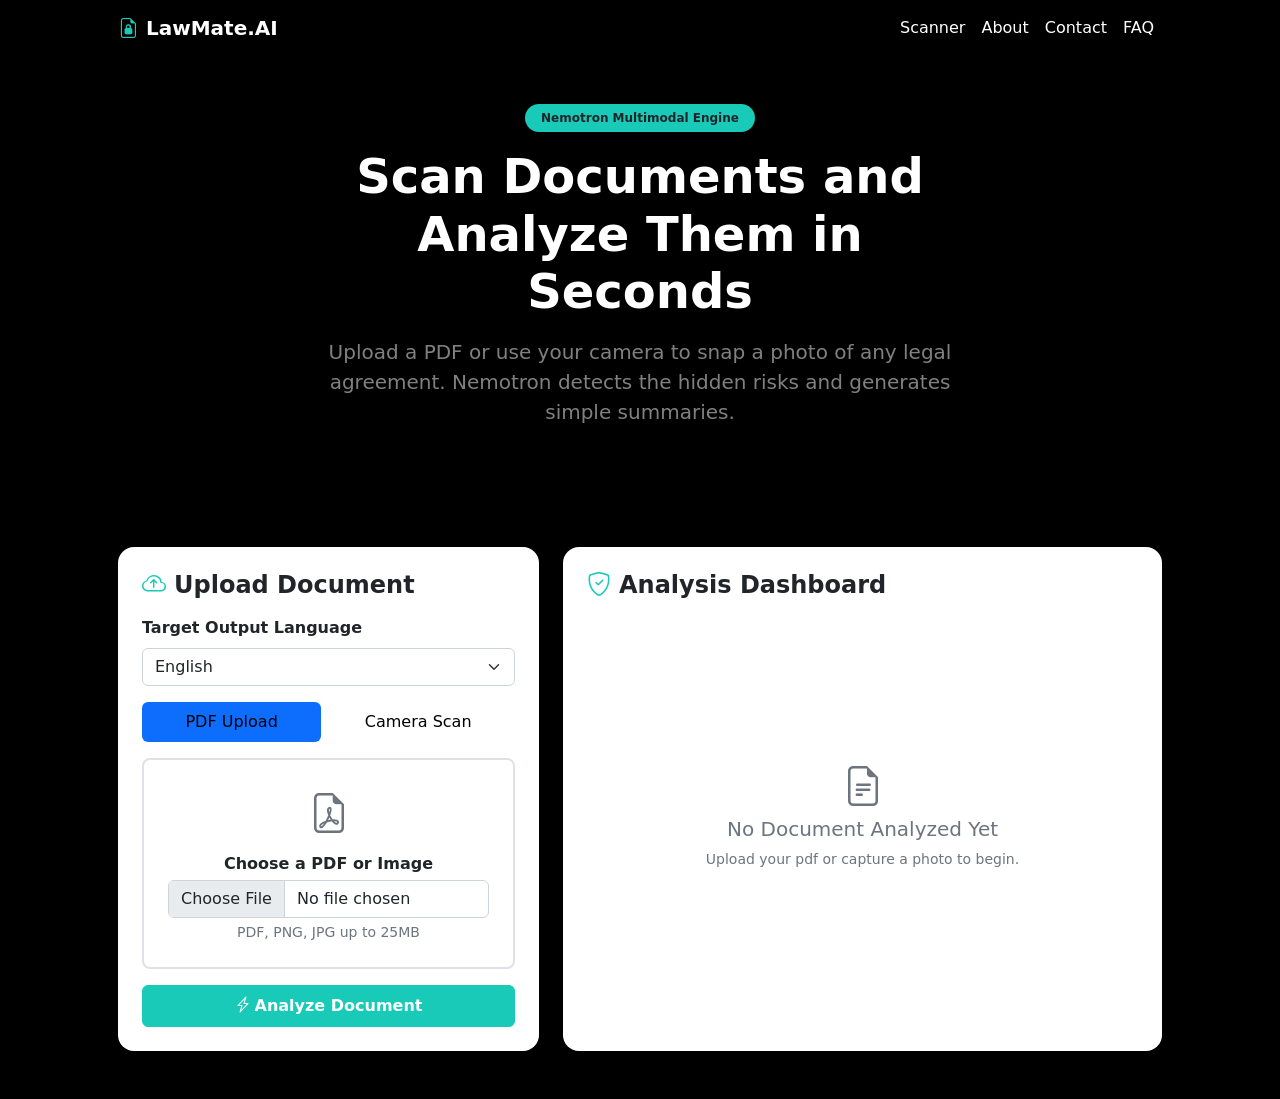
<file: index.html>
<!DOCTYPE html>
<html lang="en">
    <head>
        <meta charset="utf-8" />
        <meta name="viewport" content="width=device-width, initial-scale=1, shrink-to-fit=no" />
        <meta name="description" content="Legal Document Scanner and Analyser" />
        <title>LawMate.AI</title>
        <link rel="icon" type="image/x-icon" href="assets/favicon.ico" />
        <link href="https://cdn.jsdelivr.net/npm/bootstrap-icons@1.11.0/font/bootstrap-icons.css" rel="stylesheet" />
        <link href="css/styles.css" rel="stylesheet" />
    </head>
    <body class="d-flex flex-column h-100 bg-black">
        <main class="flex-shrink-0">
            <!-- Navigation-->
            <nav class="navbar navbar-expand-lg navbar-dark bg-black shadow-sm">
                <div class="container px-4 px-lg-5">
                    <a class="navbar-brand fw-bold" href="index.html">
                        <i class="bi bi-file-earmark-lock2 text-primary me-2"></i>LawMate.AI
                    </a>
                    <button class="navbar-toggler" type="button" data-bs-toggle="collapse" data-bs-target="#navbarSupportedContent" aria-controls="navbarSupportedContent" aria-expanded="false" aria-label="Toggle navigation">
                        <span class="navbar-toggler-icon"></span>
                    </button>
                    <div class="collapse navbar-collapse" id="navbarSupportedContent">
                        <ul class="navbar-nav ms-auto mb-2 mb-lg-0">
                            <li class="nav-item"><a class="nav-link active" href="index.html">Scanner</a></li>
                            <li class="nav-item"><a class="nav-link" href="about.html">About</a></li>
                            <li class="nav-item"><a class="nav-link" href="contact.html">Contact</a></li>
                            <li class="nav-item"><a class="nav-link" href="faq.html">FAQ</a></li>
                        </ul>
                    </div>
                </div>
            </nav>

            <!-- Header-->
            <header class="bg-black py-5 text-white">
                <div class="container px-4 px-lg-5">
                    <div class="row gx-5 align-items-center justify-content-center">
                        <div class="col-lg-8 text-center">
                            <span class="badge bg-primary px-3 py-2 rounded-pill mb-3 text-dark fw-bold">Nemotron Multimodal Engine</span>
                            <h1 class="display-5 fw-bolder mb-3">Scan Documents and Analyze Them in Seconds</h1>
                            <p class="lead text-white-50 mb-4">Upload a PDF or use your camera to snap a photo of any legal agreement. Nemotron detects the hidden risks and generates simple summaries.</p>
                        </div>
                    </div>
                </div>
            </header>

            <!-- Scanner Workstation Section-->
            <section class="py-5" id="scanner-section">
                <div class="container px-4 px-lg-5">
                    <div class="row g-4">
                        <!-- Left Column: Input Form -->
                        <div class="col-lg-5">
                            <div class="card border-0 shadow-sm rounded-4 p-4 h-100">
                                <h4 class="fw-bold mb-3"><i class="bi bi-cloud-arrow-up text-primary me-2"></i>Upload Document</h4>

                                <form id="documentForm">
                                    <!-- Language Picker -->
                                    <div class="mb-3">
                                        <label for="languageSelect" class="form-label fw-semibold">Target Output Language</label>
                                        <select class="form-select" id="languageSelect">
                                            <option value="en" selected>English</option>
                                            <option value="hi">हिंदी (Hindi)</option>
                                            <option value="fr">Français (French)</option>
                                        </select>
                                    </div>

                                    <!-- Upload Options Tabs -->
                                    <ul class="nav nav-pills nav-fill mb-3" id="inputTab" role="tablist">
                                        <li class="nav-item" role="presentation">
                                            <button style="color:black;" class="nav-link active py-2" id="pdf-tab" data-bs-toggle="tab" data-bs-target="#pdf-tab-pane" type="button" role="tab">PDF Upload</button>
                                        </li>
                                        <li class="nav-item" role="presentation">
                                            <button style="color:black;" class="nav-link py-2" id="camera-tab" data-bs-toggle="tab" data-bs-target="#camera-tab-pane" type="button" role="tab">Camera Scan</button>
                                        </li>
                                    </ul>

                                    <div class="tab-content" id="inputTabContent">
                                        <!-- PDF Pane -->
                                        <div class="tab-pane fade show active" id="pdf-tab-pane" role="tabpanel">
                                            <div class="p-4 border border-2 border-dashed rounded-3 text-center mb-3">
                                                <i class="bi bi-file-earmark-pdf fs-1 text-muted"></i>
                                                <label class="form-label d-block mt-2 mb-1 fw-bold" for="fileInput">Choose a PDF or Image</label>
                                                <input class="form-control" type="file" id="fileInput" accept="application/pdf,image/*" />
                                                <div class="form-text">PDF, PNG, JPG up to 25MB</div>
                                            </div>
                                        </div>

                                        <!-- Camera Pane Made Using Gemini -->
                                        <div class="tab-pane fade text-center" id="camera-tab-pane" role="tabpanel">
                                            <video id="cameraStream" class="w-100 rounded-3 bg-dark mb-2 d-none" autoplay playsinline style="height: 200px; object-fit: cover;"></video>
                                            <canvas id="cameraCanvas" class="d-none"></canvas>
                                            <img id="capturedImage" class="img-fluid rounded-3 mb-2 d-none" style="max-height: 200px;" alt="Captured preview" />
                                            <div class="d-flex gap-2 justify-content-center mb-3">
                                                <button type="button" class="btn btn-sm btn-outline-dark" id="btnStartCamera">
                                                    <i class="bi bi-camera me-1"></i>Open Camera
                                                </button>
                                                <button type="button" class="btn btn-sm btn-primary d-none" id="btnCapturePhoto">
                                                    <i class="bi bi-record-circle me-1"></i>Snap Photo
                                                </button>
                                            </div>
                                        </div>
                                    </div>

                                    <!-- Submit Button -->
                                    <button class="btn btn-primary w-100 py-2 fw-semibold" id="btnAnalyze" type="submit">
                                        <i class="bi bi-lightning-charge me-1"></i>Analyze Document
                                    </button>
                                </form>
                            </div>
                        </div>

                        <!-- Right Column: Results Dashboard -->
                        <div class="col-lg-7">
                            <div class="card border-0 shadow-sm rounded-4 p-4 h-100" id="resultsContainer">
                                <h4 class="fw-bold mb-3"><i class="bi bi-shield-check text-primary me-2"></i>Analysis Dashboard</h4>

                                <!-- Empty State -->
                                <div id="emptyState" class="text-center my-auto py-5 text-muted">
                                    <i class="bi bi-file-earmark-text fs-1 mb-2"></i>
                                    <h5>No Document Analyzed Yet</h5>
                                    <p class="small">Upload your pdf or capture a photo to begin.</p>
                                </div>

                                <!-- Loading Spinner -->
                                <div id="loadingState" class="text-center my-auto py-5 d-none">
                                    <div class="spinner-border text-primary mb-3" role="status"></div>
                                    <h5 class="fw-bold">Processing Document...</h5>
                                </div>

                                <!-- Dynamic Report - Currently Hardcoded for a demonstration, need to setup with backend -->
                                <div id="analysisContent" class="d-none">
                                    <!-- Risk Score Alert -->
                                    <div id="riskBanner" class="alert d-flex align-items-center mb-4 rounded-3" role="alert">
                                        <i class="bi fs-3 me-3" id="riskIcon"></i>
                                        <div>
                                            <h6 class="alert-heading fw-bold mb-0" id="riskLevel">Risk Assessment: Low</h6>
                                            <span class="small" id="riskSummaryText">Nemotron detected 0 high-liability clauses.</span>
                                        </div>
                                    </div>

                                    <!-- Summary -->
                                    <div class="mb-4">
                                        <h5 class="fw-bold border-bottom pb-2">Executive Summary</h5>
                                        <p id="summaryText" class="text-muted"></p>
                                    </div>

                                    <!-- Identified Risks -->
                                    <div class="mb-4">
                                        <h5 class="fw-bold border-bottom pb-2 text-danger">Identified Risks &amp; Liabilities</h5>
                                        <ul class="list-group list-group-flush" id="risksList"></ul>
                                    </div>

                                    <!-- Key Clauses -->
                                    <div>
                                        <h5 class="fw-bold border-bottom pb-2">Extracted Key Clauses</h5>
                                        <ul class="list-group list-group-flush" id="clausesList"></ul>
                                    </div>
                                </div>
                            </div>
                        </div>
                    </div>
                </div>
            </section>
        </main>

        <!-- Bootstrap Bundle JS -->
        <script src="https://cdn.jsdelivr.net/npm/bootstrap@5.2.3/dist/js/bootstrap.bundle.min.js"></script>
        <!-- Application Logic -->
        <script src="js/scripts.js"></script>
    </body>
</html>
</file>
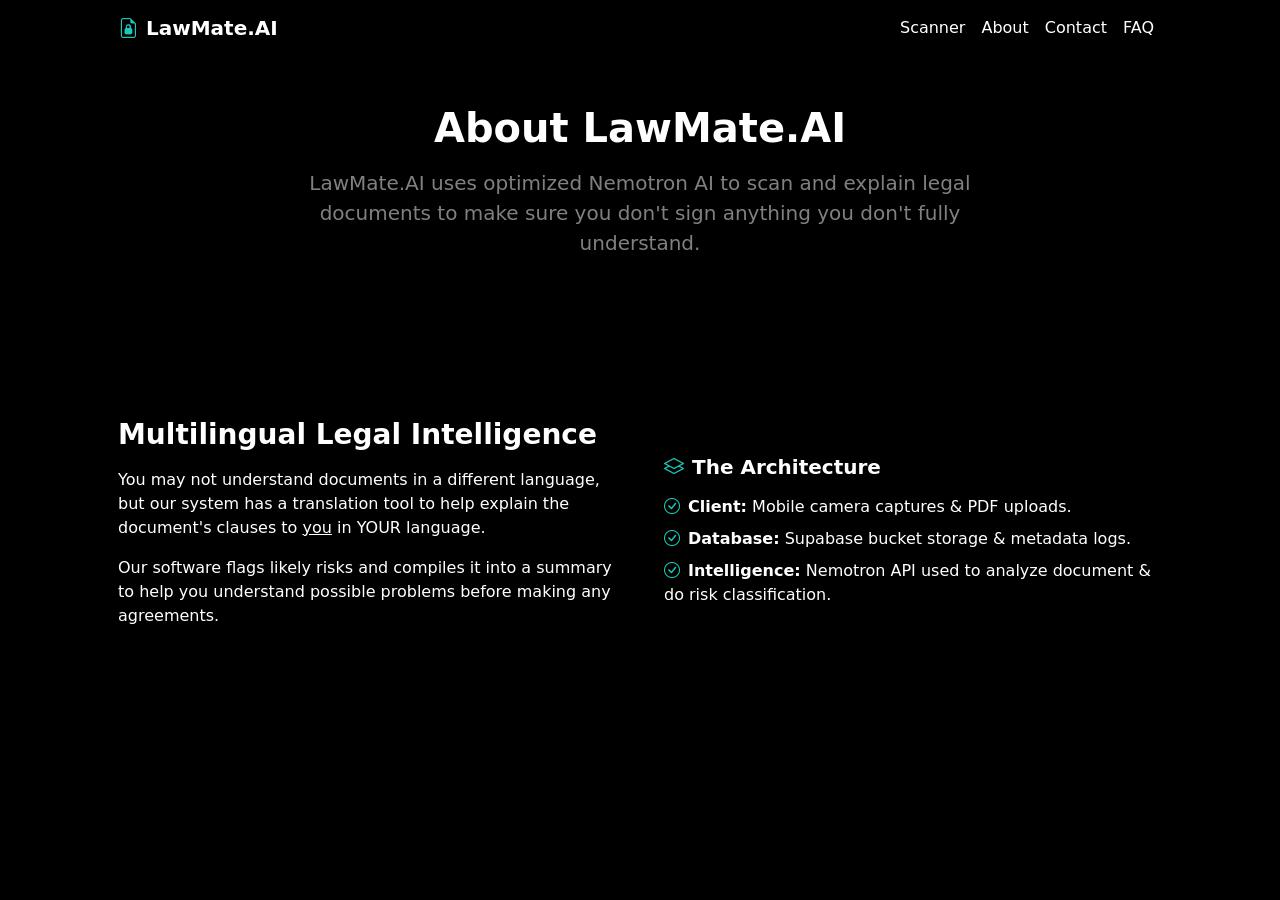
<file: about.html>
<!DOCTYPE html>
<html lang="en">
    <head>
        <meta charset="utf-8" />
        <meta name="viewport" content="width=device-width, initial-scale=1, shrink-to-fit=no" />
        <title>LawMate.AI</title>
        <link rel="icon" type="image/x-icon" href="assets/favicon.ico" />
        <link href="https://cdn.jsdelivr.net/npm/bootstrap-icons@1.11.0/font/bootstrap-icons.css" rel="stylesheet" />
        <link href="css/styles.css" rel="stylesheet" />
    </head>
    <body class="d-flex flex-column bg-black">
        <main class="flex-shrink-0">
            <!-- Navigation-->
            <nav class="navbar navbar-expand-lg navbar-dark bg-black shadow-sm">
                <div class="container px-4 px-lg-5">
                    <a class="navbar-brand fw-bold" href="index.html">
                        <i class="bi bi-file-earmark-lock2 text-primary me-2"></i>LawMate.AI
                    </a>
                    <button class="navbar-toggler" type="button" data-bs-toggle="collapse" data-bs-target="#navbarSupportedContent">
                        <span class="navbar-toggler-icon"></span>
                    </button>
                    <div class="collapse navbar-collapse" id="navbarSupportedContent">
                        <ul class="navbar-nav ms-auto mb-2 mb-lg-0">
                            <li class="nav-item"><a class="nav-link" href="index.html">Scanner</a></li>
                            <li class="nav-item"><a class="nav-link active" href="about.html">About</a></li>
                            <li class="nav-item"><a class="nav-link" href="contact.html">Contact</a></li>
                            <li class="nav-item"><a class="nav-link" href="faq.html">FAQ</a></li>
                        </ul>
                    </div>
                </div>
            </nav>

            <header class="py-5 bg-black text-white text-center">
                <div class="container px-4 px-lg-5">
                    <h1 class="fw-bolder mb-3">About LawMate.AI</h1>
                    <p class="lead text-white-50 mx-auto" style="max-width: 700px;">LawMate.AI uses optimized Nemotron AI to scan and explain legal documents to make sure you don't sign anything you don't fully understand.</p>
                </div>
            </header>

            <section class="py-5">
                <div class="container px-4 px-lg-5 my-5">
                    <div class="row g-5 align-items-center">
                        <div class="col-lg-6">
                            <h3 style="color:white;" class="fw-bolder mb-3">Multilingual Legal Intelligence</h3>
                            <p style="color:white;">You may not understand documents in a different language, but our system has a translation tool to help explain the document's clauses to <u>you</u> in YOUR language.</p>
                            <p style="color:white;">Our software flags likely risks and compiles it into a summary to help you understand possible problems before making any agreements.</p>
                        </div>
                        <div class="col-lg-6">
                            <div class="bg-black">
                                <h5 class="fw-bold mb-3" style="color:white;"><i style="color:white;" class="bi bi-layers text-primary me-2"></i>The Architecture</h5>
                                <ul class="list-unstyled mb-0" style="color:white;">
                                    <li class="mb-2"><i class="bi bi-check-circle text-primary me-2"></i><strong>Client:</strong> Mobile camera captures &amp; PDF uploads.</li>
                                    <li class="mb-2"><i class="bi bi-check-circle text-primary me-2"></i><strong>Database:</strong> Supabase bucket storage &amp; metadata logs.</li>
                                    <li><i class="bi bi-check-circle text-primary me-2"></i><strong>Intelligence:</strong> Nemotron API used to analyze document &amp; do risk classification.</li>
                                </ul>
                            </div>
                        </div>
                    </div>
                </div>
            </section>
        </main>
        <script src="https://cdn.jsdelivr.net/npm/bootstrap@5.2.3/dist/js/bootstrap.bundle.min.js"></script>
    </body>
</html>
</file>
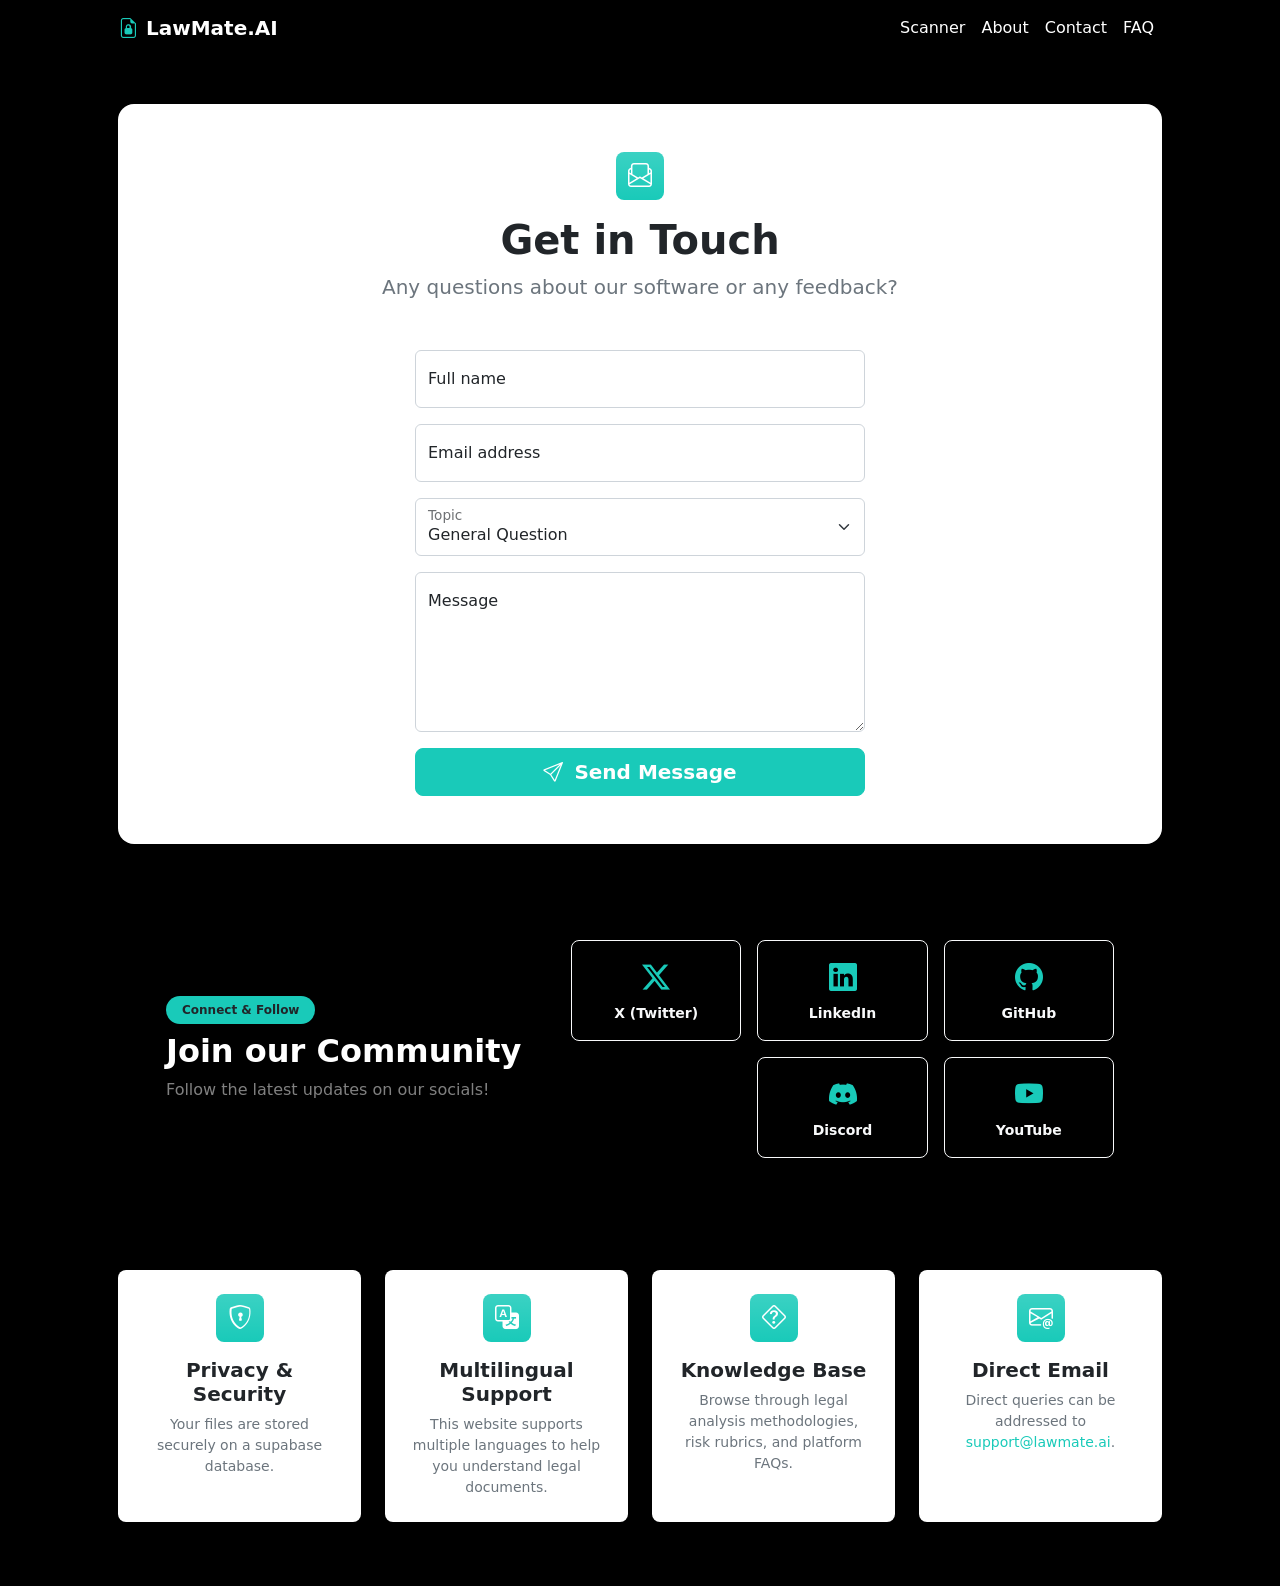
<file: contact.html>
<!DOCTYPE html>
<html lang="en">
    <head>
        <meta charset="utf-8" />
        <meta name="viewport" content="width=device-width, initial-scale=1, shrink-to-fit=no" />
        <meta name="author" content="LawMate.AI" />
        <title>LawMate.AI</title>
        <!-- Favicon-->
        <link rel="icon" type="image/x-icon" href="assets/favicon.ico" />
        <!-- Bootstrap icons-->
        <link href="https://cdn.jsdelivr.net/npm/bootstrap-icons@1.11.0/font/bootstrap-icons.css" rel="stylesheet" />
        <!-- Core theme CSS (uses Bootstrap)-->
        <link href="css/styles.css" rel="stylesheet" />
    </head>
    <body class="d-flex flex-column h-100 bg-black">
        <main class="flex-shrink-0">
            <!-- Navigation-->
            <nav class="navbar navbar-expand-lg navbar-dark bg-black shadow-sm">
                <div class="container px-4 px-lg-5">
                    <a class="navbar-brand fw-bold" href="index.html">
                        <i class="bi bi-file-earmark-lock2 text-primary me-2"></i>LawMate.AI
                    </a>
                    <button class="navbar-toggler" type="button" data-bs-toggle="collapse" data-bs-target="#navbarSupportedContent" aria-controls="navbarSupportedContent" aria-expanded="false" aria-label="Toggle navigation">
                        <span class="navbar-toggler-icon"></span>
                    </button>
                    <div class="collapse navbar-collapse" id="navbarSupportedContent">
                        <ul class="navbar-nav ms-auto mb-2 mb-lg-0">
                            <li class="nav-item"><a class="nav-link" href="index.html">Scanner</a></li>
                            <li class="nav-item"><a class="nav-link" href="about.html">About</a></li>
                            <li class="nav-item"><a class="nav-link active" href="contact.html">Contact</a></li>
                            <li class="nav-item"><a class="nav-link" href="faq.html">FAQ</a></li>
                        </ul>
                    </div>
                </div>
            </nav>

            <!-- Page content-->
            <section class="py-5">
                <div class="container px-4 px-lg-5">
                    <!-- Contact form card-->
                    <div class="bg-white shadow-sm rounded-4 py-5 px-4 px-md-5 mb-5">
                        <div class="text-center mb-5">
                            <div class="feature bg-primary bg-gradient text-white rounded-3 mb-3">
                                <i class="bi bi-envelope-paper"></i>
                            </div>
                            <h1 class="fw-bolder">Get in Touch</h1>
                            <p class="lead fw-normal text-muted mb-0">Any questions about our software or any feedback?</p>
                        </div>
                        <div class="row gx-5 justify-content-center">
                            <div class="col-lg-8 col-xl-6">
                                <form id="contactForm">
                                    <!-- Name input-->
                                    <div class="form-floating mb-3">
                                        <input class="form-control" id="name" type="text" placeholder="Enter your name..." required />
                                        <label for="name">Full name</label>
                                        <div class="invalid-feedback">A name is required.</div>
                                    </div>

                                    <!-- Email address input-->
                                    <div class="form-floating mb-3">
                                        <input class="form-control" id="email" type="email" placeholder="name@example.com" required />
                                        <label for="email">Email address</label>
                                        <div class="invalid-feedback">Please enter a valid email address.</div>
                                    </div>

                                    <!-- Subject/Inquiry Category -->
                                    <div class="form-floating mb-3">
                                        <select class="form-select" id="subject" aria-label="Inquiry Type">
                                            <option value="General Inquiry" selected>General Question</option>
                                            <option value="Technical Support">Technical &amp; Document Parsing Issue</option>
                                            <option value="Enterprise / API">Custom Enterprise &amp; Supabase Integration</option>
                                            <option value="Feedback">Model Accuracy &amp; Translation Feedback</option>
                                        </select>
                                        <label for="subject">Topic</label>
                                    </div>

                                    <!-- Message input-->
                                    <div class="form-floating mb-3">
                                        <textarea class="form-control" id="message" placeholder="Enter your message here..." style="height: 10rem" required></textarea>
                                        <label for="message">Message</label>
                                        <div class="invalid-feedback">A message is required.</div>
                                    </div>

                                    <!-- Success Feedback Banner-->
                                    <div class="alert alert-success d-none mb-3" id="submitSuccessMessage" role="alert">
                                        <div class="d-flex align-items-center">
                                            <i class="bi bi-check-circle-fill fs-4 me-2"></i>
                                            <div>
                                                <strong>Message transmitted successfully!</strong>
                                                <div>We'll get back to you as soon as possible!</div>
                                            </div>
                                        </div>
                                    </div>

                                    <!-- Error Feedback Banner-->
                                    <div class="alert alert-danger d-none mb-3" id="submitErrorMessage" role="alert">
                                        <div class="d-flex align-items-center">
                                            <i class="bi bi-exclamation-triangle-fill fs-4 me-2"></i>
                                            <div>
                                                <strong>Error - Message could not be sent</strong>
                                                <div id="errorDetails">Check your connection and try again.</div>
                                            </div>
                                        </div>
                                    </div>

                                    <!-- Submit Button-->
                                    <div class="d-grid">
                                        <button class="btn btn-primary btn-lg fw-semibold" id="submitButton" type="submit">
                                            <i class="bi bi-send me-1"></i> Send Message
                                        </button>
                                    </div>
                                </form>
                            </div>
                        </div>
                    </div>

                    <!-- NEW: Social Media & Community Channels Section -->
                    <div class="bg-black text-white shadow-sm rounded-4 py-5 px-4 px-md-5 mb-5">
                        <div class="row align-items-center justify-content-between g-4">
                            <div class="col-lg-5 text-center text-lg-start">
                                <span class="badge bg-primary text-dark fw-bold px-3 py-2 rounded-pill mb-2">Connect &amp; Follow</span>
                                <h2 class="fw-bolder mb-2">Join our Community</h2>
                                <p class="text-white-50 mb-0">Follow the latest updates on our socials!</p>
                            </div>
                            <div class="col-lg-7">
                                <div class="row g-3 justify-content-center justify-content-lg-end">
                                    <!-- X / Twitter -->
                                    <div class="col-6 col-sm-4">
                                        <a href="https://www.youtube.com/watch?v=dQw4w9WgXcQ" target="_blank" rel="noopener noreferrer" class="btn btn-outline-light w-100 py-3 rounded-3 d-flex flex-column align-items-center text-decoration-none">
                                            <i class="bi bi-twitter-x fs-3 mb-1 text-primary"></i>
                                            <span class="small fw-semibold">X (Twitter)</span>
                                        </a>
                                    </div>
                                    <!-- LinkedIn -->
                                    <div class="col-6 col-sm-4">
                                        <a href="https://www.youtube.com/watch?v=dQw4w9WgXcQ" target="_blank" rel="noopener noreferrer" class="btn btn-outline-light w-100 py-3 rounded-3 d-flex flex-column align-items-center text-decoration-none">
                                            <i class="bi bi-linkedin fs-3 mb-1 text-primary"></i>
                                            <span class="small fw-semibold">LinkedIn</span>
                                        </a>
                                    </div>
                                    <!-- GitHub -->
                                    <div class="col-6 col-sm-4">
                                        <a href="https://www.youtube.com/watch?v=dQw4w9WgXcQ" target="_blank" rel="noopener noreferrer" class="btn btn-outline-light w-100 py-3 rounded-3 d-flex flex-column align-items-center text-decoration-none">
                                            <i class="bi bi-github fs-3 mb-1 text-primary"></i>
                                            <span class="small fw-semibold">GitHub</span>
                                        </a>
                                    </div>
                                    <!-- Discord Community -->
                                    <div class="col-6 col-sm-4">
                                        <a href="https://www.youtube.com/watch?v=dQw4w9WgXcQ" target="_blank" rel="noopener noreferrer" class="btn btn-outline-light w-100 py-3 rounded-3 d-flex flex-column align-items-center text-decoration-none">
                                            <i class="bi bi-discord fs-3 mb-1 text-primary"></i>
                                            <span class="small fw-semibold">Discord</span>
                                        </a>
                                    </div>
                                    <!-- YouTube -->
                                    <div class="col-6 col-sm-4">
                                        <a href="https://www.youtube.com/watch?v=dQw4w9WgXcQ" target="_blank" rel="noopener noreferrer" class="btn btn-outline-light w-100 py-3 rounded-3 d-flex flex-column align-items-center text-decoration-none">
                                            <i class="bi bi-youtube fs-3 mb-1 text-primary"></i>
                                            <span class="small fw-semibold">YouTube</span>
                                        </a>
                                    </div>
                                </div>
                            </div>
                        </div>
                    </div>

                    <!-- Contact highlight cards-->
                    <div class="row gx-4 gy-4 row-cols-1 row-cols-md-2 row-cols-lg-4 py-3">
                        <div class="col">
                            <div class="card h-100 border-0 shadow-sm p-4 rounded-3 text-center">
                                <div class="feature bg-primary bg-gradient text-white rounded-3 mx-auto mb-3">
                                    <i class="bi bi-shield-lock"></i>
                                </div>
                                <div class="h5 fw-bold mb-2">Privacy &amp; Security</div>
                                <p class="text-muted small mb-0">Your files are stored securely on a supabase database.</p>
                            </div>
                        </div>
                        <div class="col">
                            <div class="card h-100 border-0 shadow-sm p-4 rounded-3 text-center">
                                <div class="feature bg-primary bg-gradient text-white rounded-3 mx-auto mb-3">
                                    <i class="bi bi-translate"></i>
                                </div>
                                <div class="h5 fw-bold mb-2">Multilingual Support</div>
                                <p class="text-muted small mb-0">This website supports multiple languages to help you understand legal documents.</p>
                            </div>
                        </div>
                        <div class="col">
                            <div class="card h-100 border-0 shadow-sm p-4 rounded-3 text-center">
                                <div class="feature bg-primary bg-gradient text-white rounded-3 mx-auto mb-3">
                                    <i class="bi bi-question-diamond"></i>
                                </div>
                                <div class="h5 fw-bold mb-2">Knowledge Base</div>
                                <p class="text-muted small mb-0">Browse through legal analysis methodologies, risk rubrics, and platform FAQs.</p>
                            </div>
                        </div>
                        <div class="col">
                            <div class="card h-100 border-0 shadow-sm p-4 rounded-3 text-center">
                                <div class="feature bg-primary bg-gradient text-white rounded-3 mx-auto mb-3">
                                    <i class="bi bi-envelope-at"></i>
                                </div>
                                <div class="h5 fw-bold mb-2">Direct Email</div>
                                <p class="text-muted small mb-0">Direct queries can be addressed to <a href="mailto:support@lawmate.ai" class="text-primary text-decoration-none">support@lawmate.ai</a>.</p>
                            </div>
                        </div>
                    </div>
                </div>
            </section>
        </main>

        <!-- Bootstrap core JS-->
        <script src="https://cdn.jsdelivr.net/npm/bootstrap@5.2.3/dist/js/bootstrap.bundle.min.js"></script>

        <!-- Form Submission Handler (Supabase ready) -->
        <script>
            document.addEventListener("DOMContentLoaded", () => {
                const contactForm = document.getElementById("contactForm");
                const submitButton = document.getElementById("submitButton");
                const successMsg = document.getElementById("submitSuccessMessage");
                const errorMsg = document.getElementById("submitErrorMessage");
                const errorDetails = document.getElementById("errorDetails");

                contactForm.addEventListener("submit", async (e) => {
                    e.preventDefault();
                    
                    submitButton.disabled = true;
                    submitButton.innerHTML = `<span class="spinner-border spinner-border-sm me-2" role="status" aria-hidden="true"></span>Sending...`;
                    successMsg.classList.add("d-none");
                    errorMsg.classList.add("d-none");

                    const payload = {
                        name: document.getElementById("name").value.trim(),
                        email: document.getElementById("email").value.trim(),
                        subject: document.getElementById("subject").value,
                        message: document.getElementById("message").value.trim(),
                        created_at: new Date().toISOString()
                    };

                    try {
                        // Simulating network delay / Supabase insert
                        await new Promise((resolve) => setTimeout(resolve, 800));

                        successMsg.classList.remove("d-none");
                        contactForm.reset();
                    } catch (err) {
                        console.error("Submission failed:", err);
                        errorDetails.innerText = err.message || "Could not save message.";
                        errorMsg.classList.remove("d-none");
                    } finally {
                        submitButton.disabled = false;
                        submitButton.innerHTML = `<i class="bi bi-send me-1"></i> Send Message`;
                    }
                });
            });
        </script>
    </body>
</html>
</file>
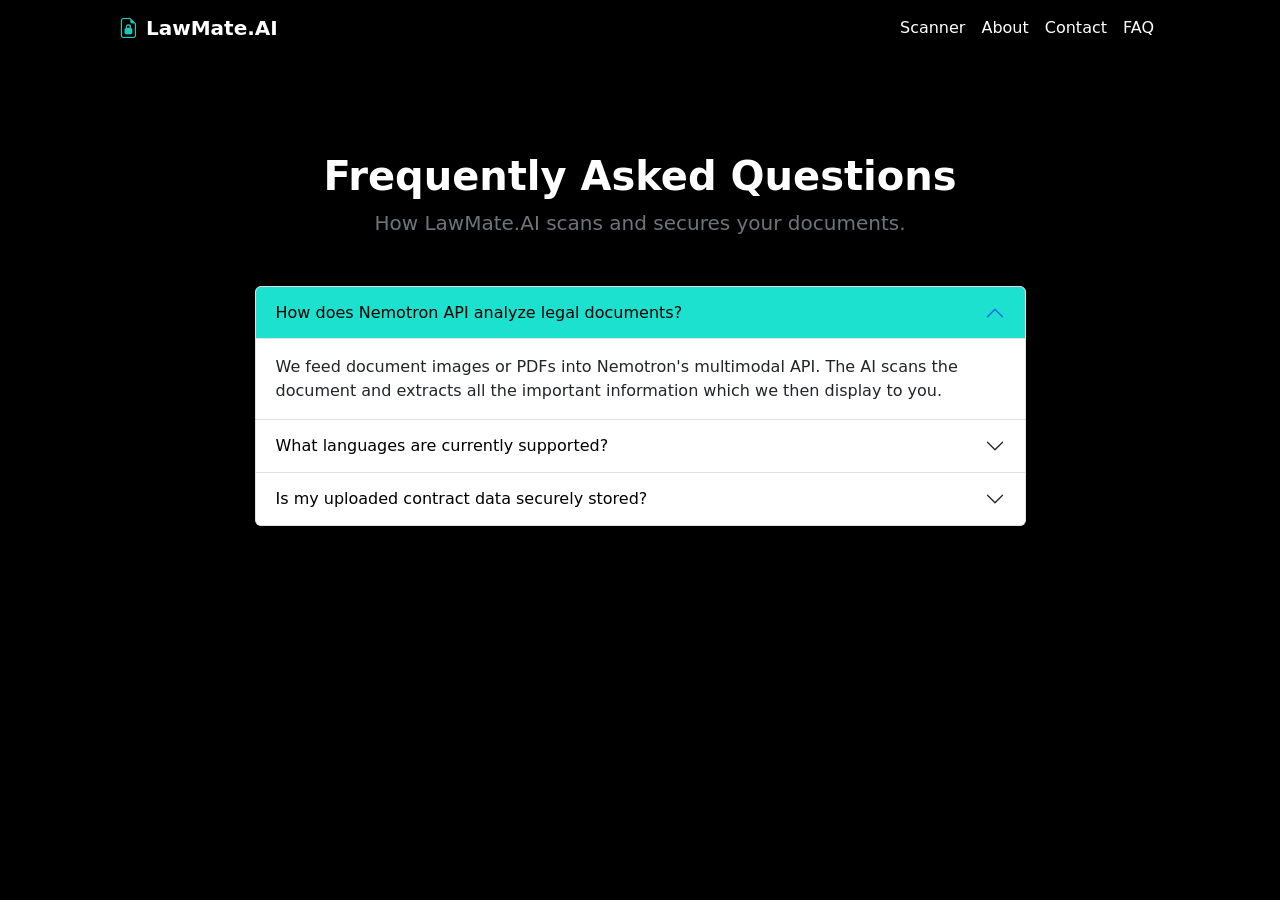
<file: faq.html>
<!DOCTYPE html>
<html lang="en">
    <head>
        <meta charset="utf-8" />
        <meta name="viewport" content="width=device-width, initial-scale=1, shrink-to-fit=no" />
        <title>LawMate.AI</title>
        <link rel="icon" type="image/x-icon" href="assets/favicon.ico" />
        <link href="https://cdn.jsdelivr.net/npm/bootstrap-icons@1.11.0/font/bootstrap-icons.css" rel="stylesheet" />
        <link href="css/styles.css" rel="stylesheet" />
    </head>
    <body class="d-flex flex-column h-100 bg-black">
        <main class="flex-shrink-0">
            <!-- Navigation-->
            <nav class="navbar navbar-expand-lg navbar-dark bg-black shadow-sm">
                <div class="container px-4 px-lg-5">
                    <a class="navbar-brand fw-bold" href="index.html">
                        <i class="bi bi-file-earmark-lock2 text-primary me-2"></i>LawMate.AI
                    </a>
                    <button class="navbar-toggler" type="button" data-bs-toggle="collapse" data-bs-target="#navbarSupportedContent">
                        <span class="navbar-toggler-icon"></span>
                    </button>
                    <div class="collapse navbar-collapse" id="navbarSupportedContent">
                        <ul class="navbar-nav ms-auto mb-2 mb-lg-0">
                            <li class="nav-item"><a class="nav-link" href="index.html">Scanner</a></li>
                            <li class="nav-item"><a class="nav-link" href="about.html">About</a></li>
                            <li class="nav-item"><a class="nav-link" href="contact.html">Contact</a></li>
                            <li class="nav-item"><a class="nav-link active" href="faq.html">FAQ</a></li>
                        </ul>
                    </div>
                </div>
            </nav>

            <section class="py-5">
                <div class="container px-4 px-lg-5 my-5">
                    <div class="text-center mb-5">
                        <h1 class="fw-bolder" style="color:white;">Frequently Asked Questions</h1>
                        <p class="lead fw-normal text-muted mb-0">How LawMate.AI scans and secures your documents.</p>
                    </div>
                    <div class="row gx-5 justify-content-center">
                        <div class="col-xl-9">
                            <div class="accordion shadow-sm rounded-3" id="legalFaqAccordion">
                                <div class="accordion-item">
                                    <h3 class="accordion-header" id="faqOne">
                                        <button class="accordion-button" type="button" data-bs-toggle="collapse" data-bs-target="#collapseOne">
                                            How does Nemotron API analyze legal documents?
                                        </button>
                                    </h3>
                                    <div class="accordion-collapse collapse show" id="collapseOne" data-bs-parent="#legalFaqAccordion">
                                        <div class="accordion-body">
                                            We feed document images or PDFs into Nemotron's multimodal API. The AI scans the document and extracts all the important information which we then display to you.
                                        </div>
                                    </div>
                                </div>
                                <div class="accordion-item">
                                    <h3 class="accordion-header" id="faqTwo">
                                        <button class="accordion-button collapsed" type="button" data-bs-toggle="collapse" data-bs-target="#collapseTwo">
                                            What languages are currently supported?
                                        </button>
                                    </h3>
                                    <div class="accordion-collapse collapse" id="collapseTwo" data-bs-parent="#legalFaqAccordion">
                                        <div class="accordion-body">
                                            Currently, the application supports <strong>English</strong>, <strong>हिंदी (Hindi)</strong>, and <strong>Français (French)</strong>.
                                        </div>
                                    </div>
                                </div>
                                <div class="accordion-item">
                                    <h3 class="accordion-header" id="faqThree">
                                        <button class="accordion-button collapsed" type="button" data-bs-toggle="collapse" data-bs-target="#collapseThree">
                                            Is my uploaded contract data securely stored?
                                        </button>
                                    </h3>
                                    <div class="accordion-collapse collapse" id="collapseThree" data-bs-parent="#legalFaqAccordion">
                                        <div class="accordion-body">
                                            Yes. All files are encrypted and stored inside <u>YOUR</u> private Supabase Storage buckets with strict Row Level Security (RLS) policies.
                                        </div>
                                    </div>
                                </div>
                            </div>
                        </div>
                    </div>
                </div>
            </section>
        </main>
        <script src="https://cdn.jsdelivr.net/npm/bootstrap@5.2.3/dist/js/bootstrap.bundle.min.js"></script>
    </body>
</html>
</file>
<file: css/styles.css>
@charset "UTF-8";

:root {
  --bs-blue: #0d6efd;
  --bs-indigo: #6610f2;
  --bs-purple: #6f42c1;
  --bs-pink: #d63384;
  --bs-red: #dc3545;
  --bs-orange: #fd7e14;
  --bs-yellow: #ffc107;
  --bs-green: #198754;
  --bs-teal: #20c997;
  --bs-cyan: #0dcaf0;
  --bs-black: #000;
  --bs-white: #fff;
  --bs-gray: #6c757d;
  --bs-gray-dark: #343a40;
  --bs-gray-100: #f8f9fa;
  --bs-gray-200: #e9ecef;
  --bs-gray-300: #dee2e6;
  --bs-gray-400: #ced4da;
  --bs-gray-500: #adb5bd;
  --bs-gray-600: #6c757d;
  --bs-gray-700: #495057;
  --bs-gray-800: #343a40;
  --bs-gray-900: #212529;
  --bs-primary: #0d6efd;
  --bs-secondary: #6c757d;
  --bs-success: #198754;
  --bs-info: #0dcaf0;
  --bs-warning: #ffc107;
  --bs-danger: #dc3545;
  --bs-light: #f8f9fa;
  --bs-dark: #212529;
  --bs-primary-rgb: 13, 110, 253;
  --bs-secondary-rgb: 108, 117, 125;
  --bs-success-rgb: 25, 135, 84;
  --bs-info-rgb: 13, 202, 240;
  --bs-warning-rgb: 255, 193, 7;
  --bs-danger-rgb: 220, 53, 69;
  --bs-light-rgb: 248, 249, 250;
  --bs-dark-rgb: 33, 37, 41;
  --bs-white-rgb: 255, 255, 255;
  --bs-black-rgb: 0, 0, 0;
  --bs-body-color-rgb: 33, 37, 41;
  --bs-body-bg-rgb: 255, 255, 255;
  --bs-font-sans-serif: system-ui, -apple-system, "Segoe UI", Roboto, "Helvetica Neue", "Noto Sans", "Liberation Sans", Arial, sans-serif, "Apple Color Emoji", "Segoe UI Emoji", "Segoe UI Symbol", "Noto Color Emoji";
  --bs-font-monospace: SFMono-Regular, Menlo, Monaco, Consolas, "Liberation Mono", "Courier New", monospace;
  --bs-gradient: linear-gradient(180deg, rgba(255, 255, 255, 0.15), rgba(255, 255, 255, 0));
  --bs-body-font-family: var(--bs-font-sans-serif);
  --bs-body-font-size: 1rem;
  --bs-body-font-weight: 400;
  --bs-body-line-height: 1.5;
  --bs-body-color: #212529;
  --bs-body-bg: #fff;
  --bs-border-width: 1px;
  --bs-border-style: solid;
  --bs-border-color: #dee2e6;
  --bs-border-color-translucent: rgba(0, 0, 0, 0.175);
  --bs-border-radius: 0.375rem;
  --bs-border-radius-sm: 0.25rem;
  --bs-border-radius-lg: 0.5rem;
  --bs-border-radius-xl: 1rem;
  --bs-border-radius-2xl: 2rem;
  --bs-border-radius-pill: 50rem;
  --bs-link-color: #1CE1CE;
  --bs-link-hover-color: #1CE1CE;
  --bs-code-color: #d63384;
  --bs-highlight-bg: #fff3cd;
}

*,
*::before,
*::after {
  box-sizing: border-box;
}

@media (prefers-reduced-motion: no-preference) {
  :root {
    scroll-behavior: smooth;
  }
}

body {
  margin: 0;
  font-family: var(--bs-body-font-family);
  font-size: var(--bs-body-font-size);
  font-weight: var(--bs-body-font-weight);
  line-height: var(--bs-body-line-height);
  color: var(--bs-body-color);
  text-align: var(--bs-body-text-align);
  background-color: var(--bs-body-bg);
  -webkit-text-size-adjust: 100%;
  -webkit-tap-highlight-color: rgba(0, 0, 0, 0);
}

hr {
  margin: 1rem 0;
  color: inherit;
  border: 0;
  border-top: 1px solid;
  opacity: 0.25;
}

h6, .h6, h5, .h5, h4, .h4, h3, .h3, h2, .h2, h1, .h1 {
  margin-top: 0;
  margin-bottom: 0.5rem;
  font-weight: 500;
  line-height: 1.2;
}

h1, .h1 {
  font-size: calc(1.375rem + 1.5vw);
}
@media (min-width: 1200px) {
  h1, .h1 {
    font-size: 2.5rem;
  }
}

h2, .h2 {
  font-size: calc(1.325rem + 0.9vw);
}
@media (min-width: 1200px) {
  h2, .h2 {
    font-size: 2rem;
  }
}

h3, .h3 {
  font-size: calc(1.3rem + 0.6vw);
}
@media (min-width: 1200px) {
  h3, .h3 {
    font-size: 1.75rem;
  }
}

h4, .h4 {
  font-size: calc(1.275rem + 0.3vw);
}
@media (min-width: 1200px) {
  h4, .h4 {
    font-size: 1.5rem;
  }
}

h5, .h5 {
  font-size: 1.25rem;
}

h6, .h6 {
  font-size: 1rem;
}

p {
  margin-top: 0;
  margin-bottom: 1rem;
}

abbr[title] {
  -webkit-text-decoration: underline dotted;
          text-decoration: underline dotted;
  cursor: help;
  -webkit-text-decoration-skip-ink: none;
          text-decoration-skip-ink: none;
}

address {
  margin-bottom: 1rem;
  font-style: normal;
  line-height: inherit;
}

ol,
ul {
  padding-left: 2rem;
}

ol,
ul,
dl {
  margin-top: 0;
  margin-bottom: 1rem;
}

ol ol,
ul ul,
ol ul,
ul ol {
  margin-bottom: 0;
}

dt {
  font-weight: 700;
}

dd {
  margin-bottom: 0.5rem;
  margin-left: 0;
}

blockquote {
  margin: 0 0 1rem;
}

b,
strong {
  font-weight: bolder;
}

small, .small {
  font-size: 0.875em;
}

mark, .mark {
  padding: 0.1875em;
  background-color: var(--bs-highlight-bg);
}

sub,
sup {
  position: relative;
  font-size: 0.75em;
  line-height: 0;
  vertical-align: baseline;
}

sub {
  bottom: -0.25em;
}

sup {
  top: -0.5em;
}

a {
  color: var(--bs-link-color);
  text-decoration: underline;
}
a:hover {
  color: var(--bs-link-hover-color);
}

a:not([href]):not([class]), a:not([href]):not([class]):hover {
  color: inherit;
  text-decoration: none;
}

pre,
code,
kbd,
samp {
  font-family: var(--bs-font-monospace);
  font-size: 1em;
}

pre {
  display: block;
  margin-top: 0;
  margin-bottom: 1rem;
  overflow: auto;
  font-size: 0.875em;
}
pre code {
  font-size: inherit;
  color: inherit;
  word-break: normal;
}

code {
  font-size: 0.875em;
  color: var(--bs-code-color);
  word-wrap: break-word;
}
a > code {
  color: inherit;
}

kbd {
  padding: 0.1875rem 0.375rem;
  font-size: 0.875em;
  color: var(--bs-body-bg);
  background-color: var(--bs-body-color);
  border-radius: 0.25rem;
}
kbd kbd {
  padding: 0;
  font-size: 1em;
}

figure {
  margin: 0 0 1rem;
}

img,
svg {
  vertical-align: middle;
}

table {
  caption-side: bottom;
  border-collapse: collapse;
}

caption {
  padding-top: 0.5rem;
  padding-bottom: 0.5rem;
  color: #6c757d;
  text-align: left;
}

th {
  text-align: inherit;
  text-align: -webkit-match-parent;
}

thead,
tbody,
tfoot,
tr,
td,
th {
  border-color: inherit;
  border-style: solid;
  border-width: 0;
}

label {
  display: inline-block;
}

button {
  border-radius: 0;
}

button:focus:not(:focus-visible) {
  outline: 0;
}

input,
button,
select,
optgroup,
textarea {
  margin: 0;
  font-family: inherit;
  font-size: inherit;
  line-height: inherit;
}

button,
select {
  text-transform: none;
}

[role=button] {
  cursor: pointer;
}

select {
  word-wrap: normal;
}
select:disabled {
  opacity: 1;
}

[list]:not([type=date]):not([type=datetime-local]):not([type=month]):not([type=week]):not([type=time])::-webkit-calendar-picker-indicator {
  display: none !important;
}

button,
[type=button],
[type=reset],
[type=submit] {
  -webkit-appearance: button;
}
button:not(:disabled),
[type=button]:not(:disabled),
[type=reset]:not(:disabled),
[type=submit]:not(:disabled) {
  cursor: pointer;
}

::-moz-focus-inner {
  padding: 0;
  border-style: none;
}

textarea {
  resize: vertical;
}

fieldset {
  min-width: 0;
  padding: 0;
  margin: 0;
  border: 0;
}

legend {
  float: left;
  width: 100%;
  padding: 0;
  margin-bottom: 0.5rem;
  font-size: calc(1.275rem + 0.3vw);
  line-height: inherit;
}
@media (min-width: 1200px) {
  legend {
    font-size: 1.5rem;
  }
}
legend + * {
  clear: left;
}

::-webkit-datetime-edit-fields-wrapper,
::-webkit-datetime-edit-text,
::-webkit-datetime-edit-minute,
::-webkit-datetime-edit-hour-field,
::-webkit-datetime-edit-day-field,
::-webkit-datetime-edit-month-field,
::-webkit-datetime-edit-year-field {
  padding: 0;
}

::-webkit-inner-spin-button {
  height: auto;
}

[type=search] {
  outline-offset: -2px;
  -webkit-appearance: textfield;
}

/* rtl:raw:
[type="tel"],
[type="url"],
[type="email"],
[type="number"] {
  direction: ltr;
}
*/
::-webkit-search-decoration {
  -webkit-appearance: none;
}

::-webkit-color-swatch-wrapper {
  padding: 0;
}

::file-selector-button {
  font: inherit;
  -webkit-appearance: button;
}

output {
  display: inline-block;
}

iframe {
  border: 0;
}

summary {
  display: list-item;
  cursor: pointer;
}

progress {
  vertical-align: baseline;
}

[hidden] {
  display: none !important;
}

.lead {
  font-size: 1.25rem;
  font-weight: 300;
}

.display-1 {
  font-size: calc(1.625rem + 4.5vw);
  font-weight: 300;
  line-height: 1.2;
}
@media (min-width: 1200px) {
  .display-1 {
    font-size: 5rem;
  }
}

.display-2 {
  font-size: calc(1.575rem + 3.9vw);
  font-weight: 300;
  line-height: 1.2;
}
@media (min-width: 1200px) {
  .display-2 {
    font-size: 4.5rem;
  }
}

.display-3 {
  font-size: calc(1.525rem + 3.3vw);
  font-weight: 300;
  line-height: 1.2;
}
@media (min-width: 1200px) {
  .display-3 {
    font-size: 4rem;
  }
}

.display-4 {
  font-size: calc(1.475rem + 2.7vw);
  font-weight: 300;
  line-height: 1.2;
}
@media (min-width: 1200px) {
  .display-4 {
    font-size: 3.5rem;
  }
}

.display-5 {
  font-size: calc(1.425rem + 2.1vw);
  font-weight: 300;
  line-height: 1.2;
}
@media (min-width: 1200px) {
  .display-5 {
    font-size: 3rem;
  }
}

.display-6 {
  font-size: calc(1.375rem + 1.5vw);
  font-weight: 300;
  line-height: 1.2;
}
@media (min-width: 1200px) {
  .display-6 {
    font-size: 2.5rem;
  }
}

.list-unstyled {
  padding-left: 0;
  list-style: none;
}

.list-inline {
  padding-left: 0;
  list-style: none;
}

.list-inline-item {
  display: inline-block;
}
.list-inline-item:not(:last-child) {
  margin-right: 0.5rem;
}

.initialism {
  font-size: 0.875em;
  text-transform: uppercase;
}

.blockquote {
  margin-bottom: 1rem;
  font-size: 1.25rem;
}
.blockquote > :last-child {
  margin-bottom: 0;
}

.blockquote-footer {
  margin-top: -1rem;
  margin-bottom: 1rem;
  font-size: 0.875em;
  color: #6c757d;
}
.blockquote-footer::before {
  content: "— ";
}

.img-fluid {
  max-width: 100%;
  height: auto;
}

.img-thumbnail {
  padding: 0.25rem;
  background-color: #fff;
  border: 1px solid var(--bs-border-color);
  border-radius: 0.375rem;
  max-width: 100%;
  height: auto;
}

.figure {
  display: inline-block;
}

.figure-img {
  margin-bottom: 0.5rem;
  line-height: 1;
}

.figure-caption {
  font-size: 0.875em;
  color: #6c757d;
}

.container,
.container-fluid,
.container-xxl,
.container-xl,
.container-lg,
.container-md,
.container-sm {
  --bs-gutter-x: 1.5rem;
  --bs-gutter-y: 0;
  width: 100%;
  padding-right: calc(var(--bs-gutter-x) * 0.5);
  padding-left: calc(var(--bs-gutter-x) * 0.5);
  margin-right: auto;
  margin-left: auto;
}

@media (min-width: 576px) {
  .container-sm, .container {
    max-width: 540px;
  }
}
@media (min-width: 768px) {
  .container-md, .container-sm, .container {
    max-width: 720px;
  }
}
@media (min-width: 992px) {
  .container-lg, .container-md, .container-sm, .container {
    max-width: 960px;
  }
}
@media (min-width: 1200px) {
  .container-xl, .container-lg, .container-md, .container-sm, .container {
    max-width: 1140px;
  }
}
@media (min-width: 1400px) {
  .container-xxl, .container-xl, .container-lg, .container-md, .container-sm, .container {
    max-width: 1320px;
  }
}
.row {
  --bs-gutter-x: 1.5rem;
  --bs-gutter-y: 0;
  display: flex;
  flex-wrap: wrap;
  margin-top: calc(-1 * var(--bs-gutter-y));
  margin-right: calc(-0.5 * var(--bs-gutter-x));
  margin-left: calc(-0.5 * var(--bs-gutter-x));
}
.row > * {
  flex-shrink: 0;
  width: 100%;
  max-width: 100%;
  padding-right: calc(var(--bs-gutter-x) * 0.5);
  padding-left: calc(var(--bs-gutter-x) * 0.5);
  margin-top: var(--bs-gutter-y);
}

.col {
  flex: 1 0 0%;
}

.row-cols-auto > * {
  flex: 0 0 auto;
  width: auto;
}

.row-cols-1 > * {
  flex: 0 0 auto;
  width: 100%;
}

.row-cols-2 > * {
  flex: 0 0 auto;
  width: 50%;
}

.row-cols-3 > * {
  flex: 0 0 auto;
  width: 33.3333333333%;
}

.row-cols-4 > * {
  flex: 0 0 auto;
  width: 25%;
}

.row-cols-5 > * {
  flex: 0 0 auto;
  width: 20%;
}

.row-cols-6 > * {
  flex: 0 0 auto;
  width: 16.6666666667%;
}

.col-auto {
  flex: 0 0 auto;
  width: auto;
}

.col-1 {
  flex: 0 0 auto;
  width: 8.33333333%;
}

.col-2 {
  flex: 0 0 auto;
  width: 16.66666667%;
}

.col-3 {
  flex: 0 0 auto;
  width: 25%;
}

.col-4 {
  flex: 0 0 auto;
  width: 33.33333333%;
}

.col-5 {
  flex: 0 0 auto;
  width: 41.66666667%;
}

.col-6 {
  flex: 0 0 auto;
  width: 50%;
}

.col-7 {
  flex: 0 0 auto;
  width: 58.33333333%;
}

.col-8 {
  flex: 0 0 auto;
  width: 66.66666667%;
}

.col-9 {
  flex: 0 0 auto;
  width: 75%;
}

.col-10 {
  flex: 0 0 auto;
  width: 83.33333333%;
}

.col-11 {
  flex: 0 0 auto;
  width: 91.66666667%;
}

.col-12 {
  flex: 0 0 auto;
  width: 100%;
}

.offset-1 {
  margin-left: 8.33333333%;
}

.offset-2 {
  margin-left: 16.66666667%;
}

.offset-3 {
  margin-left: 25%;
}

.offset-4 {
  margin-left: 33.33333333%;
}

.offset-5 {
  margin-left: 41.66666667%;
}

.offset-6 {
  margin-left: 50%;
}

.offset-7 {
  margin-left: 58.33333333%;
}

.offset-8 {
  margin-left: 66.66666667%;
}

.offset-9 {
  margin-left: 75%;
}

.offset-10 {
  margin-left: 83.33333333%;
}

.offset-11 {
  margin-left: 91.66666667%;
}

.g-0,
.gx-0 {
  --bs-gutter-x: 0;
}

.g-0,
.gy-0 {
  --bs-gutter-y: 0;
}

.g-1,
.gx-1 {
  --bs-gutter-x: 0.25rem;
}

.g-1,
.gy-1 {
  --bs-gutter-y: 0.25rem;
}

.g-2,
.gx-2 {
  --bs-gutter-x: 0.5rem;
}

.g-2,
.gy-2 {
  --bs-gutter-y: 0.5rem;
}

.g-3,
.gx-3 {
  --bs-gutter-x: 1rem;
}

.g-3,
.gy-3 {
  --bs-gutter-y: 1rem;
}

.g-4,
.gx-4 {
  --bs-gutter-x: 1.5rem;
}

.g-4,
.gy-4 {
  --bs-gutter-y: 1.5rem;
}

.g-5,
.gx-5 {
  --bs-gutter-x: 3rem;
}

.g-5,
.gy-5 {
  --bs-gutter-y: 3rem;
}

@media (min-width: 576px) {
  .col-sm {
    flex: 1 0 0%;
  }
  .row-cols-sm-auto > * {
    flex: 0 0 auto;
    width: auto;
  }
  .row-cols-sm-1 > * {
    flex: 0 0 auto;
    width: 100%;
  }
  .row-cols-sm-2 > * {
    flex: 0 0 auto;
    width: 50%;
  }
  .row-cols-sm-3 > * {
    flex: 0 0 auto;
    width: 33.3333333333%;
  }
  .row-cols-sm-4 > * {
    flex: 0 0 auto;
    width: 25%;
  }
  .row-cols-sm-5 > * {
    flex: 0 0 auto;
    width: 20%;
  }
  .row-cols-sm-6 > * {
    flex: 0 0 auto;
    width: 16.6666666667%;
  }
  .col-sm-auto {
    flex: 0 0 auto;
    width: auto;
  }
  .col-sm-1 {
    flex: 0 0 auto;
    width: 8.33333333%;
  }
  .col-sm-2 {
    flex: 0 0 auto;
    width: 16.66666667%;
  }
  .col-sm-3 {
    flex: 0 0 auto;
    width: 25%;
  }
  .col-sm-4 {
    flex: 0 0 auto;
    width: 33.33333333%;
  }
  .col-sm-5 {
    flex: 0 0 auto;
    width: 41.66666667%;
  }
  .col-sm-6 {
    flex: 0 0 auto;
    width: 50%;
  }
  .col-sm-7 {
    flex: 0 0 auto;
    width: 58.33333333%;
  }
  .col-sm-8 {
    flex: 0 0 auto;
    width: 66.66666667%;
  }
  .col-sm-9 {
    flex: 0 0 auto;
    width: 75%;
  }
  .col-sm-10 {
    flex: 0 0 auto;
    width: 83.33333333%;
  }
  .col-sm-11 {
    flex: 0 0 auto;
    width: 91.66666667%;
  }
  .col-sm-12 {
    flex: 0 0 auto;
    width: 100%;
  }
  .offset-sm-0 {
    margin-left: 0;
  }
  .offset-sm-1 {
    margin-left: 8.33333333%;
  }
  .offset-sm-2 {
    margin-left: 16.66666667%;
  }
  .offset-sm-3 {
    margin-left: 25%;
  }
  .offset-sm-4 {
    margin-left: 33.33333333%;
  }
  .offset-sm-5 {
    margin-left: 41.66666667%;
  }
  .offset-sm-6 {
    margin-left: 50%;
  }
  .offset-sm-7 {
    margin-left: 58.33333333%;
  }
  .offset-sm-8 {
    margin-left: 66.66666667%;
  }
  .offset-sm-9 {
    margin-left: 75%;
  }
  .offset-sm-10 {
    margin-left: 83.33333333%;
  }
  .offset-sm-11 {
    margin-left: 91.66666667%;
  }
  .g-sm-0,
  .gx-sm-0 {
    --bs-gutter-x: 0;
  }
  .g-sm-0,
  .gy-sm-0 {
    --bs-gutter-y: 0;
  }
  .g-sm-1,
  .gx-sm-1 {
    --bs-gutter-x: 0.25rem;
  }
  .g-sm-1,
  .gy-sm-1 {
    --bs-gutter-y: 0.25rem;
  }
  .g-sm-2,
  .gx-sm-2 {
    --bs-gutter-x: 0.5rem;
  }
  .g-sm-2,
  .gy-sm-2 {
    --bs-gutter-y: 0.5rem;
  }
  .g-sm-3,
  .gx-sm-3 {
    --bs-gutter-x: 1rem;
  }
  .g-sm-3,
  .gy-sm-3 {
    --bs-gutter-y: 1rem;
  }
  .g-sm-4,
  .gx-sm-4 {
    --bs-gutter-x: 1.5rem;
  }
  .g-sm-4,
  .gy-sm-4 {
    --bs-gutter-y: 1.5rem;
  }
  .g-sm-5,
  .gx-sm-5 {
    --bs-gutter-x: 3rem;
  }
  .g-sm-5,
  .gy-sm-5 {
    --bs-gutter-y: 3rem;
  }
}
@media (min-width: 768px) {
  .col-md {
    flex: 1 0 0%;
  }
  .row-cols-md-auto > * {
    flex: 0 0 auto;
    width: auto;
  }
  .row-cols-md-1 > * {
    flex: 0 0 auto;
    width: 100%;
  }
  .row-cols-md-2 > * {
    flex: 0 0 auto;
    width: 50%;
  }
  .row-cols-md-3 > * {
    flex: 0 0 auto;
    width: 33.3333333333%;
  }
  .row-cols-md-4 > * {
    flex: 0 0 auto;
    width: 25%;
  }
  .row-cols-md-5 > * {
    flex: 0 0 auto;
    width: 20%;
  }
  .row-cols-md-6 > * {
    flex: 0 0 auto;
    width: 16.6666666667%;
  }
  .col-md-auto {
    flex: 0 0 auto;
    width: auto;
  }
  .col-md-1 {
    flex: 0 0 auto;
    width: 8.33333333%;
  }
  .col-md-2 {
    flex: 0 0 auto;
    width: 16.66666667%;
  }
  .col-md-3 {
    flex: 0 0 auto;
    width: 25%;
  }
  .col-md-4 {
    flex: 0 0 auto;
    width: 33.33333333%;
  }
  .col-md-5 {
    flex: 0 0 auto;
    width: 41.66666667%;
  }
  .col-md-6 {
    flex: 0 0 auto;
    width: 50%;
  }
  .col-md-7 {
    flex: 0 0 auto;
    width: 58.33333333%;
  }
  .col-md-8 {
    flex: 0 0 auto;
    width: 66.66666667%;
  }
  .col-md-9 {
    flex: 0 0 auto;
    width: 75%;
  }
  .col-md-10 {
    flex: 0 0 auto;
    width: 83.33333333%;
  }
  .col-md-11 {
    flex: 0 0 auto;
    width: 91.66666667%;
  }
  .col-md-12 {
    flex: 0 0 auto;
    width: 100%;
  }
  .offset-md-0 {
    margin-left: 0;
  }
  .offset-md-1 {
    margin-left: 8.33333333%;
  }
  .offset-md-2 {
    margin-left: 16.66666667%;
  }
  .offset-md-3 {
    margin-left: 25%;
  }
  .offset-md-4 {
    margin-left: 33.33333333%;
  }
  .offset-md-5 {
    margin-left: 41.66666667%;
  }
  .offset-md-6 {
    margin-left: 50%;
  }
  .offset-md-7 {
    margin-left: 58.33333333%;
  }
  .offset-md-8 {
    margin-left: 66.66666667%;
  }
  .offset-md-9 {
    margin-left: 75%;
  }
  .offset-md-10 {
    margin-left: 83.33333333%;
  }
  .offset-md-11 {
    margin-left: 91.66666667%;
  }
  .g-md-0,
  .gx-md-0 {
    --bs-gutter-x: 0;
  }
  .g-md-0,
  .gy-md-0 {
    --bs-gutter-y: 0;
  }
  .g-md-1,
  .gx-md-1 {
    --bs-gutter-x: 0.25rem;
  }
  .g-md-1,
  .gy-md-1 {
    --bs-gutter-y: 0.25rem;
  }
  .g-md-2,
  .gx-md-2 {
    --bs-gutter-x: 0.5rem;
  }
  .g-md-2,
  .gy-md-2 {
    --bs-gutter-y: 0.5rem;
  }
  .g-md-3,
  .gx-md-3 {
    --bs-gutter-x: 1rem;
  }
  .g-md-3,
  .gy-md-3 {
    --bs-gutter-y: 1rem;
  }
  .g-md-4,
  .gx-md-4 {
    --bs-gutter-x: 1.5rem;
  }
  .g-md-4,
  .gy-md-4 {
    --bs-gutter-y: 1.5rem;
  }
  .g-md-5,
  .gx-md-5 {
    --bs-gutter-x: 3rem;
  }
  .g-md-5,
  .gy-md-5 {
    --bs-gutter-y: 3rem;
  }
}
@media (min-width: 992px) {
  .col-lg {
    flex: 1 0 0%;
  }
  .row-cols-lg-auto > * {
    flex: 0 0 auto;
    width: auto;
  }
  .row-cols-lg-1 > * {
    flex: 0 0 auto;
    width: 100%;
  }
  .row-cols-lg-2 > * {
    flex: 0 0 auto;
    width: 50%;
  }
  .row-cols-lg-3 > * {
    flex: 0 0 auto;
    width: 33.3333333333%;
  }
  .row-cols-lg-4 > * {
    flex: 0 0 auto;
    width: 25%;
  }
  .row-cols-lg-5 > * {
    flex: 0 0 auto;
    width: 20%;
  }
  .row-cols-lg-6 > * {
    flex: 0 0 auto;
    width: 16.6666666667%;
  }
  .col-lg-auto {
    flex: 0 0 auto;
    width: auto;
  }
  .col-lg-1 {
    flex: 0 0 auto;
    width: 8.33333333%;
  }
  .col-lg-2 {
    flex: 0 0 auto;
    width: 16.66666667%;
  }
  .col-lg-3 {
    flex: 0 0 auto;
    width: 25%;
  }
  .col-lg-4 {
    flex: 0 0 auto;
    width: 33.33333333%;
  }
  .col-lg-5 {
    flex: 0 0 auto;
    width: 41.66666667%;
  }
  .col-lg-6 {
    flex: 0 0 auto;
    width: 50%;
  }
  .col-lg-7 {
    flex: 0 0 auto;
    width: 58.33333333%;
  }
  .col-lg-8 {
    flex: 0 0 auto;
    width: 66.66666667%;
  }
  .col-lg-9 {
    flex: 0 0 auto;
    width: 75%;
  }
  .col-lg-10 {
    flex: 0 0 auto;
    width: 83.33333333%;
  }
  .col-lg-11 {
    flex: 0 0 auto;
    width: 91.66666667%;
  }
  .col-lg-12 {
    flex: 0 0 auto;
    width: 100%;
  }
  .offset-lg-0 {
    margin-left: 0;
  }
  .offset-lg-1 {
    margin-left: 8.33333333%;
  }
  .offset-lg-2 {
    margin-left: 16.66666667%;
  }
  .offset-lg-3 {
    margin-left: 25%;
  }
  .offset-lg-4 {
    margin-left: 33.33333333%;
  }
  .offset-lg-5 {
    margin-left: 41.66666667%;
  }
  .offset-lg-6 {
    margin-left: 50%;
  }
  .offset-lg-7 {
    margin-left: 58.33333333%;
  }
  .offset-lg-8 {
    margin-left: 66.66666667%;
  }
  .offset-lg-9 {
    margin-left: 75%;
  }
  .offset-lg-10 {
    margin-left: 83.33333333%;
  }
  .offset-lg-11 {
    margin-left: 91.66666667%;
  }
  .g-lg-0,
  .gx-lg-0 {
    --bs-gutter-x: 0;
  }
  .g-lg-0,
  .gy-lg-0 {
    --bs-gutter-y: 0;
  }
  .g-lg-1,
  .gx-lg-1 {
    --bs-gutter-x: 0.25rem;
  }
  .g-lg-1,
  .gy-lg-1 {
    --bs-gutter-y: 0.25rem;
  }
  .g-lg-2,
  .gx-lg-2 {
    --bs-gutter-x: 0.5rem;
  }
  .g-lg-2,
  .gy-lg-2 {
    --bs-gutter-y: 0.5rem;
  }
  .g-lg-3,
  .gx-lg-3 {
    --bs-gutter-x: 1rem;
  }
  .g-lg-3,
  .gy-lg-3 {
    --bs-gutter-y: 1rem;
  }
  .g-lg-4,
  .gx-lg-4 {
    --bs-gutter-x: 1.5rem;
  }
  .g-lg-4,
  .gy-lg-4 {
    --bs-gutter-y: 1.5rem;
  }
  .g-lg-5,
  .gx-lg-5 {
    --bs-gutter-x: 3rem;
  }
  .g-lg-5,
  .gy-lg-5 {
    --bs-gutter-y: 3rem;
  }
}
@media (min-width: 1200px) {
  .col-xl {
    flex: 1 0 0%;
  }
  .row-cols-xl-auto > * {
    flex: 0 0 auto;
    width: auto;
  }
  .row-cols-xl-1 > * {
    flex: 0 0 auto;
    width: 100%;
  }
  .row-cols-xl-2 > * {
    flex: 0 0 auto;
    width: 50%;
  }
  .row-cols-xl-3 > * {
    flex: 0 0 auto;
    width: 33.3333333333%;
  }
  .row-cols-xl-4 > * {
    flex: 0 0 auto;
    width: 25%;
  }
  .row-cols-xl-5 > * {
    flex: 0 0 auto;
    width: 20%;
  }
  .row-cols-xl-6 > * {
    flex: 0 0 auto;
    width: 16.6666666667%;
  }
  .col-xl-auto {
    flex: 0 0 auto;
    width: auto;
  }
  .col-xl-1 {
    flex: 0 0 auto;
    width: 8.33333333%;
  }
  .col-xl-2 {
    flex: 0 0 auto;
    width: 16.66666667%;
  }
  .col-xl-3 {
    flex: 0 0 auto;
    width: 25%;
  }
  .col-xl-4 {
    flex: 0 0 auto;
    width: 33.33333333%;
  }
  .col-xl-5 {
    flex: 0 0 auto;
    width: 41.66666667%;
  }
  .col-xl-6 {
    flex: 0 0 auto;
    width: 50%;
  }
  .col-xl-7 {
    flex: 0 0 auto;
    width: 58.33333333%;
  }
  .col-xl-8 {
    flex: 0 0 auto;
    width: 66.66666667%;
  }
  .col-xl-9 {
    flex: 0 0 auto;
    width: 75%;
  }
  .col-xl-10 {
    flex: 0 0 auto;
    width: 83.33333333%;
  }
  .col-xl-11 {
    flex: 0 0 auto;
    width: 91.66666667%;
  }
  .col-xl-12 {
    flex: 0 0 auto;
    width: 100%;
  }
  .offset-xl-0 {
    margin-left: 0;
  }
  .offset-xl-1 {
    margin-left: 8.33333333%;
  }
  .offset-xl-2 {
    margin-left: 16.66666667%;
  }
  .offset-xl-3 {
    margin-left: 25%;
  }
  .offset-xl-4 {
    margin-left: 33.33333333%;
  }
  .offset-xl-5 {
    margin-left: 41.66666667%;
  }
  .offset-xl-6 {
    margin-left: 50%;
  }
  .offset-xl-7 {
    margin-left: 58.33333333%;
  }
  .offset-xl-8 {
    margin-left: 66.66666667%;
  }
  .offset-xl-9 {
    margin-left: 75%;
  }
  .offset-xl-10 {
    margin-left: 83.33333333%;
  }
  .offset-xl-11 {
    margin-left: 91.66666667%;
  }
  .g-xl-0,
  .gx-xl-0 {
    --bs-gutter-x: 0;
  }
  .g-xl-0,
  .gy-xl-0 {
    --bs-gutter-y: 0;
  }
  .g-xl-1,
  .gx-xl-1 {
    --bs-gutter-x: 0.25rem;
  }
  .g-xl-1,
  .gy-xl-1 {
    --bs-gutter-y: 0.25rem;
  }
  .g-xl-2,
  .gx-xl-2 {
    --bs-gutter-x: 0.5rem;
  }
  .g-xl-2,
  .gy-xl-2 {
    --bs-gutter-y: 0.5rem;
  }
  .g-xl-3,
  .gx-xl-3 {
    --bs-gutter-x: 1rem;
  }
  .g-xl-3,
  .gy-xl-3 {
    --bs-gutter-y: 1rem;
  }
  .g-xl-4,
  .gx-xl-4 {
    --bs-gutter-x: 1.5rem;
  }
  .g-xl-4,
  .gy-xl-4 {
    --bs-gutter-y: 1.5rem;
  }
  .g-xl-5,
  .gx-xl-5 {
    --bs-gutter-x: 3rem;
  }
  .g-xl-5,
  .gy-xl-5 {
    --bs-gutter-y: 3rem;
  }
}
@media (min-width: 1400px) {
  .col-xxl {
    flex: 1 0 0%;
  }
  .row-cols-xxl-auto > * {
    flex: 0 0 auto;
    width: auto;
  }
  .row-cols-xxl-1 > * {
    flex: 0 0 auto;
    width: 100%;
  }
  .row-cols-xxl-2 > * {
    flex: 0 0 auto;
    width: 50%;
  }
  .row-cols-xxl-3 > * {
    flex: 0 0 auto;
    width: 33.3333333333%;
  }
  .row-cols-xxl-4 > * {
    flex: 0 0 auto;
    width: 25%;
  }
  .row-cols-xxl-5 > * {
    flex: 0 0 auto;
    width: 20%;
  }
  .row-cols-xxl-6 > * {
    flex: 0 0 auto;
    width: 16.6666666667%;
  }
  .col-xxl-auto {
    flex: 0 0 auto;
    width: auto;
  }
  .col-xxl-1 {
    flex: 0 0 auto;
    width: 8.33333333%;
  }
  .col-xxl-2 {
    flex: 0 0 auto;
    width: 16.66666667%;
  }
  .col-xxl-3 {
    flex: 0 0 auto;
    width: 25%;
  }
  .col-xxl-4 {
    flex: 0 0 auto;
    width: 33.33333333%;
  }
  .col-xxl-5 {
    flex: 0 0 auto;
    width: 41.66666667%;
  }
  .col-xxl-6 {
    flex: 0 0 auto;
    width: 50%;
  }
  .col-xxl-7 {
    flex: 0 0 auto;
    width: 58.33333333%;
  }
  .col-xxl-8 {
    flex: 0 0 auto;
    width: 66.66666667%;
  }
  .col-xxl-9 {
    flex: 0 0 auto;
    width: 75%;
  }
  .col-xxl-10 {
    flex: 0 0 auto;
    width: 83.33333333%;
  }
  .col-xxl-11 {
    flex: 0 0 auto;
    width: 91.66666667%;
  }
  .col-xxl-12 {
    flex: 0 0 auto;
    width: 100%;
  }
  .offset-xxl-0 {
    margin-left: 0;
  }
  .offset-xxl-1 {
    margin-left: 8.33333333%;
  }
  .offset-xxl-2 {
    margin-left: 16.66666667%;
  }
  .offset-xxl-3 {
    margin-left: 25%;
  }
  .offset-xxl-4 {
    margin-left: 33.33333333%;
  }
  .offset-xxl-5 {
    margin-left: 41.66666667%;
  }
  .offset-xxl-6 {
    margin-left: 50%;
  }
  .offset-xxl-7 {
    margin-left: 58.33333333%;
  }
  .offset-xxl-8 {
    margin-left: 66.66666667%;
  }
  .offset-xxl-9 {
    margin-left: 75%;
  }
  .offset-xxl-10 {
    margin-left: 83.33333333%;
  }
  .offset-xxl-11 {
    margin-left: 91.66666667%;
  }
  .g-xxl-0,
  .gx-xxl-0 {
    --bs-gutter-x: 0;
  }
  .g-xxl-0,
  .gy-xxl-0 {
    --bs-gutter-y: 0;
  }
  .g-xxl-1,
  .gx-xxl-1 {
    --bs-gutter-x: 0.25rem;
  }
  .g-xxl-1,
  .gy-xxl-1 {
    --bs-gutter-y: 0.25rem;
  }
  .g-xxl-2,
  .gx-xxl-2 {
    --bs-gutter-x: 0.5rem;
  }
  .g-xxl-2,
  .gy-xxl-2 {
    --bs-gutter-y: 0.5rem;
  }
  .g-xxl-3,
  .gx-xxl-3 {
    --bs-gutter-x: 1rem;
  }
  .g-xxl-3,
  .gy-xxl-3 {
    --bs-gutter-y: 1rem;
  }
  .g-xxl-4,
  .gx-xxl-4 {
    --bs-gutter-x: 1.5rem;
  }
  .g-xxl-4,
  .gy-xxl-4 {
    --bs-gutter-y: 1.5rem;
  }
  .g-xxl-5,
  .gx-xxl-5 {
    --bs-gutter-x: 3rem;
  }
  .g-xxl-5,
  .gy-xxl-5 {
    --bs-gutter-y: 3rem;
  }
}
.table {
  --bs-table-color: var(--bs-body-color);
  --bs-table-bg: transparent;
  --bs-table-border-color: var(--bs-border-color);
  --bs-table-accent-bg: transparent;
  --bs-table-striped-color: var(--bs-body-color);
  --bs-table-striped-bg: rgba(0, 0, 0, 0.05);
  --bs-table-active-color: var(--bs-body-color);
  --bs-table-active-bg: rgba(0, 0, 0, 0.1);
  --bs-table-hover-color: var(--bs-body-color);
  --bs-table-hover-bg: rgba(0, 0, 0, 0.075);
  width: 100%;
  margin-bottom: 1rem;
  color: var(--bs-table-color);
  vertical-align: top;
  border-color: var(--bs-table-border-color);
}
.table > :not(caption) > * > * {
  padding: 0.5rem 0.5rem;
  background-color: var(--bs-table-bg);
  border-bottom-width: 1px;
  box-shadow: inset 0 0 0 9999px var(--bs-table-accent-bg);
}
.table > tbody {
  vertical-align: inherit;
}
.table > thead {
  vertical-align: bottom;
}

.table-group-divider {
  border-top: 2px solid currentcolor;
}

.caption-top {
  caption-side: top;
}

.table-sm > :not(caption) > * > * {
  padding: 0.25rem 0.25rem;
}

.table-bordered > :not(caption) > * {
  border-width: 1px 0;
}
.table-bordered > :not(caption) > * > * {
  border-width: 0 1px;
}

.table-borderless > :not(caption) > * > * {
  border-bottom-width: 0;
}
.table-borderless > :not(:first-child) {
  border-top-width: 0;
}

.table-striped > tbody > tr:nth-of-type(odd) > * {
  --bs-table-accent-bg: var(--bs-table-striped-bg);
  color: var(--bs-table-striped-color);
}

.table-striped-columns > :not(caption) > tr > :nth-child(even) {
  --bs-table-accent-bg: var(--bs-table-striped-bg);
  color: var(--bs-table-striped-color);
}

.table-active {
  --bs-table-accent-bg: var(--bs-table-active-bg);
  color: var(--bs-table-active-color);
}

.table-hover > tbody > tr:hover > * {
  --bs-table-accent-bg: var(--bs-table-hover-bg);
  color: var(--bs-table-hover-color);
}

.table-primary {
  --bs-table-color: #000;
  --bs-table-bg: #cfe2ff;
  --bs-table-border-color: #bacbe6;
  --bs-table-striped-bg: #c5d7f2;
  --bs-table-striped-color: #000;
  --bs-table-active-bg: #bacbe6;
  --bs-table-active-color: #000;
  --bs-table-hover-bg: #bfd1ec;
  --bs-table-hover-color: #000;
  color: var(--bs-table-color);
  border-color: var(--bs-table-border-color);
}

.table-secondary {
  --bs-table-color: #000;
  --bs-table-bg: #e2e3e5;
  --bs-table-border-color: #cbccce;
  --bs-table-striped-bg: #d7d8da;
  --bs-table-striped-color: #000;
  --bs-table-active-bg: #cbccce;
  --bs-table-active-color: #000;
  --bs-table-hover-bg: #d1d2d4;
  --bs-table-hover-color: #000;
  color: var(--bs-table-color);
  border-color: var(--bs-table-border-color);
}

.table-success {
  --bs-table-color: #000;
  --bs-table-bg: #d1e7dd;
  --bs-table-border-color: #bcd0c7;
  --bs-table-striped-bg: #c7dbd2;
  --bs-table-striped-color: #000;
  --bs-table-active-bg: #bcd0c7;
  --bs-table-active-color: #000;
  --bs-table-hover-bg: #c1d6cc;
  --bs-table-hover-color: #000;
  color: var(--bs-table-color);
  border-color: var(--bs-table-border-color);
}

.table-info {
  --bs-table-color: #000;
  --bs-table-bg: #cff4fc;
  --bs-table-border-color: #badce3;
  --bs-table-striped-bg: #c5e8ef;
  --bs-table-striped-color: #000;
  --bs-table-active-bg: #badce3;
  --bs-table-active-color: #000;
  --bs-table-hover-bg: #bfe2e9;
  --bs-table-hover-color: #000;
  color: var(--bs-table-color);
  border-color: var(--bs-table-border-color);
}

.table-warning {
  --bs-table-color: #000;
  --bs-table-bg: #fff3cd;
  --bs-table-border-color: #e6dbb9;
  --bs-table-striped-bg: #f2e7c3;
  --bs-table-striped-color: #000;
  --bs-table-active-bg: #e6dbb9;
  --bs-table-active-color: #000;
  --bs-table-hover-bg: #ece1be;
  --bs-table-hover-color: #000;
  color: var(--bs-table-color);
  border-color: var(--bs-table-border-color);
}

.table-danger {
  --bs-table-color: #000;
  --bs-table-bg: #f8d7da;
  --bs-table-border-color: #dfc2c4;
  --bs-table-striped-bg: #eccccf;
  --bs-table-striped-color: #000;
  --bs-table-active-bg: #dfc2c4;
  --bs-table-active-color: #000;
  --bs-table-hover-bg: #e5c7ca;
  --bs-table-hover-color: #000;
  color: var(--bs-table-color);
  border-color: var(--bs-table-border-color);
}

.table-light {
  --bs-table-color: #000;
  --bs-table-bg: #f8f9fa;
  --bs-table-border-color: #dfe0e1;
  --bs-table-striped-bg: #ecedee;
  --bs-table-striped-color: #000;
  --bs-table-active-bg: #dfe0e1;
  --bs-table-active-color: #000;
  --bs-table-hover-bg: #e5e6e7;
  --bs-table-hover-color: #000;
  color: var(--bs-table-color);
  border-color: var(--bs-table-border-color);
}

.table-dark {
  --bs-table-color: #fff;
  --bs-table-bg: #212529;
  --bs-table-border-color: #373b3e;
  --bs-table-striped-bg: #2c3034;
  --bs-table-striped-color: #fff;
  --bs-table-active-bg: #373b3e;
  --bs-table-active-color: #fff;
  --bs-table-hover-bg: #323539;
  --bs-table-hover-color: #fff;
  color: var(--bs-table-color);
  border-color: var(--bs-table-border-color);
}

.table-responsive {
  overflow-x: auto;
  -webkit-overflow-scrolling: touch;
}

@media (max-width: 575.98px) {
  .table-responsive-sm {
    overflow-x: auto;
    -webkit-overflow-scrolling: touch;
  }
}
@media (max-width: 767.98px) {
  .table-responsive-md {
    overflow-x: auto;
    -webkit-overflow-scrolling: touch;
  }
}
@media (max-width: 991.98px) {
  .table-responsive-lg {
    overflow-x: auto;
    -webkit-overflow-scrolling: touch;
  }
}
@media (max-width: 1199.98px) {
  .table-responsive-xl {
    overflow-x: auto;
    -webkit-overflow-scrolling: touch;
  }
}
@media (max-width: 1399.98px) {
  .table-responsive-xxl {
    overflow-x: auto;
    -webkit-overflow-scrolling: touch;
  }
}
.form-label {
  margin-bottom: 0.5rem;
}

.col-form-label {
  padding-top: calc(0.375rem + 1px);
  padding-bottom: calc(0.375rem + 1px);
  margin-bottom: 0;
  font-size: inherit;
  line-height: 1.5;
}

.col-form-label-lg {
  padding-top: calc(0.5rem + 1px);
  padding-bottom: calc(0.5rem + 1px);
  font-size: 1.25rem;
}

.col-form-label-sm {
  padding-top: calc(0.25rem + 1px);
  padding-bottom: calc(0.25rem + 1px);
  font-size: 0.875rem;
}

.form-text {
  margin-top: 0.25rem;
  font-size: 0.875em;
  color: #6c757d;
}

.form-control {
  display: block;
  width: 100%;
  padding: 0.375rem 0.75rem;
  font-size: 1rem;
  font-weight: 400;
  line-height: 1.5;
  color: #212529;
  background-color: #fff;
  background-clip: padding-box;
  border: 1px solid #ced4da;
  -webkit-appearance: none;
     -moz-appearance: none;
          appearance: none;
  border-radius: 0.375rem;
  transition: border-color 0.15s ease-in-out, box-shadow 0.15s ease-in-out;
}
@media (prefers-reduced-motion: reduce) {
  .form-control {
    transition: none;
  }
}
.form-control[type=file] {
  overflow: hidden;
}
.form-control[type=file]:not(:disabled):not([readonly]) {
  cursor: pointer;
}
.form-control:focus {
  color: #212529;
  background-color: #fff;
  border-color: #86b7fe;
  outline: 0;
  box-shadow: 0 0 0 0.25rem rgba(13, 110, 253, 0.25);
}
.form-control::-webkit-date-and-time-value {
  height: 1.5em;
}
.form-control::-moz-placeholder {
  color: #6c757d;
  opacity: 1;
}
.form-control::placeholder {
  color: #6c757d;
  opacity: 1;
}
.form-control:disabled {
  background-color: #e9ecef;
  opacity: 1;
}
.form-control::file-selector-button {
  padding: 0.375rem 0.75rem;
  margin: -0.375rem -0.75rem;
  -webkit-margin-end: 0.75rem;
          margin-inline-end: 0.75rem;
  color: #212529;
  background-color: #e9ecef;
  pointer-events: none;
  border-color: inherit;
  border-style: solid;
  border-width: 0;
  border-inline-end-width: 1px;
  border-radius: 0;
  transition: color 0.15s ease-in-out, background-color 0.15s ease-in-out, border-color 0.15s ease-in-out, box-shadow 0.15s ease-in-out;
}
@media (prefers-reduced-motion: reduce) {
  .form-control::file-selector-button {
    transition: none;
  }
}
.form-control:hover:not(:disabled):not([readonly])::file-selector-button {
  background-color: #dde0e3;
}

.form-control-plaintext {
  display: block;
  width: 100%;
  padding: 0.375rem 0;
  margin-bottom: 0;
  line-height: 1.5;
  color: #212529;
  background-color: transparent;
  border: solid transparent;
  border-width: 1px 0;
}
.form-control-plaintext:focus {
  outline: 0;
}
.form-control-plaintext.form-control-sm, .form-control-plaintext.form-control-lg {
  padding-right: 0;
  padding-left: 0;
}

.form-control-sm {
  min-height: calc(1.5em + 0.5rem + 2px);
  padding: 0.25rem 0.5rem;
  font-size: 0.875rem;
  border-radius: 0.25rem;
}
.form-control-sm::file-selector-button {
  padding: 0.25rem 0.5rem;
  margin: -0.25rem -0.5rem;
  -webkit-margin-end: 0.5rem;
          margin-inline-end: 0.5rem;
}

.form-control-lg {
  min-height: calc(1.5em + 1rem + 2px);
  padding: 0.5rem 1rem;
  font-size: 1.25rem;
  border-radius: 0.5rem;
}
.form-control-lg::file-selector-button {
  padding: 0.5rem 1rem;
  margin: -0.5rem -1rem;
  -webkit-margin-end: 1rem;
          margin-inline-end: 1rem;
}

textarea.form-control {
  min-height: calc(1.5em + 0.75rem + 2px);
}
textarea.form-control-sm {
  min-height: calc(1.5em + 0.5rem + 2px);
}
textarea.form-control-lg {
  min-height: calc(1.5em + 1rem + 2px);
}

.form-control-color {
  width: 3rem;
  height: calc(1.5em + 0.75rem + 2px);
  padding: 0.375rem;
}
.form-control-color:not(:disabled):not([readonly]) {
  cursor: pointer;
}
.form-control-color::-moz-color-swatch {
  border: 0 !important;
  border-radius: 0.375rem;
}
.form-control-color::-webkit-color-swatch {
  border-radius: 0.375rem;
}
.form-control-color.form-control-sm {
  height: calc(1.5em + 0.5rem + 2px);
}
.form-control-color.form-control-lg {
  height: calc(1.5em + 1rem + 2px);
}

.form-select {
  display: block;
  width: 100%;
  padding: 0.375rem 2.25rem 0.375rem 0.75rem;
  -moz-padding-start: calc(0.75rem - 3px);
  font-size: 1rem;
  font-weight: 400;
  line-height: 1.5;
  color: #212529;
  background-color: #fff;
  background-image: url("data:image/svg+xml,%3csvg xmlns='http://www.w3.org/2000/svg' viewBox='0 0 16 16'%3e%3cpath fill='none' stroke='%23343a40' stroke-linecap='round' stroke-linejoin='round' stroke-width='2' d='m2 5 6 6 6-6'/%3e%3c/svg%3e");
  background-repeat: no-repeat;
  background-position: right 0.75rem center;
  background-size: 16px 12px;
  border: 1px solid #ced4da;
  border-radius: 0.375rem;
  transition: border-color 0.15s ease-in-out, box-shadow 0.15s ease-in-out;
  -webkit-appearance: none;
     -moz-appearance: none;
          appearance: none;
}
@media (prefers-reduced-motion: reduce) {
  .form-select {
    transition: none;
  }
}
.form-select:focus {
  border-color: #86b7fe;
  outline: 0;
  box-shadow: 0 0 0 0.25rem rgba(13, 110, 253, 0.25);
}
.form-select[multiple], .form-select[size]:not([size="1"]) {
  padding-right: 0.75rem;
  background-image: none;
}
.form-select:disabled {
  background-color: #e9ecef;
}
.form-select:-moz-focusring {
  color: transparent;
  text-shadow: 0 0 0 #212529;
}

.form-select-sm {
  padding-top: 0.25rem;
  padding-bottom: 0.25rem;
  padding-left: 0.5rem;
  font-size: 0.875rem;
  border-radius: 0.25rem;
}

.form-select-lg {
  padding-top: 0.5rem;
  padding-bottom: 0.5rem;
  padding-left: 1rem;
  font-size: 1.25rem;
  border-radius: 0.5rem;
}

.form-check {
  display: block;
  min-height: 1.5rem;
  padding-left: 1.5em;
  margin-bottom: 0.125rem;
}
.form-check .form-check-input {
  float: left;
  margin-left: -1.5em;
}

.form-check-reverse {
  padding-right: 1.5em;
  padding-left: 0;
  text-align: right;
}
.form-check-reverse .form-check-input {
  float: right;
  margin-right: -1.5em;
  margin-left: 0;
}

.form-check-input {
  width: 1em;
  height: 1em;
  margin-top: 0.25em;
  vertical-align: top;
  background-color: #fff;
  background-repeat: no-repeat;
  background-position: center;
  background-size: contain;
  border: 1px solid rgba(0, 0, 0, 0.25);
  -webkit-appearance: none;
     -moz-appearance: none;
          appearance: none;
  -webkit-print-color-adjust: exact;
          print-color-adjust: exact;
}
.form-check-input[type=checkbox] {
  border-radius: 0.25em;
}
.form-check-input[type=radio] {
  border-radius: 50%;
}
.form-check-input:active {
  filter: brightness(90%);
}
.form-check-input:focus {
  border-color: #86b7fe;
  outline: 0;
  box-shadow: 0 0 0 0.25rem rgba(13, 110, 253, 0.25);
}
.form-check-input:checked {
  background-color: #0d6efd;
  border-color: #0d6efd;
}
.form-check-input:checked[type=checkbox] {
  background-image: url("data:image/svg+xml,%3csvg xmlns='http://www.w3.org/2000/svg' viewBox='0 0 20 20'%3e%3cpath fill='none' stroke='%23fff' stroke-linecap='round' stroke-linejoin='round' stroke-width='3' d='m6 10 3 3 6-6'/%3e%3c/svg%3e");
}
.form-check-input:checked[type=radio] {
  background-image: url("data:image/svg+xml,%3csvg xmlns='http://www.w3.org/2000/svg' viewBox='-4 -4 8 8'%3e%3ccircle r='2' fill='%23fff'/%3e%3c/svg%3e");
}
.form-check-input[type=checkbox]:indeterminate {
  background-color: #0d6efd;
  border-color: #0d6efd;
  background-image: url("data:image/svg+xml,%3csvg xmlns='http://www.w3.org/2000/svg' viewBox='0 0 20 20'%3e%3cpath fill='none' stroke='%23fff' stroke-linecap='round' stroke-linejoin='round' stroke-width='3' d='M6 10h8'/%3e%3c/svg%3e");
}
.form-check-input:disabled {
  pointer-events: none;
  filter: none;
  opacity: 0.5;
}
.form-check-input[disabled] ~ .form-check-label, .form-check-input:disabled ~ .form-check-label {
  cursor: default;
  opacity: 0.5;
}

.form-switch {
  padding-left: 2.5em;
}
.form-switch .form-check-input {
  width: 2em;
  margin-left: -2.5em;
  background-image: url("data:image/svg+xml,%3csvg xmlns='http://www.w3.org/2000/svg' viewBox='-4 -4 8 8'%3e%3ccircle r='3' fill='rgba%280, 0, 0, 0.25%29'/%3e%3c/svg%3e");
  background-position: left center;
  border-radius: 2em;
  transition: background-position 0.15s ease-in-out;
}
@media (prefers-reduced-motion: reduce) {
  .form-switch .form-check-input {
    transition: none;
  }
}
.form-switch .form-check-input:focus {
  background-image: url("data:image/svg+xml,%3csvg xmlns='http://www.w3.org/2000/svg' viewBox='-4 -4 8 8'%3e%3ccircle r='3' fill='%2386b7fe'/%3e%3c/svg%3e");
}
.form-switch .form-check-input:checked {
  background-position: right center;
  background-image: url("data:image/svg+xml,%3csvg xmlns='http://www.w3.org/2000/svg' viewBox='-4 -4 8 8'%3e%3ccircle r='3' fill='%23fff'/%3e%3c/svg%3e");
}
.form-switch.form-check-reverse {
  padding-right: 2.5em;
  padding-left: 0;
}
.form-switch.form-check-reverse .form-check-input {
  margin-right: -2.5em;
  margin-left: 0;
}

.form-check-inline {
  display: inline-block;
  margin-right: 1rem;
}

.btn-check {
  position: absolute;
  clip: rect(0, 0, 0, 0);
  pointer-events: none;
}
.btn-check[disabled] + .btn, .btn-check:disabled + .btn {
  pointer-events: none;
  filter: none;
  opacity: 0.65;
}

.form-range {
  width: 100%;
  height: 1.5rem;
  padding: 0;
  background-color: transparent;
  -webkit-appearance: none;
     -moz-appearance: none;
          appearance: none;
}
.form-range:focus {
  outline: 0;
}
.form-range:focus::-webkit-slider-thumb {
  box-shadow: 0 0 0 1px #fff, 0 0 0 0.25rem rgba(13, 110, 253, 0.25);
}
.form-range:focus::-moz-range-thumb {
  box-shadow: 0 0 0 1px #fff, 0 0 0 0.25rem rgba(13, 110, 253, 0.25);
}
.form-range::-moz-focus-outer {
  border: 0;
}
.form-range::-webkit-slider-thumb {
  width: 1rem;
  height: 1rem;
  margin-top: -0.25rem;
  background-color: #0d6efd;
  border: 0;
  border-radius: 1rem;
  -webkit-transition: background-color 0.15s ease-in-out, border-color 0.15s ease-in-out, box-shadow 0.15s ease-in-out;
  transition: background-color 0.15s ease-in-out, border-color 0.15s ease-in-out, box-shadow 0.15s ease-in-out;
  -webkit-appearance: none;
          appearance: none;
}
@media (prefers-reduced-motion: reduce) {
  .form-range::-webkit-slider-thumb {
    -webkit-transition: none;
    transition: none;
  }
}
.form-range::-webkit-slider-thumb:active {
  background-color: #b6d4fe;
}
.form-range::-webkit-slider-runnable-track {
  width: 100%;
  height: 0.5rem;
  color: transparent;
  cursor: pointer;
  background-color: #dee2e6;
  border-color: transparent;
  border-radius: 1rem;
}
.form-range::-moz-range-thumb {
  width: 1rem;
  height: 1rem;
  background-color: #0d6efd;
  border: 0;
  border-radius: 1rem;
  -moz-transition: background-color 0.15s ease-in-out, border-color 0.15s ease-in-out, box-shadow 0.15s ease-in-out;
  transition: background-color 0.15s ease-in-out, border-color 0.15s ease-in-out, box-shadow 0.15s ease-in-out;
  -moz-appearance: none;
       appearance: none;
}
@media (prefers-reduced-motion: reduce) {
  .form-range::-moz-range-thumb {
    -moz-transition: none;
    transition: none;
  }
}
.form-range::-moz-range-thumb:active {
  background-color: #b6d4fe;
}
.form-range::-moz-range-track {
  width: 100%;
  height: 0.5rem;
  color: transparent;
  cursor: pointer;
  background-color: #dee2e6;
  border-color: transparent;
  border-radius: 1rem;
}
.form-range:disabled {
  pointer-events: none;
}
.form-range:disabled::-webkit-slider-thumb {
  background-color: #adb5bd;
}
.form-range:disabled::-moz-range-thumb {
  background-color: #adb5bd;
}

.form-floating {
  position: relative;
}
.form-floating > .form-control,
.form-floating > .form-control-plaintext,
.form-floating > .form-select {
  height: calc(3.5rem + 2px);
  line-height: 1.25;
}
.form-floating > label {
  position: absolute;
  top: 0;
  left: 0;
  width: 100%;
  height: 100%;
  padding: 1rem 0.75rem;
  overflow: hidden;
  text-align: start;
  text-overflow: ellipsis;
  white-space: nowrap;
  pointer-events: none;
  border: 1px solid transparent;
  transform-origin: 0 0;
  transition: opacity 0.1s ease-in-out, transform 0.1s ease-in-out;
}
@media (prefers-reduced-motion: reduce) {
  .form-floating > label {
    transition: none;
  }
}
.form-floating > .form-control,
.form-floating > .form-control-plaintext {
  padding: 1rem 0.75rem;
}
.form-floating > .form-control::-moz-placeholder, .form-floating > .form-control-plaintext::-moz-placeholder {
  color: transparent;
}
.form-floating > .form-control::placeholder,
.form-floating > .form-control-plaintext::placeholder {
  color: transparent;
}
.form-floating > .form-control:not(:-moz-placeholder-shown), .form-floating > .form-control-plaintext:not(:-moz-placeholder-shown) {
  padding-top: 1.625rem;
  padding-bottom: 0.625rem;
}
.form-floating > .form-control:focus, .form-floating > .form-control:not(:placeholder-shown),
.form-floating > .form-control-plaintext:focus,
.form-floating > .form-control-plaintext:not(:placeholder-shown) {
  padding-top: 1.625rem;
  padding-bottom: 0.625rem;
}
.form-floating > .form-control:-webkit-autofill,
.form-floating > .form-control-plaintext:-webkit-autofill {
  padding-top: 1.625rem;
  padding-bottom: 0.625rem;
}
.form-floating > .form-select {
  padding-top: 1.625rem;
  padding-bottom: 0.625rem;
}
.form-floating > .form-control:not(:-moz-placeholder-shown) ~ label {
  opacity: 0.65;
  transform: scale(0.85) translateY(-0.5rem) translateX(0.15rem);
}
.form-floating > .form-control:focus ~ label,
.form-floating > .form-control:not(:placeholder-shown) ~ label,
.form-floating > .form-control-plaintext ~ label,
.form-floating > .form-select ~ label {
  opacity: 0.65;
  transform: scale(0.85) translateY(-0.5rem) translateX(0.15rem);
}
.form-floating > .form-control:-webkit-autofill ~ label {
  opacity: 0.65;
  transform: scale(0.85) translateY(-0.5rem) translateX(0.15rem);
}
.form-floating > .form-control-plaintext ~ label {
  border-width: 1px 0;
}

.input-group {
  position: relative;
  display: flex;
  flex-wrap: wrap;
  align-items: stretch;
  width: 100%;
}
.input-group > .form-control,
.input-group > .form-select,
.input-group > .form-floating {
  position: relative;
  flex: 1 1 auto;
  width: 1%;
  min-width: 0;
}
.input-group > .form-control:focus,
.input-group > .form-select:focus,
.input-group > .form-floating:focus-within {
  z-index: 5;
}
.input-group .btn {
  position: relative;
  z-index: 2;
}
.input-group .btn:focus {
  z-index: 5;
}

.input-group-text {
  display: flex;
  align-items: center;
  padding: 0.375rem 0.75rem;
  font-size: 1rem;
  font-weight: 400;
  line-height: 1.5;
  color: #212529;
  text-align: center;
  white-space: nowrap;
  background-color: #e9ecef;
  border: 1px solid #ced4da;
  border-radius: 0.375rem;
}

.input-group-lg > .form-control,
.input-group-lg > .form-select,
.input-group-lg > .input-group-text,
.input-group-lg > .btn {
  padding: 0.5rem 1rem;
  font-size: 1.25rem;
  border-radius: 0.5rem;
}

.input-group-sm > .form-control,
.input-group-sm > .form-select,
.input-group-sm > .input-group-text,
.input-group-sm > .btn {
  padding: 0.25rem 0.5rem;
  font-size: 0.875rem;
  border-radius: 0.25rem;
}

.input-group-lg > .form-select,
.input-group-sm > .form-select {
  padding-right: 3rem;
}

.input-group:not(.has-validation) > :not(:last-child):not(.dropdown-toggle):not(.dropdown-menu):not(.form-floating),
.input-group:not(.has-validation) > .dropdown-toggle:nth-last-child(n+3),
.input-group:not(.has-validation) > .form-floating:not(:last-child) > .form-control,
.input-group:not(.has-validation) > .form-floating:not(:last-child) > .form-select {
  border-top-right-radius: 0;
  border-bottom-right-radius: 0;
}
.input-group.has-validation > :nth-last-child(n+3):not(.dropdown-toggle):not(.dropdown-menu):not(.form-floating),
.input-group.has-validation > .dropdown-toggle:nth-last-child(n+4),
.input-group.has-validation > .form-floating:nth-last-child(n+3) > .form-control,
.input-group.has-validation > .form-floating:nth-last-child(n+3) > .form-select {
  border-top-right-radius: 0;
  border-bottom-right-radius: 0;
}
.input-group > :not(:first-child):not(.dropdown-menu):not(.valid-tooltip):not(.valid-feedback):not(.invalid-tooltip):not(.invalid-feedback) {
  margin-left: -1px;
  border-top-left-radius: 0;
  border-bottom-left-radius: 0;
}
.input-group > .form-floating:not(:first-child) > .form-control,
.input-group > .form-floating:not(:first-child) > .form-select {
  border-top-left-radius: 0;
  border-bottom-left-radius: 0;
}

.valid-feedback {
  display: none;
  width: 100%;
  margin-top: 0.25rem;
  font-size: 0.875em;
  color: #198754;
}

.valid-tooltip {
  position: absolute;
  top: 100%;
  z-index: 5;
  display: none;
  max-width: 100%;
  padding: 0.25rem 0.5rem;
  margin-top: 0.1rem;
  font-size: 0.875rem;
  color: #fff;
  background-color: rgba(25, 135, 84, 0.9);
  border-radius: 0.375rem;
}

.was-validated :valid ~ .valid-feedback,
.was-validated :valid ~ .valid-tooltip,
.is-valid ~ .valid-feedback,
.is-valid ~ .valid-tooltip {
  display: block;
}

.was-validated .form-control:valid, .form-control.is-valid {
  border-color: #198754;
  padding-right: calc(1.5em + 0.75rem);
  background-image: url("data:image/svg+xml,%3csvg xmlns='http://www.w3.org/2000/svg' viewBox='0 0 8 8'%3e%3cpath fill='%23198754' d='M2.3 6.73.6 4.53c-.4-1.04.46-1.4 1.1-.8l1.1 1.4 3.4-3.8c.6-.63 1.6-.27 1.2.7l-4 4.6c-.43.5-.8.4-1.1.1z'/%3e%3c/svg%3e");
  background-repeat: no-repeat;
  background-position: right calc(0.375em + 0.1875rem) center;
  background-size: calc(0.75em + 0.375rem) calc(0.75em + 0.375rem);
}
.was-validated .form-control:valid:focus, .form-control.is-valid:focus {
  border-color: #198754;
  box-shadow: 0 0 0 0.25rem rgba(25, 135, 84, 0.25);
}

.was-validated textarea.form-control:valid, textarea.form-control.is-valid {
  padding-right: calc(1.5em + 0.75rem);
  background-position: top calc(0.375em + 0.1875rem) right calc(0.375em + 0.1875rem);
}

.was-validated .form-select:valid, .form-select.is-valid {
  border-color: #198754;
}
.was-validated .form-select:valid:not([multiple]):not([size]), .was-validated .form-select:valid:not([multiple])[size="1"], .form-select.is-valid:not([multiple]):not([size]), .form-select.is-valid:not([multiple])[size="1"] {
  padding-right: 4.125rem;
  background-image: url("data:image/svg+xml,%3csvg xmlns='http://www.w3.org/2000/svg' viewBox='0 0 16 16'%3e%3cpath fill='none' stroke='%23343a40' stroke-linecap='round' stroke-linejoin='round' stroke-width='2' d='m2 5 6 6 6-6'/%3e%3c/svg%3e"), url("data:image/svg+xml,%3csvg xmlns='http://www.w3.org/2000/svg' viewBox='0 0 8 8'%3e%3cpath fill='%23198754' d='M2.3 6.73.6 4.53c-.4-1.04.46-1.4 1.1-.8l1.1 1.4 3.4-3.8c.6-.63 1.6-.27 1.2.7l-4 4.6c-.43.5-.8.4-1.1.1z'/%3e%3c/svg%3e");
  background-position: right 0.75rem center, center right 2.25rem;
  background-size: 16px 12px, calc(0.75em + 0.375rem) calc(0.75em + 0.375rem);
}
.was-validated .form-select:valid:focus, .form-select.is-valid:focus {
  border-color: #198754;
  box-shadow: 0 0 0 0.25rem rgba(25, 135, 84, 0.25);
}

.was-validated .form-control-color:valid, .form-control-color.is-valid {
  width: calc(3rem + calc(1.5em + 0.75rem));
}

.was-validated .form-check-input:valid, .form-check-input.is-valid {
  border-color: #198754;
}
.was-validated .form-check-input:valid:checked, .form-check-input.is-valid:checked {
  background-color: #198754;
}
.was-validated .form-check-input:valid:focus, .form-check-input.is-valid:focus {
  box-shadow: 0 0 0 0.25rem rgba(25, 135, 84, 0.25);
}
.was-validated .form-check-input:valid ~ .form-check-label, .form-check-input.is-valid ~ .form-check-label {
  color: #198754;
}

.form-check-inline .form-check-input ~ .valid-feedback {
  margin-left: 0.5em;
}

.was-validated .input-group > .form-control:not(:focus):valid, .input-group > .form-control:not(:focus).is-valid,
.was-validated .input-group > .form-select:not(:focus):valid,
.input-group > .form-select:not(:focus).is-valid,
.was-validated .input-group > .form-floating:not(:focus-within):valid,
.input-group > .form-floating:not(:focus-within).is-valid {
  z-index: 3;
}

.invalid-feedback {
  display: none;
  width: 100%;
  margin-top: 0.25rem;
  font-size: 0.875em;
  color: #dc3545;
}

.invalid-tooltip {
  position: absolute;
  top: 100%;
  z-index: 5;
  display: none;
  max-width: 100%;
  padding: 0.25rem 0.5rem;
  margin-top: 0.1rem;
  font-size: 0.875rem;
  color: #fff;
  background-color: rgba(220, 53, 69, 0.9);
  border-radius: 0.375rem;
}

.was-validated :invalid ~ .invalid-feedback,
.was-validated :invalid ~ .invalid-tooltip,
.is-invalid ~ .invalid-feedback,
.is-invalid ~ .invalid-tooltip {
  display: block;
}

.was-validated .form-control:invalid, .form-control.is-invalid {
  border-color: #dc3545;
  padding-right: calc(1.5em + 0.75rem);
  background-image: url("data:image/svg+xml,%3csvg xmlns='http://www.w3.org/2000/svg' viewBox='0 0 12 12' width='12' height='12' fill='none' stroke='%23dc3545'%3e%3ccircle cx='6' cy='6' r='4.5'/%3e%3cpath stroke-linejoin='round' d='M5.8 3.6h.4L6 6.5z'/%3e%3ccircle cx='6' cy='8.2' r='.6' fill='%23dc3545' stroke='none'/%3e%3c/svg%3e");
  background-repeat: no-repeat;
  background-position: right calc(0.375em + 0.1875rem) center;
  background-size: calc(0.75em + 0.375rem) calc(0.75em + 0.375rem);
}
.was-validated .form-control:invalid:focus, .form-control.is-invalid:focus {
  border-color: #dc3545;
  box-shadow: 0 0 0 0.25rem rgba(220, 53, 69, 0.25);
}

.was-validated textarea.form-control:invalid, textarea.form-control.is-invalid {
  padding-right: calc(1.5em + 0.75rem);
  background-position: top calc(0.375em + 0.1875rem) right calc(0.375em + 0.1875rem);
}

.was-validated .form-select:invalid, .form-select.is-invalid {
  border-color: #dc3545;
}
.was-validated .form-select:invalid:not([multiple]):not([size]), .was-validated .form-select:invalid:not([multiple])[size="1"], .form-select.is-invalid:not([multiple]):not([size]), .form-select.is-invalid:not([multiple])[size="1"] {
  padding-right: 4.125rem;
  background-image: url("data:image/svg+xml,%3csvg xmlns='http://www.w3.org/2000/svg' viewBox='0 0 16 16'%3e%3cpath fill='none' stroke='%23343a40' stroke-linecap='round' stroke-linejoin='round' stroke-width='2' d='m2 5 6 6 6-6'/%3e%3c/svg%3e"), url("data:image/svg+xml,%3csvg xmlns='http://www.w3.org/2000/svg' viewBox='0 0 12 12' width='12' height='12' fill='none' stroke='%23dc3545'%3e%3ccircle cx='6' cy='6' r='4.5'/%3e%3cpath stroke-linejoin='round' d='M5.8 3.6h.4L6 6.5z'/%3e%3ccircle cx='6' cy='8.2' r='.6' fill='%23dc3545' stroke='none'/%3e%3c/svg%3e");
  background-position: right 0.75rem center, center right 2.25rem;
  background-size: 16px 12px, calc(0.75em + 0.375rem) calc(0.75em + 0.375rem);
}
.was-validated .form-select:invalid:focus, .form-select.is-invalid:focus {
  border-color: #dc3545;
  box-shadow: 0 0 0 0.25rem rgba(220, 53, 69, 0.25);
}

.was-validated .form-control-color:invalid, .form-control-color.is-invalid {
  width: calc(3rem + calc(1.5em + 0.75rem));
}

.was-validated .form-check-input:invalid, .form-check-input.is-invalid {
  border-color: #dc3545;
}
.was-validated .form-check-input:invalid:checked, .form-check-input.is-invalid:checked {
  background-color: #dc3545;
}
.was-validated .form-check-input:invalid:focus, .form-check-input.is-invalid:focus {
  box-shadow: 0 0 0 0.25rem rgba(220, 53, 69, 0.25);
}
.was-validated .form-check-input:invalid ~ .form-check-label, .form-check-input.is-invalid ~ .form-check-label {
  color: #dc3545;
}

.form-check-inline .form-check-input ~ .invalid-feedback {
  margin-left: 0.5em;
}

.was-validated .input-group > .form-control:not(:focus):invalid, .input-group > .form-control:not(:focus).is-invalid,
.was-validated .input-group > .form-select:not(:focus):invalid,
.input-group > .form-select:not(:focus).is-invalid,
.was-validated .input-group > .form-floating:not(:focus-within):invalid,
.input-group > .form-floating:not(:focus-within).is-invalid {
  z-index: 4;
}

.btn {
  --bs-btn-padding-x: 0.75rem;
  --bs-btn-padding-y: 0.375rem;
  --bs-btn-font-family: ;
  --bs-btn-font-size: 1rem;
  --bs-btn-font-weight: 400;
  --bs-btn-line-height: 1.5;
  --bs-btn-color: #212529;
  --bs-btn-bg: transparent;
  --bs-btn-border-width: 1px;
  --bs-btn-border-color: transparent;
  --bs-btn-border-radius: 0.375rem;
  --bs-btn-hover-border-color: transparent;
  --bs-btn-box-shadow: inset 0 1px 0 rgba(255, 255, 255, 0.15), 0 1px 1px rgba(0, 0, 0, 0.075);
  --bs-btn-disabled-opacity: 0.65;
  --bs-btn-focus-box-shadow: 0 0 0 0.25rem rgba(var(--bs-btn-focus-shadow-rgb), .5);
  display: inline-block;
  padding: var(--bs-btn-padding-y) var(--bs-btn-padding-x);
  font-family: var(--bs-btn-font-family);
  font-size: var(--bs-btn-font-size);
  font-weight: var(--bs-btn-font-weight);
  line-height: var(--bs-btn-line-height);
  color: var(--bs-btn-color);
  text-align: center;
  text-decoration: none;
  vertical-align: middle;
  cursor: pointer;
  -webkit-user-select: none;
     -moz-user-select: none;
          user-select: none;
  border: var(--bs-btn-border-width) solid var(--bs-btn-border-color);
  border-radius: var(--bs-btn-border-radius);
  background-color: var(--bs-btn-bg);
  transition: color 0.15s ease-in-out, background-color 0.15s ease-in-out, border-color 0.15s ease-in-out, box-shadow 0.15s ease-in-out;
}
@media (prefers-reduced-motion: reduce) {
  .btn {
    transition: none;
  }
}
.btn:hover {
  color: var(--bs-btn-hover-color);
  background-color: var(--bs-btn-hover-bg);
  border-color: var(--bs-btn-hover-border-color);
}
.btn-check + .btn:hover {
  color: var(--bs-btn-color);
  background-color: var(--bs-btn-bg);
  border-color: var(--bs-btn-border-color);
}
.btn:focus-visible {
  color: var(--bs-btn-hover-color);
  background-color: var(--bs-btn-hover-bg);
  border-color: var(--bs-btn-hover-border-color);
  outline: 0;
  box-shadow: var(--bs-btn-focus-box-shadow);
}
.btn-check:focus-visible + .btn {
  border-color: var(--bs-btn-hover-border-color);
  outline: 0;
  box-shadow: var(--bs-btn-focus-box-shadow);
}
.btn-check:checked + .btn, :not(.btn-check) + .btn:active, .btn:first-child:active, .btn.active, .btn.show {
  color: var(--bs-btn-active-color);
  background-color: var(--bs-btn-active-bg);
  border-color: var(--bs-btn-active-border-color);
}
.btn-check:checked + .btn:focus-visible, :not(.btn-check) + .btn:active:focus-visible, .btn:first-child:active:focus-visible, .btn.active:focus-visible, .btn.show:focus-visible {
  box-shadow: var(--bs-btn-focus-box-shadow);
}
.btn:disabled, .btn.disabled, fieldset:disabled .btn {
  color: var(--bs-btn-disabled-color);
  pointer-events: none;
  background-color: var(--bs-btn-disabled-bg);
  border-color: var(--bs-btn-disabled-border-color);
  opacity: var(--bs-btn-disabled-opacity);
}

.btn-primary {
  --bs-btn-color: #fff;
  --bs-btn-bg: #19CAB9;
  --bs-btn-border-color: #19CAB9;
  --bs-btn-hover-color: #fff;
  --bs-btn-hover-bg: #19CAB9;
  --bs-btn-hover-border-color: #19CAB9;
  --bs-btn-focus-shadow-rgb: 49, 132, 253;
  --bs-btn-active-color: #fff;
  --bs-btn-active-bg: #19CAB9;
  --bs-btn-active-border-color: #19CAB9;
  --bs-btn-active-shadow: inset 0 3px 5px rgba(0, 0, 0, 0.125);
  --bs-btn-disabled-color: #fff;
  --bs-btn-disabled-bg: #19CAB9;
  --bs-btn-disabled-border-color: #19CAB9;
}

.btn-secondary {
  --bs-btn-color: #fff;
  --bs-btn-bg: #6c757d;
  --bs-btn-border-color: #6c757d;
  --bs-btn-hover-color: #fff;
  --bs-btn-hover-bg: #5c636a;
  --bs-btn-hover-border-color: #565e64;
  --bs-btn-focus-shadow-rgb: 130, 138, 145;
  --bs-btn-active-color: #fff;
  --bs-btn-active-bg: #565e64;
  --bs-btn-active-border-color: #51585e;
  --bs-btn-active-shadow: inset 0 3px 5px rgba(0, 0, 0, 0.125);
  --bs-btn-disabled-color: #fff;
  --bs-btn-disabled-bg: #6c757d;
  --bs-btn-disabled-border-color: #6c757d;
}

.btn-success {
  --bs-btn-color: #fff;
  --bs-btn-bg: #198754;
  --bs-btn-border-color: #198754;
  --bs-btn-hover-color: #fff;
  --bs-btn-hover-bg: #157347;
  --bs-btn-hover-border-color: #146c43;
  --bs-btn-focus-shadow-rgb: 60, 153, 110;
  --bs-btn-active-color: #fff;
  --bs-btn-active-bg: #146c43;
  --bs-btn-active-border-color: #13653f;
  --bs-btn-active-shadow: inset 0 3px 5px rgba(0, 0, 0, 0.125);
  --bs-btn-disabled-color: #fff;
  --bs-btn-disabled-bg: #198754;
  --bs-btn-disabled-border-color: #198754;
}

.btn-info {
  --bs-btn-color: #000;
  --bs-btn-bg: #0dcaf0;
  --bs-btn-border-color: #0dcaf0;
  --bs-btn-hover-color: #000;
  --bs-btn-hover-bg: #31d2f2;
  --bs-btn-hover-border-color: #25cff2;
  --bs-btn-focus-shadow-rgb: 11, 172, 204;
  --bs-btn-active-color: #000;
  --bs-btn-active-bg: #3dd5f3;
  --bs-btn-active-border-color: #25cff2;
  --bs-btn-active-shadow: inset 0 3px 5px rgba(0, 0, 0, 0.125);
  --bs-btn-disabled-color: #000;
  --bs-btn-disabled-bg: #0dcaf0;
  --bs-btn-disabled-border-color: #0dcaf0;
}

.btn-warning {
  --bs-btn-color: #000;
  --bs-btn-bg: #ffc107;
  --bs-btn-border-color: #ffc107;
  --bs-btn-hover-color: #000;
  --bs-btn-hover-bg: #ffca2c;
  --bs-btn-hover-border-color: #ffc720;
  --bs-btn-focus-shadow-rgb: 217, 164, 6;
  --bs-btn-active-color: #000;
  --bs-btn-active-bg: #ffcd39;
  --bs-btn-active-border-color: #ffc720;
  --bs-btn-active-shadow: inset 0 3px 5px rgba(0, 0, 0, 0.125);
  --bs-btn-disabled-color: #000;
  --bs-btn-disabled-bg: #ffc107;
  --bs-btn-disabled-border-color: #ffc107;
}

.btn-danger {
  --bs-btn-color: #fff;
  --bs-btn-bg: #dc3545;
  --bs-btn-border-color: #dc3545;
  --bs-btn-hover-color: #fff;
  --bs-btn-hover-bg: #bb2d3b;
  --bs-btn-hover-border-color: #b02a37;
  --bs-btn-focus-shadow-rgb: 225, 83, 97;
  --bs-btn-active-color: #fff;
  --bs-btn-active-bg: #b02a37;
  --bs-btn-active-border-color: #a52834;
  --bs-btn-active-shadow: inset 0 3px 5px rgba(0, 0, 0, 0.125);
  --bs-btn-disabled-color: #fff;
  --bs-btn-disabled-bg: #dc3545;
  --bs-btn-disabled-border-color: #dc3545;
}

.btn-light {
  --bs-btn-color: #000;
  --bs-btn-bg: #f8f9fa;
  --bs-btn-border-color: #f8f9fa;
  --bs-btn-hover-color: #000;
  --bs-btn-hover-bg: #d3d4d5;
  --bs-btn-hover-border-color: #c6c7c8;
  --bs-btn-focus-shadow-rgb: 211, 212, 213;
  --bs-btn-active-color: #000;
  --bs-btn-active-bg: #c6c7c8;
  --bs-btn-active-border-color: #babbbc;
  --bs-btn-active-shadow: inset 0 3px 5px rgba(0, 0, 0, 0.125);
  --bs-btn-disabled-color: #000;
  --bs-btn-disabled-bg: #f8f9fa;
  --bs-btn-disabled-border-color: #f8f9fa;
}

.btn-dark {
  --bs-btn-color: #fff;
  --bs-btn-bg: #212529;
  --bs-btn-border-color: #212529;
  --bs-btn-hover-color: #fff;
  --bs-btn-hover-bg: #424649;
  --bs-btn-hover-border-color: #373b3e;
  --bs-btn-focus-shadow-rgb: 66, 70, 73;
  --bs-btn-active-color: #fff;
  --bs-btn-active-bg: #4d5154;
  --bs-btn-active-border-color: #373b3e;
  --bs-btn-active-shadow: inset 0 3px 5px rgba(0, 0, 0, 0.125);
  --bs-btn-disabled-color: #fff;
  --bs-btn-disabled-bg: #212529;
  --bs-btn-disabled-border-color: #212529;
}

.btn-outline-primary {
  --bs-btn-color: #0d6efd;
  --bs-btn-border-color: #0d6efd;
  --bs-btn-hover-color: #fff;
  --bs-btn-hover-bg: #0d6efd;
  --bs-btn-hover-border-color: #0d6efd;
  --bs-btn-focus-shadow-rgb: 13, 110, 253;
  --bs-btn-active-color: #fff;
  --bs-btn-active-bg: #0d6efd;
  --bs-btn-active-border-color: #0d6efd;
  --bs-btn-active-shadow: inset 0 3px 5px rgba(0, 0, 0, 0.125);
  --bs-btn-disabled-color: #0d6efd;
  --bs-btn-disabled-bg: transparent;
  --bs-btn-disabled-border-color: #0d6efd;
  --bs-gradient: none;
}

.btn-outline-secondary {
  --bs-btn-color: #6c757d;
  --bs-btn-border-color: #6c757d;
  --bs-btn-hover-color: #fff;
  --bs-btn-hover-bg: #6c757d;
  --bs-btn-hover-border-color: #6c757d;
  --bs-btn-focus-shadow-rgb: 108, 117, 125;
  --bs-btn-active-color: #fff;
  --bs-btn-active-bg: #6c757d;
  --bs-btn-active-border-color: #6c757d;
  --bs-btn-active-shadow: inset 0 3px 5px rgba(0, 0, 0, 0.125);
  --bs-btn-disabled-color: #6c757d;
  --bs-btn-disabled-bg: transparent;
  --bs-btn-disabled-border-color: #6c757d;
  --bs-gradient: none;
}

.btn-outline-success {
  --bs-btn-color: #198754;
  --bs-btn-border-color: #198754;
  --bs-btn-hover-color: #fff;
  --bs-btn-hover-bg: #198754;
  --bs-btn-hover-border-color: #198754;
  --bs-btn-focus-shadow-rgb: 25, 135, 84;
  --bs-btn-active-color: #fff;
  --bs-btn-active-bg: #198754;
  --bs-btn-active-border-color: #198754;
  --bs-btn-active-shadow: inset 0 3px 5px rgba(0, 0, 0, 0.125);
  --bs-btn-disabled-color: #198754;
  --bs-btn-disabled-bg: transparent;
  --bs-btn-disabled-border-color: #198754;
  --bs-gradient: none;
}

.btn-outline-info {
  --bs-btn-color: #0dcaf0;
  --bs-btn-border-color: #0dcaf0;
  --bs-btn-hover-color: #000;
  --bs-btn-hover-bg: #0dcaf0;
  --bs-btn-hover-border-color: #0dcaf0;
  --bs-btn-focus-shadow-rgb: 13, 202, 240;
  --bs-btn-active-color: #000;
  --bs-btn-active-bg: #0dcaf0;
  --bs-btn-active-border-color: #0dcaf0;
  --bs-btn-active-shadow: inset 0 3px 5px rgba(0, 0, 0, 0.125);
  --bs-btn-disabled-color: #0dcaf0;
  --bs-btn-disabled-bg: transparent;
  --bs-btn-disabled-border-color: #0dcaf0;
  --bs-gradient: none;
}

.btn-outline-warning {
  --bs-btn-color: #ffc107;
  --bs-btn-border-color: #ffc107;
  --bs-btn-hover-color: #000;
  --bs-btn-hover-bg: #ffc107;
  --bs-btn-hover-border-color: #ffc107;
  --bs-btn-focus-shadow-rgb: 255, 193, 7;
  --bs-btn-active-color: #000;
  --bs-btn-active-bg: #ffc107;
  --bs-btn-active-border-color: #ffc107;
  --bs-btn-active-shadow: inset 0 3px 5px rgba(0, 0, 0, 0.125);
  --bs-btn-disabled-color: #ffc107;
  --bs-btn-disabled-bg: transparent;
  --bs-btn-disabled-border-color: #ffc107;
  --bs-gradient: none;
}

.btn-outline-danger {
  --bs-btn-color: #dc3545;
  --bs-btn-border-color: #dc3545;
  --bs-btn-hover-color: #fff;
  --bs-btn-hover-bg: #dc3545;
  --bs-btn-hover-border-color: #dc3545;
  --bs-btn-focus-shadow-rgb: 220, 53, 69;
  --bs-btn-active-color: #fff;
  --bs-btn-active-bg: #dc3545;
  --bs-btn-active-border-color: #dc3545;
  --bs-btn-active-shadow: inset 0 3px 5px rgba(0, 0, 0, 0.125);
  --bs-btn-disabled-color: #dc3545;
  --bs-btn-disabled-bg: transparent;
  --bs-btn-disabled-border-color: #dc3545;
  --bs-gradient: none;
}

.btn-outline-light {
  --bs-btn-color: #f8f9fa;
  --bs-btn-border-color: #f8f9fa;
  --bs-btn-hover-color: #000;
  --bs-btn-hover-bg: #f8f9fa;
  --bs-btn-hover-border-color: #f8f9fa;
  --bs-btn-focus-shadow-rgb: 248, 249, 250;
  --bs-btn-active-color: #000;
  --bs-btn-active-bg: #f8f9fa;
  --bs-btn-active-border-color: #f8f9fa;
  --bs-btn-active-shadow: inset 0 3px 5px rgba(0, 0, 0, 0.125);
  --bs-btn-disabled-color: #f8f9fa;
  --bs-btn-disabled-bg: transparent;
  --bs-btn-disabled-border-color: #f8f9fa;
  --bs-gradient: none;
}

.btn-outline-dark {
  --bs-btn-color: #212529;
  --bs-btn-border-color: #212529;
  --bs-btn-hover-color: #fff;
  --bs-btn-hover-bg: #212529;
  --bs-btn-hover-border-color: #212529;
  --bs-btn-focus-shadow-rgb: 33, 37, 41;
  --bs-btn-active-color: #fff;
  --bs-btn-active-bg: #212529;
  --bs-btn-active-border-color: #212529;
  --bs-btn-active-shadow: inset 0 3px 5px rgba(0, 0, 0, 0.125);
  --bs-btn-disabled-color: #212529;
  --bs-btn-disabled-bg: transparent;
  --bs-btn-disabled-border-color: #212529;
  --bs-gradient: none;
}

.btn-link {
  --bs-btn-font-weight: 400;
  --bs-btn-color: var(--bs-link-color);
  --bs-btn-bg: transparent;
  --bs-btn-border-color: transparent;
  --bs-btn-hover-color: var(--bs-link-hover-color);
  --bs-btn-hover-border-color: transparent;
  --bs-btn-active-color: var(--bs-link-hover-color);
  --bs-btn-active-border-color: transparent;
  --bs-btn-disabled-color: #6c757d;
  --bs-btn-disabled-border-color: transparent;
  --bs-btn-box-shadow: none;
  --bs-btn-focus-shadow-rgb: 49, 132, 253;
  text-decoration: underline;
}
.btn-link:focus-visible {
  color: var(--bs-btn-color);
}
.btn-link:hover {
  color: var(--bs-btn-hover-color);
}

.btn-lg, .btn-group-lg > .btn {
  --bs-btn-padding-y: 0.5rem;
  --bs-btn-padding-x: 1rem;
  --bs-btn-font-size: 1.25rem;
  --bs-btn-border-radius: 0.5rem;
}

.btn-sm, .btn-group-sm > .btn {
  --bs-btn-padding-y: 0.25rem;
  --bs-btn-padding-x: 0.5rem;
  --bs-btn-font-size: 0.875rem;
  --bs-btn-border-radius: 0.25rem;
}

.fade {
  transition: opacity 0.15s linear;
}
@media (prefers-reduced-motion: reduce) {
  .fade {
    transition: none;
  }
}
.fade:not(.show) {
  opacity: 0;
}

.collapse:not(.show) {
  display: none;
}

.collapsing {
  height: 0;
  overflow: hidden;
  transition: height 0.35s ease;
}
@media (prefers-reduced-motion: reduce) {
  .collapsing {
    transition: none;
  }
}
.collapsing.collapse-horizontal {
  width: 0;
  height: auto;
  transition: width 0.35s ease;
}
@media (prefers-reduced-motion: reduce) {
  .collapsing.collapse-horizontal {
    transition: none;
  }
}

.dropup,
.dropend,
.dropdown,
.dropstart,
.dropup-center,
.dropdown-center {
  position: relative;
}

.dropdown-toggle {
  white-space: nowrap;
}
.dropdown-toggle::after {
  display: inline-block;
  margin-left: 0.255em;
  vertical-align: 0.255em;
  content: "";
  border-top: 0.3em solid;
  border-right: 0.3em solid transparent;
  border-bottom: 0;
  border-left: 0.3em solid transparent;
}
.dropdown-toggle:empty::after {
  margin-left: 0;
}

.dropdown-menu {
  --bs-dropdown-zindex: 1000;
  --bs-dropdown-min-width: 10rem;
  --bs-dropdown-padding-x: 0;
  --bs-dropdown-padding-y: 0.5rem;
  --bs-dropdown-spacer: 0.125rem;
  --bs-dropdown-font-size: 1rem;
  --bs-dropdown-color: #212529;
  --bs-dropdown-bg: #fff;
  --bs-dropdown-border-color: var(--bs-border-color-translucent);
  --bs-dropdown-border-radius: 0.375rem;
  --bs-dropdown-border-width: 1px;
  --bs-dropdown-inner-border-radius: calc(0.375rem - 1px);
  --bs-dropdown-divider-bg: var(--bs-border-color-translucent);
  --bs-dropdown-divider-margin-y: 0.5rem;
  --bs-dropdown-box-shadow: 0 0.5rem 1rem rgba(0, 0, 0, 0.15);
  --bs-dropdown-link-color: #212529;
  --bs-dropdown-link-hover-color: #1e2125;
  --bs-dropdown-link-hover-bg: #e9ecef;
  --bs-dropdown-link-active-color: #fff;
  --bs-dropdown-link-active-bg: #0d6efd;
  --bs-dropdown-link-disabled-color: #adb5bd;
  --bs-dropdown-item-padding-x: 1rem;
  --bs-dropdown-item-padding-y: 0.25rem;
  --bs-dropdown-header-color: #6c757d;
  --bs-dropdown-header-padding-x: 1rem;
  --bs-dropdown-header-padding-y: 0.5rem;
  position: absolute;
  z-index: var(--bs-dropdown-zindex);
  display: none;
  min-width: var(--bs-dropdown-min-width);
  padding: var(--bs-dropdown-padding-y) var(--bs-dropdown-padding-x);
  margin: 0;
  font-size: var(--bs-dropdown-font-size);
  color: var(--bs-dropdown-color);
  text-align: left;
  list-style: none;
  background-color: var(--bs-dropdown-bg);
  background-clip: padding-box;
  border: var(--bs-dropdown-border-width) solid var(--bs-dropdown-border-color);
  border-radius: var(--bs-dropdown-border-radius);
}
.dropdown-menu[data-bs-popper] {
  top: 100%;
  left: 0;
  margin-top: var(--bs-dropdown-spacer);
}

.dropdown-menu-start {
  --bs-position: start;
}
.dropdown-menu-start[data-bs-popper] {
  right: auto;
  left: 0;
}

.dropdown-menu-end {
  --bs-position: end;
}
.dropdown-menu-end[data-bs-popper] {
  right: 0;
  left: auto;
}

@media (min-width: 576px) {
  .dropdown-menu-sm-start {
    --bs-position: start;
  }
  .dropdown-menu-sm-start[data-bs-popper] {
    right: auto;
    left: 0;
  }
  .dropdown-menu-sm-end {
    --bs-position: end;
  }
  .dropdown-menu-sm-end[data-bs-popper] {
    right: 0;
    left: auto;
  }
}
@media (min-width: 768px) {
  .dropdown-menu-md-start {
    --bs-position: start;
  }
  .dropdown-menu-md-start[data-bs-popper] {
    right: auto;
    left: 0;
  }
  .dropdown-menu-md-end {
    --bs-position: end;
  }
  .dropdown-menu-md-end[data-bs-popper] {
    right: 0;
    left: auto;
  }
}
@media (min-width: 992px) {
  .dropdown-menu-lg-start {
    --bs-position: start;
  }
  .dropdown-menu-lg-start[data-bs-popper] {
    right: auto;
    left: 0;
  }
  .dropdown-menu-lg-end {
    --bs-position: end;
  }
  .dropdown-menu-lg-end[data-bs-popper] {
    right: 0;
    left: auto;
  }
}
@media (min-width: 1200px) {
  .dropdown-menu-xl-start {
    --bs-position: start;
  }
  .dropdown-menu-xl-start[data-bs-popper] {
    right: auto;
    left: 0;
  }
  .dropdown-menu-xl-end {
    --bs-position: end;
  }
  .dropdown-menu-xl-end[data-bs-popper] {
    right: 0;
    left: auto;
  }
}
@media (min-width: 1400px) {
  .dropdown-menu-xxl-start {
    --bs-position: start;
  }
  .dropdown-menu-xxl-start[data-bs-popper] {
    right: auto;
    left: 0;
  }
  .dropdown-menu-xxl-end {
    --bs-position: end;
  }
  .dropdown-menu-xxl-end[data-bs-popper] {
    right: 0;
    left: auto;
  }
}
.dropup .dropdown-menu[data-bs-popper] {
  top: auto;
  bottom: 100%;
  margin-top: 0;
  margin-bottom: var(--bs-dropdown-spacer);
}
.dropup .dropdown-toggle::after {
  display: inline-block;
  margin-left: 0.255em;
  vertical-align: 0.255em;
  content: "";
  border-top: 0;
  border-right: 0.3em solid transparent;
  border-bottom: 0.3em solid;
  border-left: 0.3em solid transparent;
}
.dropup .dropdown-toggle:empty::after {
  margin-left: 0;
}

.dropend .dropdown-menu[data-bs-popper] {
  top: 0;
  right: auto;
  left: 100%;
  margin-top: 0;
  margin-left: var(--bs-dropdown-spacer);
}
.dropend .dropdown-toggle::after {
  display: inline-block;
  margin-left: 0.255em;
  vertical-align: 0.255em;
  content: "";
  border-top: 0.3em solid transparent;
  border-right: 0;
  border-bottom: 0.3em solid transparent;
  border-left: 0.3em solid;
}
.dropend .dropdown-toggle:empty::after {
  margin-left: 0;
}
.dropend .dropdown-toggle::after {
  vertical-align: 0;
}

.dropstart .dropdown-menu[data-bs-popper] {
  top: 0;
  right: 100%;
  left: auto;
  margin-top: 0;
  margin-right: var(--bs-dropdown-spacer);
}
.dropstart .dropdown-toggle::after {
  display: inline-block;
  margin-left: 0.255em;
  vertical-align: 0.255em;
  content: "";
}
.dropstart .dropdown-toggle::after {
  display: none;
}
.dropstart .dropdown-toggle::before {
  display: inline-block;
  margin-right: 0.255em;
  vertical-align: 0.255em;
  content: "";
  border-top: 0.3em solid transparent;
  border-right: 0.3em solid;
  border-bottom: 0.3em solid transparent;
}
.dropstart .dropdown-toggle:empty::after {
  margin-left: 0;
}
.dropstart .dropdown-toggle::before {
  vertical-align: 0;
}

.dropdown-divider {
  height: 0;
  margin: var(--bs-dropdown-divider-margin-y) 0;
  overflow: hidden;
  border-top: 1px solid var(--bs-dropdown-divider-bg);
  opacity: 1;
}

.dropdown-item {
  display: block;
  width: 100%;
  padding: var(--bs-dropdown-item-padding-y) var(--bs-dropdown-item-padding-x);
  clear: both;
  font-weight: 400;
  color: var(--bs-dropdown-link-color);
  text-align: inherit;
  text-decoration: none;
  white-space: nowrap;
  background-color: transparent;
  border: 0;
}
.dropdown-item:hover, .dropdown-item:focus {
  color: var(--bs-dropdown-link-hover-color);
  background-color: var(--bs-dropdown-link-hover-bg);
}
.dropdown-item.active, .dropdown-item:active {
  color: var(--bs-dropdown-link-active-color);
  text-decoration: none;
  background-color: var(--bs-dropdown-link-active-bg);
}
.dropdown-item.disabled, .dropdown-item:disabled {
  color: var(--bs-dropdown-link-disabled-color);
  pointer-events: none;
  background-color: transparent;
}

.dropdown-menu.show {
  display: block;
}

.dropdown-header {
  display: block;
  padding: var(--bs-dropdown-header-padding-y) var(--bs-dropdown-header-padding-x);
  margin-bottom: 0;
  font-size: 0.875rem;
  color: var(--bs-dropdown-header-color);
  white-space: nowrap;
}

.dropdown-item-text {
  display: block;
  padding: var(--bs-dropdown-item-padding-y) var(--bs-dropdown-item-padding-x);
  color: var(--bs-dropdown-link-color);
}

.dropdown-menu-dark {
  --bs-dropdown-color: #dee2e6;
  --bs-dropdown-bg: #343a40;
  --bs-dropdown-border-color: var(--bs-border-color-translucent);
  --bs-dropdown-box-shadow: ;
  --bs-dropdown-link-color: #dee2e6;
  --bs-dropdown-link-hover-color: #fff;
  --bs-dropdown-divider-bg: var(--bs-border-color-translucent);
  --bs-dropdown-link-hover-bg: rgba(255, 255, 255, 0.15);
  --bs-dropdown-link-active-color: #fff;
  --bs-dropdown-link-active-bg: #0d6efd;
  --bs-dropdown-link-disabled-color: #adb5bd;
  --bs-dropdown-header-color: #adb5bd;
}

.btn-group,
.btn-group-vertical {
  position: relative;
  display: inline-flex;
  vertical-align: middle;
}
.btn-group > .btn,
.btn-group-vertical > .btn {
  position: relative;
  flex: 1 1 auto;
}
.btn-group > .btn-check:checked + .btn,
.btn-group > .btn-check:focus + .btn,
.btn-group > .btn:hover,
.btn-group > .btn:focus,
.btn-group > .btn:active,
.btn-group > .btn.active,
.btn-group-vertical > .btn-check:checked + .btn,
.btn-group-vertical > .btn-check:focus + .btn,
.btn-group-vertical > .btn:hover,
.btn-group-vertical > .btn:focus,
.btn-group-vertical > .btn:active,
.btn-group-vertical > .btn.active {
  z-index: 1;
}

.btn-toolbar {
  display: flex;
  flex-wrap: wrap;
  justify-content: flex-start;
}
.btn-toolbar .input-group {
  width: auto;
}

.btn-group {
  border-radius: 0.375rem;
}
.btn-group > :not(.btn-check:first-child) + .btn,
.btn-group > .btn-group:not(:first-child) {
  margin-left: -1px;
}
.btn-group > .btn:not(:last-child):not(.dropdown-toggle),
.btn-group > .btn.dropdown-toggle-split:first-child,
.btn-group > .btn-group:not(:last-child) > .btn {
  border-top-right-radius: 0;
  border-bottom-right-radius: 0;
}
.btn-group > .btn:nth-child(n+3),
.btn-group > :not(.btn-check) + .btn,
.btn-group > .btn-group:not(:first-child) > .btn {
  border-top-left-radius: 0;
  border-bottom-left-radius: 0;
}

.dropdown-toggle-split {
  padding-right: 0.5625rem;
  padding-left: 0.5625rem;
}
.dropdown-toggle-split::after, .dropup .dropdown-toggle-split::after, .dropend .dropdown-toggle-split::after {
  margin-left: 0;
}
.dropstart .dropdown-toggle-split::before {
  margin-right: 0;
}

.btn-sm + .dropdown-toggle-split, .btn-group-sm > .btn + .dropdown-toggle-split {
  padding-right: 0.375rem;
  padding-left: 0.375rem;
}

.btn-lg + .dropdown-toggle-split, .btn-group-lg > .btn + .dropdown-toggle-split {
  padding-right: 0.75rem;
  padding-left: 0.75rem;
}

.btn-group-vertical {
  flex-direction: column;
  align-items: flex-start;
  justify-content: center;
}
.btn-group-vertical > .btn,
.btn-group-vertical > .btn-group {
  width: 100%;
}
.btn-group-vertical > .btn:not(:first-child),
.btn-group-vertical > .btn-group:not(:first-child) {
  margin-top: -1px;
}
.btn-group-vertical > .btn:not(:last-child):not(.dropdown-toggle),
.btn-group-vertical > .btn-group:not(:last-child) > .btn {
  border-bottom-right-radius: 0;
  border-bottom-left-radius: 0;
}
.btn-group-vertical > .btn ~ .btn,
.btn-group-vertical > .btn-group:not(:first-child) > .btn {
  border-top-left-radius: 0;
  border-top-right-radius: 0;
}

.nav {
  --bs-nav-link-padding-x: 1rem;
  --bs-nav-link-padding-y: 0.5rem;
  --bs-nav-link-font-weight: ;
  --bs-nav-link-color: var(--bs-link-color);
  --bs-nav-link-hover-color: var(--bs-link-hover-color);
  --bs-nav-link-disabled-color: #6c757d;
  display: flex;
  flex-wrap: wrap;
  padding-left: 0;
  margin-bottom: 0;
  list-style: none;
}

.nav-link {
  display: block;
  padding: var(--bs-nav-link-padding-y) var(--bs-nav-link-padding-x);
  font-size: var(--bs-nav-link-font-size);
  font-weight: var(--bs-nav-link-font-weight);
  color: #fff;
  text-decoration: none;
  transition: color 0.15s ease-in-out, background-color 0.15s ease-in-out, border-color 0.15s ease-in-out;
}
@media (prefers-reduced-motion: reduce) {
  .nav-link {
    transition: none;
  }
}
.nav-link:hover, .nav-link:focus {
  color: var(--bs-nav-link-hover-color);
}
.nav-link.disabled {
  color: var(--bs-nav-link-disabled-color);
  pointer-events: none;
  cursor: default;
}

.nav-tabs {
  --bs-nav-tabs-border-width: 1px;
  --bs-nav-tabs-border-color: #dee2e6;
  --bs-nav-tabs-border-radius: 0.375rem;
  --bs-nav-tabs-link-hover-border-color: #e9ecef #e9ecef #dee2e6;
  --bs-nav-tabs-link-active-color: #495057;
  --bs-nav-tabs-link-active-bg: #fff;
  --bs-nav-tabs-link-active-border-color: #dee2e6 #dee2e6 #fff;
  border-bottom: var(--bs-nav-tabs-border-width) solid var(--bs-nav-tabs-border-color);
}
.nav-tabs .nav-link {
  margin-bottom: calc(-1 * var(--bs-nav-tabs-border-width));
  background: none;
  border: var(--bs-nav-tabs-border-width) solid transparent;
  border-top-left-radius: var(--bs-nav-tabs-border-radius);
  border-top-right-radius: var(--bs-nav-tabs-border-radius);
}
.nav-tabs .nav-link:hover, .nav-tabs .nav-link:focus {
  isolation: isolate;
  border-color: var(--bs-nav-tabs-link-hover-border-color);
}
.nav-tabs .nav-link.disabled, .nav-tabs .nav-link:disabled {
  color: var(--bs-nav-link-disabled-color);
  background-color: transparent;
  border-color: transparent;
}
.nav-tabs .nav-link.active,
.nav-tabs .nav-item.show .nav-link {
  color: var(--bs-nav-tabs-link-active-color);
  background-color: var(--bs-nav-tabs-link-active-bg);
  border-color: var(--bs-nav-tabs-link-active-border-color);
}
.nav-tabs .dropdown-menu {
  margin-top: calc(-1 * var(--bs-nav-tabs-border-width));
  border-top-left-radius: 0;
  border-top-right-radius: 0;
}

.nav-pills {
  --bs-nav-pills-border-radius: 0.375rem;
  --bs-nav-pills-link-active-color: #fff;
  --bs-nav-pills-link-active-bg: #0d6efd;
}
.nav-pills .nav-link {
  background: none;
  border: 0;
  border-radius: var(--bs-nav-pills-border-radius);
}
.nav-pills .nav-link:disabled {
  color: var(--bs-nav-link-disabled-color);
  background-color: transparent;
  border-color: transparent;
}
.nav-pills .nav-link.active,
.nav-pills .show > .nav-link {
  color: var(--bs-nav-pills-link-active-color);
  background-color: var(--bs-nav-pills-link-active-bg);
}

.nav-fill > .nav-link,
.nav-fill .nav-item {
  flex: 1 1 auto;
  text-align: center;
}

.nav-justified > .nav-link,
.nav-justified .nav-item {
  flex-basis: 0;
  flex-grow: 1;
  text-align: center;
}

.nav-fill .nav-item .nav-link,
.nav-justified .nav-item .nav-link {
  width: 100%;
}

.tab-content > .tab-pane {
  display: none;
}
.tab-content > .active {
  display: block;
}

.navbar {
  --bs-navbar-padding-x: 0;
  --bs-navbar-padding-y: 0.5rem;
  --bs-navbar-color: #fff;
  --bs-navbar-hover-color: #fff;
  --bs-navbar-disabled-color: #fff;
  --bs-navbar-active-color: #fff;
  --bs-navbar-brand-padding-y: 0.3125rem;
  --bs-navbar-brand-margin-end: 1rem;
  --bs-navbar-brand-font-size: 1.25rem;
  --bs-navbar-brand-color: #fff;
  --bs-navbar-nav-link-padding-x: 0.5rem;
  --bs-navbar-toggler-padding-y: 0.25rem;
  --bs-navbar-toggler-padding-x: 0.75rem;
  --bs-navbar-toggler-font-size: 1.25rem;
  --bs-navbar-toggler-icon-bg: url("data:image/svg+xml,%3csvg xmlns='http://www.w3.org/2000/svg' viewBox='0 0 30 30'%3e%3cpath stroke='rgba%280, 0, 0, 0.55%29' stroke-linecap='round' stroke-miterlimit='10' stroke-width='2' d='M4 7h22M4 15h22M4 23h22'/%3e%3c/svg%3e");
  --bs-navbar-toggler-border-color: rgba(0, 0, 0, 0.1);
  --bs-navbar-toggler-border-radius: 0.375rem;
  --bs-navbar-toggler-focus-width: 0.25rem;
  --bs-navbar-toggler-transition: box-shadow 0.15s ease-in-out;
  position: relative;
  display: flex;
  flex-wrap: wrap;
  align-items: center;
  justify-content: space-between;
  padding: var(--bs-navbar-padding-y) var(--bs-navbar-padding-x);
}
.navbar > .container,
.navbar > .container-fluid,
.navbar > .container-sm,
.navbar > .container-md,
.navbar > .container-lg,
.navbar > .container-xl,
.navbar > .container-xxl {
  display: flex;
  flex-wrap: inherit;
  align-items: center;
  justify-content: space-between;
}
.navbar-brand {
  padding-top: var(--bs-navbar-brand-padding-y);
  padding-bottom: var(--bs-navbar-brand-padding-y);
  margin-right: var(--bs-navbar-brand-margin-end);
  font-size: var(--bs-navbar-brand-font-size);
  color: #fff;
  text-decoration: none;
  white-space: nowrap;
}
.navbar-brand:hover, .navbar-brand:focus {
  color: white;
}

.navbar-nav {
  --bs-nav-link-padding-x: 0;
  --bs-nav-link-padding-y: 0.5rem;
  --bs-nav-link-font-weight: ;
  --bs-nav-link-color: white;
  --bs-nav-link-hover-color: var(--bs-navbar-hover-color);
  --bs-nav-link-disabled-color: var(--bs-navbar-disabled-color);
  display: flex;
  flex-direction: column;
  padding-left: 0;
  margin-bottom: 0;
  list-style: none;
}
.navbar-nav .show > .nav-link,
.navbar-nav .nav-link.active {
  color: var(--bs-navbar-active-color);
}
.navbar-nav .dropdown-menu {
  position: static;
}

.navbar-text {
  padding-top: 0.5rem;
  padding-bottom: 0.5rem;
  color: var(--bs-navbar-color);
}
.navbar-text a,
.navbar-text a:hover,
.navbar-text a:focus {
  color: var(--bs-navbar-active-color);
}

.navbar-collapse {
  flex-basis: 100%;
  flex-grow: 1;
  align-items: center;
}

.navbar-toggler {
  padding: var(--bs-navbar-toggler-padding-y) var(--bs-navbar-toggler-padding-x);
  font-size: var(--bs-navbar-toggler-font-size);
  line-height: 1;
  color: var(--bs-navbar-color);
  background-color: transparent;
  border: var(--bs-border-width) solid var(--bs-navbar-toggler-border-color);
  border-radius: var(--bs-navbar-toggler-border-radius);
  transition: var(--bs-navbar-toggler-transition);
}
@media (prefers-reduced-motion: reduce) {
  .navbar-toggler {
    transition: none;
  }
}
.navbar-toggler:hover {
  text-decoration: none;
}
.navbar-toggler:focus {
  text-decoration: none;
  outline: 0;
  box-shadow: 0 0 0 var(--bs-navbar-toggler-focus-width);
}

.navbar-toggler-icon {
  display: inline-block;
  width: 1.5em;
  height: 1.5em;
  vertical-align: middle;
  background-image: var(--bs-navbar-toggler-icon-bg);
  background-repeat: no-repeat;
  background-position: center;
  background-size: 100%;
}

.navbar-nav-scroll {
  max-height: var(--bs-scroll-height, 75vh);
  overflow-y: auto;
}

@media (min-width: 576px) {
  .navbar-expand-sm {
    flex-wrap: nowrap;
    justify-content: flex-start;
  }
  .navbar-expand-sm .navbar-nav {
    flex-direction: row;
  }
  .navbar-expand-sm .navbar-nav .dropdown-menu {
    position: absolute;
  }
  .navbar-expand-sm .navbar-nav .nav-link {
    padding-right: var(--bs-navbar-nav-link-padding-x);
    padding-left: var(--bs-navbar-nav-link-padding-x);
  }
  .navbar-expand-sm .navbar-nav-scroll {
    overflow: visible;
  }
  .navbar-expand-sm .navbar-collapse {
    display: flex !important;
    flex-basis: auto;
  }
  .navbar-expand-sm .navbar-toggler {
    display: none;
  }
  .navbar-expand-sm .offcanvas {
    position: static;
    z-index: auto;
    flex-grow: 1;
    width: auto !important;
    height: auto !important;
    visibility: visible !important;
    background-color: transparent !important;
    border: 0 !important;
    transform: none !important;
    transition: none;
  }
  .navbar-expand-sm .offcanvas .offcanvas-header {
    display: none;
  }
  .navbar-expand-sm .offcanvas .offcanvas-body {
    display: flex;
    flex-grow: 0;
    padding: 0;
    overflow-y: visible;
  }
}
@media (min-width: 768px) {
  .navbar-expand-md {
    flex-wrap: nowrap;
    justify-content: flex-start;
  }
  .navbar-expand-md .navbar-nav {
    flex-direction: row;
  }
  .navbar-expand-md .navbar-nav .dropdown-menu {
    position: absolute;
  }
  .navbar-expand-md .navbar-nav .nav-link {
    padding-right: var(--bs-navbar-nav-link-padding-x);
    padding-left: var(--bs-navbar-nav-link-padding-x);
  }
  .navbar-expand-md .navbar-nav-scroll {
    overflow: visible;
  }
  .navbar-expand-md .navbar-collapse {
    display: flex !important;
    flex-basis: auto;
  }
  .navbar-expand-md .navbar-toggler {
    display: none;
  }
  .navbar-expand-md .offcanvas {
    position: static;
    z-index: auto;
    flex-grow: 1;
    width: auto !important;
    height: auto !important;
    visibility: visible !important;
    background-color: transparent !important;
    border: 0 !important;
    transform: none !important;
    transition: none;
  }
  .navbar-expand-md .offcanvas .offcanvas-header {
    display: none;
  }
  .navbar-expand-md .offcanvas .offcanvas-body {
    display: flex;
    flex-grow: 0;
    padding: 0;
    overflow-y: visible;
  }
}
@media (min-width: 992px) {
  .navbar-expand-lg {
    flex-wrap: nowrap;
    justify-content: flex-start;
  }
  .navbar-expand-lg .navbar-nav {
    flex-direction: row;
  }
  .navbar-expand-lg .navbar-nav .dropdown-menu {
    position: absolute;
  }
  .navbar-expand-lg .navbar-nav .nav-link {
    padding-right: var(--bs-navbar-nav-link-padding-x);
    padding-left: var(--bs-navbar-nav-link-padding-x);
  }
  .navbar-expand-lg .navbar-nav-scroll {
    overflow: visible;
  }
  .navbar-expand-lg .navbar-collapse {
    display: flex !important;
    flex-basis: auto;
  }
  .navbar-expand-lg .navbar-toggler {
    display: none;
  }
  .navbar-expand-lg .offcanvas {
    position: static;
    z-index: auto;
    flex-grow: 1;
    width: auto !important;
    height: auto !important;
    visibility: visible !important;
    background-color: transparent !important;
    border: 0 !important;
    transform: none !important;
    transition: none;
  }
  .navbar-expand-lg .offcanvas .offcanvas-header {
    display: none;
  }
  .navbar-expand-lg .offcanvas .offcanvas-body {
    display: flex;
    flex-grow: 0;
    padding: 0;
    overflow-y: visible;
  }
}
@media (min-width: 1200px) {
  .navbar-expand-xl {
    flex-wrap: nowrap;
    justify-content: flex-start;
  }
  .navbar-expand-xl .navbar-nav {
    flex-direction: row;
  }
  .navbar-expand-xl .navbar-nav .dropdown-menu {
    position: absolute;
  }
  .navbar-expand-xl .navbar-nav .nav-link {
    padding-right: var(--bs-navbar-nav-link-padding-x);
    padding-left: var(--bs-navbar-nav-link-padding-x);
  }
  .navbar-expand-xl .navbar-nav-scroll {
    overflow: visible;
  }
  .navbar-expand-xl .navbar-collapse {
    display: flex !important;
    flex-basis: auto;
  }
  .navbar-expand-xl .navbar-toggler {
    display: none;
  }
  .navbar-expand-xl .offcanvas {
    position: static;
    z-index: auto;
    flex-grow: 1;
    width: auto !important;
    height: auto !important;
    visibility: visible !important;
    background-color: transparent !important;
    border: 0 !important;
    transform: none !important;
    transition: none;
  }
  .navbar-expand-xl .offcanvas .offcanvas-header {
    display: none;
  }
  .navbar-expand-xl .offcanvas .offcanvas-body {
    display: flex;
    flex-grow: 0;
    padding: 0;
    overflow-y: visible;
  }
}
@media (min-width: 1400px) {
  .navbar-expand-xxl {
    flex-wrap: nowrap;
    justify-content: flex-start;
  }
  .navbar-expand-xxl .navbar-nav {
    flex-direction: row;
  }
  .navbar-expand-xxl .navbar-nav .dropdown-menu {
    position: absolute;
  }
  .navbar-expand-xxl .navbar-nav .nav-link {
    padding-right: var(--bs-navbar-nav-link-padding-x);
    padding-left: var(--bs-navbar-nav-link-padding-x);
  }
  .navbar-expand-xxl .navbar-nav-scroll {
    overflow: visible;
  }
  .navbar-expand-xxl .navbar-collapse {
    display: flex !important;
    flex-basis: auto;
  }
  .navbar-expand-xxl .navbar-toggler {
    display: none;
  }
  .navbar-expand-xxl .offcanvas {
    position: static;
    z-index: auto;
    flex-grow: 1;
    width: auto !important;
    height: auto !important;
    visibility: visible !important;
    background-color: transparent !important;
    border: 0 !important;
    transform: none !important;
    transition: none;
  }
  .navbar-expand-xxl .offcanvas .offcanvas-header {
    display: none;
  }
  .navbar-expand-xxl .offcanvas .offcanvas-body {
    display: flex;
    flex-grow: 0;
    padding: 0;
    overflow-y: visible;
  }
}
.navbar-expand {
  flex-wrap: nowrap;
  justify-content: flex-start;
}
.navbar-expand .navbar-nav {
  flex-direction: row;
}
.navbar-expand .navbar-nav .dropdown-menu {
  position: absolute;
}
.navbar-expand .navbar-nav .nav-link {
  padding-right: var(--bs-navbar-nav-link-padding-x);
  padding-left: var(--bs-navbar-nav-link-padding-x);
}
.navbar-expand .navbar-nav-scroll {
  overflow: visible;
}
.navbar-expand .navbar-collapse {
  display: flex !important;
  flex-basis: auto;
}
.navbar-expand .navbar-toggler {
  display: none;
}
.navbar-expand .offcanvas {
  position: static;
  z-index: auto;
  flex-grow: 1;
  width: auto !important;
  height: auto !important;
  visibility: visible !important;
  background-color: transparent !important;
  border: 0 !important;
  transform: none !important;
  transition: none;
}
.navbar-expand .offcanvas .offcanvas-header {
  display: none;
}
.navbar-expand .offcanvas .offcanvas-body {
  display: flex;
  flex-grow: 0;
  padding: 0;
  overflow-y: visible;
}

.navbar-dark {
  --bs-navbar-color: rgba(255, 255, 255, 0.55);
  --bs-navbar-hover-color: rgba(255, 255, 255, 0.75);
  --bs-navbar-disabled-color: rgba(255, 255, 255, 0.25);
  --bs-navbar-active-color: #fff;
  --bs-navbar-brand-color: #fff;
  --bs-navbar-brand-hover-color: #fff;
  --bs-navbar-toggler-border-color: rgba(255, 255, 255, 0.1);
  --bs-navbar-toggler-icon-bg: url("data:image/svg+xml,%3csvg xmlns='http://www.w3.org/2000/svg' viewBox='0 0 30 30'%3e%3cpath stroke='rgba%28255, 255, 255, 0.55%29' stroke-linecap='round' stroke-miterlimit='10' stroke-width='2' d='M4 7h22M4 15h22M4 23h22'/%3e%3c/svg%3e");
}

.card {
  --bs-card-spacer-y: 1rem;
  --bs-card-spacer-x: 1rem;
  --bs-card-title-spacer-y: 0.5rem;
  --bs-card-border-width: 1px;
  --bs-card-border-color: var(--bs-border-color-translucent);
  --bs-card-border-radius: 0.375rem;
  --bs-card-box-shadow: ;
  --bs-card-inner-border-radius: calc(0.375rem - 1px);
  --bs-card-cap-padding-y: 0.5rem;
  --bs-card-cap-padding-x: 1rem;
  --bs-card-cap-bg: rgba(0, 0, 0, 0.03);
  --bs-card-cap-color: ;
  --bs-card-height: ;
  --bs-card-color: ;
  --bs-card-bg: #fff;
  --bs-card-img-overlay-padding: 1rem;
  --bs-card-group-margin: 0.75rem;
  position: relative;
  display: flex;
  flex-direction: column;
  min-width: 0;
  height: var(--bs-card-height);
  word-wrap: break-word;
  background-color: var(--bs-card-bg);
  background-clip: border-box;
  border: var(--bs-card-border-width) solid var(--bs-card-border-color);
  border-radius: var(--bs-card-border-radius);
}
.card > hr {
  margin-right: 0;
  margin-left: 0;
}
.card > .list-group {
  border-top: inherit;
  border-bottom: inherit;
}
.card > .list-group:first-child {
  border-top-width: 0;
  border-top-left-radius: var(--bs-card-inner-border-radius);
  border-top-right-radius: var(--bs-card-inner-border-radius);
}
.card > .list-group:last-child {
  border-bottom-width: 0;
  border-bottom-right-radius: var(--bs-card-inner-border-radius);
  border-bottom-left-radius: var(--bs-card-inner-border-radius);
}
.card > .card-header + .list-group,
.card > .list-group + .card-footer {
  border-top: 0;
}

.card-body {
  flex: 1 1 auto;
  padding: var(--bs-card-spacer-y) var(--bs-card-spacer-x);
  color: var(--bs-card-color);
}

.card-title {
  margin-bottom: var(--bs-card-title-spacer-y);
}

.card-subtitle {
  margin-top: calc(-0.5 * var(--bs-card-title-spacer-y));
  margin-bottom: 0;
}

.card-text:last-child {
  margin-bottom: 0;
}

.card-link + .card-link {
  margin-left: var(--bs-card-spacer-x);
}

.card-header {
  padding: var(--bs-card-cap-padding-y) var(--bs-card-cap-padding-x);
  margin-bottom: 0;
  color: var(--bs-card-cap-color);
  background-color: var(--bs-card-cap-bg);
  border-bottom: var(--bs-card-border-width) solid var(--bs-card-border-color);
}
.card-header:first-child {
  border-radius: var(--bs-card-inner-border-radius) var(--bs-card-inner-border-radius) 0 0;
}

.card-footer {
  padding: var(--bs-card-cap-padding-y) var(--bs-card-cap-padding-x);
  color: var(--bs-card-cap-color);
  background-color: var(--bs-card-cap-bg);
  border-top: var(--bs-card-border-width) solid var(--bs-card-border-color);
}
.card-footer:last-child {
  border-radius: 0 0 var(--bs-card-inner-border-radius) var(--bs-card-inner-border-radius);
}

.card-header-tabs {
  margin-right: calc(-0.5 * var(--bs-card-cap-padding-x));
  margin-bottom: calc(-1 * var(--bs-card-cap-padding-y));
  margin-left: calc(-0.5 * var(--bs-card-cap-padding-x));
  border-bottom: 0;
}
.card-header-tabs .nav-link.active {
  background-color: var(--bs-card-bg);
  border-bottom-color: var(--bs-card-bg);
}

.card-header-pills {
  margin-right: calc(-0.5 * var(--bs-card-cap-padding-x));
  margin-left: calc(-0.5 * var(--bs-card-cap-padding-x));
}

.card-img-overlay {
  position: absolute;
  top: 0;
  right: 0;
  bottom: 0;
  left: 0;
  padding: var(--bs-card-img-overlay-padding);
  border-radius: var(--bs-card-inner-border-radius);
}

.card-img,
.card-img-top,
.card-img-bottom {
  width: 100%;
}

.card-img,
.card-img-top {
  border-top-left-radius: var(--bs-card-inner-border-radius);
  border-top-right-radius: var(--bs-card-inner-border-radius);
}

.card-img,
.card-img-bottom {
  border-bottom-right-radius: var(--bs-card-inner-border-radius);
  border-bottom-left-radius: var(--bs-card-inner-border-radius);
}

.card-group > .card {
  margin-bottom: var(--bs-card-group-margin);
}
@media (min-width: 576px) {
  .card-group {
    display: flex;
    flex-flow: row wrap;
  }
  .card-group > .card {
    flex: 1 0 0%;
    margin-bottom: 0;
  }
  .card-group > .card + .card {
    margin-left: 0;
    border-left: 0;
  }
  .card-group > .card:not(:last-child) {
    border-top-right-radius: 0;
    border-bottom-right-radius: 0;
  }
  .card-group > .card:not(:last-child) .card-img-top,
  .card-group > .card:not(:last-child) .card-header {
    border-top-right-radius: 0;
  }
  .card-group > .card:not(:last-child) .card-img-bottom,
  .card-group > .card:not(:last-child) .card-footer {
    border-bottom-right-radius: 0;
  }
  .card-group > .card:not(:first-child) {
    border-top-left-radius: 0;
    border-bottom-left-radius: 0;
  }
  .card-group > .card:not(:first-child) .card-img-top,
  .card-group > .card:not(:first-child) .card-header {
    border-top-left-radius: 0;
  }
  .card-group > .card:not(:first-child) .card-img-bottom,
  .card-group > .card:not(:first-child) .card-footer {
    border-bottom-left-radius: 0;
  }
}

.accordion {
  --bs-accordion-color: #212529;
  --bs-accordion-bg: #fff;
  --bs-accordion-transition: color 0.15s ease-in-out, background-color 0.15s ease-in-out, border-color 0.15s ease-in-out, box-shadow 0.15s ease-in-out, border-radius 0.15s ease;
  --bs-accordion-border-color: var(--bs-border-color);
  --bs-accordion-border-width: 1px;
  --bs-accordion-border-radius: 0.375rem;
  --bs-accordion-inner-border-radius: calc(0.375rem - 1px);
  --bs-accordion-btn-padding-x: 1.25rem;
  --bs-accordion-btn-padding-y: 1rem;
  --bs-accordion-btn-color: #212529;
  --bs-accordion-btn-bg: var(--bs-accordion-bg);
  --bs-accordion-btn-icon: url("data:image/svg+xml,%3csvg xmlns='http://www.w3.org/2000/svg' viewBox='0 0 16 16' fill='%23212529'%3e%3cpath fill-rule='evenodd' d='M1.646 4.646a.5.5 0 0 1 .708 0L8 10.293l5.646-5.647a.5.5 0 0 1 .708.708l-6 6a.5.5 0 0 1-.708 0l-6-6a.5.5 0 0 1 0-.708z'/%3e%3c/svg%3e");
  --bs-accordion-btn-icon-width: 1.25rem;
  --bs-accordion-btn-icon-transform: rotate(-180deg);
  --bs-accordion-btn-icon-transition: transform 0.2s ease-in-out;
  --bs-accordion-btn-active-icon: url("data:image/svg+xml,%3csvg xmlns='http://www.w3.org/2000/svg' viewBox='0 0 16 16' fill='%230c63e4'%3e%3cpath fill-rule='evenodd' d='M1.646 4.646a.5.5 0 0 1 .708 0L8 10.293l5.646-5.647a.5.5 0 0 1 .708.708l-6 6a.5.5 0 0 1-.708 0l-6-6a.5.5 0 0 1 0-.708z'/%3e%3c/svg%3e");
  --bs-accordion-btn-focus-border-color: #86b7fe;
  --bs-accordion-btn-focus-box-shadow: 0 0 0 0.25rem rgba(13, 110, 253, 0.25);
  --bs-accordion-body-padding-x: 1.25rem;
  --bs-accordion-body-padding-y: 1rem;
  --bs-accordion-active-color: #0c63e4;
  --bs-accordion-active-bg: #e7f1ff;
}

.accordion-button {
  position: relative;
  display: flex;
  align-items: center;
  width: 100%;
  padding: var(--bs-accordion-btn-padding-y) var(--bs-accordion-btn-padding-x);
  font-size: 1rem;
  color: black;
  text-align: left;
  background-color: var(--bs-accordion-btn-bg);
  border: 0;
  border-radius: 0;
  overflow-anchor: none;
}
@media (prefers-reduced-motion: reduce) {
  .accordion-button {
    transition: none;
  }
}
.accordion-button:not(.collapsed) {
  color: black;
  background-color: #1CE1CE;
  box-shadow: inset 0 calc(-1 * var(--bs-accordion-border-width)) 0 var(--bs-accordion-border-color);
}
.accordion-button:not(.collapsed)::after {
  background-image: var(--bs-accordion-btn-active-icon);
  transform: var(--bs-accordion-btn-icon-transform);
}
.accordion-button::after {
  flex-shrink: 0;
  width: var(--bs-accordion-btn-icon-width);
  height: var(--bs-accordion-btn-icon-width);
  margin-left: auto;
  content: "";
  background-image: var(--bs-accordion-btn-icon);
  background-repeat: no-repeat;
  background-size: var(--bs-accordion-btn-icon-width);
  transition: var(--bs-accordion-btn-icon-transition);
}
@media (prefers-reduced-motion: reduce) {
  .accordion-button::after {
    transition: none;
  }
}
.accordion-button:hover {
  z-index: 2;
}
.accordion-button:focus {
  z-index: 3;
  border-color: var(--bs-accordion-btn-focus-border-color);
  outline: 0;
  box-shadow: var(--bs-accordion-btn-focus-box-shadow);
}

.accordion-header {
  margin-bottom: 0;
}

.accordion-item {
  color: var(--bs-accordion-color);
  background-color: var(--bs-accordion-bg);
  border: var(--bs-accordion-border-width) solid var(--bs-accordion-border-color);
}
.accordion-item:first-of-type {
  border-top-left-radius: var(--bs-accordion-border-radius);
  border-top-right-radius: var(--bs-accordion-border-radius);
}
.accordion-item:first-of-type .accordion-button {
  border-top-left-radius: var(--bs-accordion-inner-border-radius);
  border-top-right-radius: var(--bs-accordion-inner-border-radius);
}
.accordion-item:not(:first-of-type) {
  border-top: 0;
}
.accordion-item:last-of-type {
  border-bottom-right-radius: var(--bs-accordion-border-radius);
  border-bottom-left-radius: var(--bs-accordion-border-radius);
}
.accordion-item:last-of-type .accordion-button.collapsed {
  border-bottom-right-radius: var(--bs-accordion-inner-border-radius);
  border-bottom-left-radius: var(--bs-accordion-inner-border-radius);
}
.accordion-item:last-of-type .accordion-collapse {
  border-bottom-right-radius: var(--bs-accordion-border-radius);
  border-bottom-left-radius: var(--bs-accordion-border-radius);
}

.accordion-body {
  padding: var(--bs-accordion-body-padding-y) var(--bs-accordion-body-padding-x);
}

.accordion-flush .accordion-collapse {
  border-width: 0;
}
.accordion-flush .accordion-item {
  border-right: 0;
  border-left: 0;
  border-radius: 0;
}
.accordion-flush .accordion-item:first-child {
  border-top: 0;
}
.accordion-flush .accordion-item:last-child {
  border-bottom: 0;
}
.accordion-flush .accordion-item .accordion-button, .accordion-flush .accordion-item .accordion-button.collapsed {
  border-radius: 0;
}

.breadcrumb {
  --bs-breadcrumb-padding-x: 0;
  --bs-breadcrumb-padding-y: 0;
  --bs-breadcrumb-margin-bottom: 1rem;
  --bs-breadcrumb-bg: ;
  --bs-breadcrumb-border-radius: ;
  --bs-breadcrumb-divider-color: #6c757d;
  --bs-breadcrumb-item-padding-x: 0.5rem;
  --bs-breadcrumb-item-active-color: #6c757d;
  display: flex;
  flex-wrap: wrap;
  padding: var(--bs-breadcrumb-padding-y) var(--bs-breadcrumb-padding-x);
  margin-bottom: var(--bs-breadcrumb-margin-bottom);
  font-size: var(--bs-breadcrumb-font-size);
  list-style: none;
  background-color: var(--bs-breadcrumb-bg);
  border-radius: var(--bs-breadcrumb-border-radius);
}

.breadcrumb-item + .breadcrumb-item {
  padding-left: var(--bs-breadcrumb-item-padding-x);
}
.breadcrumb-item + .breadcrumb-item::before {
  float: left;
  padding-right: var(--bs-breadcrumb-item-padding-x);
  color: var(--bs-breadcrumb-divider-color);
  content: var(--bs-breadcrumb-divider, "/") /* rtl: var(--bs-breadcrumb-divider, "/") */;
}
.breadcrumb-item.active {
  color: var(--bs-breadcrumb-item-active-color);
}

.pagination {
  --bs-pagination-padding-x: 0.75rem;
  --bs-pagination-padding-y: 0.375rem;
  --bs-pagination-font-size: 1rem;
  --bs-pagination-color: var(--bs-link-color);
  --bs-pagination-bg: #fff;
  --bs-pagination-border-width: 1px;
  --bs-pagination-border-color: #dee2e6;
  --bs-pagination-border-radius: 0.375rem;
  --bs-pagination-hover-color: var(--bs-link-hover-color);
  --bs-pagination-hover-bg: #e9ecef;
  --bs-pagination-hover-border-color: #dee2e6;
  --bs-pagination-focus-color: var(--bs-link-hover-color);
  --bs-pagination-focus-bg: #e9ecef;
  --bs-pagination-focus-box-shadow: 0 0 0 0.25rem rgba(13, 110, 253, 0.25);
  --bs-pagination-active-color: #fff;
  --bs-pagination-active-bg: #0d6efd;
  --bs-pagination-active-border-color: #0d6efd;
  --bs-pagination-disabled-color: #6c757d;
  --bs-pagination-disabled-bg: #fff;
  --bs-pagination-disabled-border-color: #dee2e6;
  display: flex;
  padding-left: 0;
  list-style: none;
}

.page-link {
  position: relative;
  display: block;
  padding: var(--bs-pagination-padding-y) var(--bs-pagination-padding-x);
  font-size: var(--bs-pagination-font-size);
  color: var(--bs-pagination-color);
  text-decoration: none;
  background-color: var(--bs-pagination-bg);
  border: var(--bs-pagination-border-width) solid var(--bs-pagination-border-color);
  transition: color 0.15s ease-in-out, background-color 0.15s ease-in-out, border-color 0.15s ease-in-out, box-shadow 0.15s ease-in-out;
}
@media (prefers-reduced-motion: reduce) {
  .page-link {
    transition: none;
  }
}
.page-link:hover {
  z-index: 2;
  color: var(--bs-pagination-hover-color);
  background-color: var(--bs-pagination-hover-bg);
  border-color: var(--bs-pagination-hover-border-color);
}
.page-link:focus {
  z-index: 3;
  color: var(--bs-pagination-focus-color);
  background-color: var(--bs-pagination-focus-bg);
  outline: 0;
  box-shadow: var(--bs-pagination-focus-box-shadow);
}
.page-link.active, .active > .page-link {
  z-index: 3;
  color: var(--bs-pagination-active-color);
  background-color: var(--bs-pagination-active-bg);
  border-color: var(--bs-pagination-active-border-color);
}
.page-link.disabled, .disabled > .page-link {
  color: var(--bs-pagination-disabled-color);
  pointer-events: none;
  background-color: var(--bs-pagination-disabled-bg);
  border-color: var(--bs-pagination-disabled-border-color);
}

.page-item:not(:first-child) .page-link {
  margin-left: -1px;
}
.page-item:first-child .page-link {
  border-top-left-radius: var(--bs-pagination-border-radius);
  border-bottom-left-radius: var(--bs-pagination-border-radius);
}
.page-item:last-child .page-link {
  border-top-right-radius: var(--bs-pagination-border-radius);
  border-bottom-right-radius: var(--bs-pagination-border-radius);
}

.pagination-lg {
  --bs-pagination-padding-x: 1.5rem;
  --bs-pagination-padding-y: 0.75rem;
  --bs-pagination-font-size: 1.25rem;
  --bs-pagination-border-radius: 0.5rem;
}

.pagination-sm {
  --bs-pagination-padding-x: 0.5rem;
  --bs-pagination-padding-y: 0.25rem;
  --bs-pagination-font-size: 0.875rem;
  --bs-pagination-border-radius: 0.25rem;
}

.badge {
  --bs-badge-padding-x: 0.65em;
  --bs-badge-padding-y: 0.35em;
  --bs-badge-font-size: 0.75em;
  --bs-badge-font-weight: 700;
  --bs-badge-color: #fff;
  --bs-badge-border-radius: 0.375rem;
  display: inline-block;
  padding: var(--bs-badge-padding-y) var(--bs-badge-padding-x);
  font-size: var(--bs-badge-font-size);
  font-weight: var(--bs-badge-font-weight);
  line-height: 1;
  color: var(--bs-badge-color);
  text-align: center;
  white-space: nowrap;
  vertical-align: baseline;
  border-radius: var(--bs-badge-border-radius);
}
.badge:empty {
  display: none;
}

.btn .badge {
  position: relative;
  top: -1px;
}

.alert {
  --bs-alert-bg: transparent;
  --bs-alert-padding-x: 1rem;
  --bs-alert-padding-y: 1rem;
  --bs-alert-margin-bottom: 1rem;
  --bs-alert-color: inherit;
  --bs-alert-border-color: transparent;
  --bs-alert-border: 1px solid var(--bs-alert-border-color);
  --bs-alert-border-radius: 0.375rem;
  position: relative;
  padding: var(--bs-alert-padding-y) var(--bs-alert-padding-x);
  margin-bottom: var(--bs-alert-margin-bottom);
  color: var(--bs-alert-color);
  background-color: var(--bs-alert-bg);
  border: var(--bs-alert-border);
  border-radius: var(--bs-alert-border-radius);
}

.alert-heading {
  color: inherit;
}

.alert-link {
  font-weight: 700;
}

.alert-dismissible {
  padding-right: 3rem;
}
.alert-dismissible .btn-close {
  position: absolute;
  top: 0;
  right: 0;
  z-index: 2;
  padding: 1.25rem 1rem;
}

.alert-primary {
  --bs-alert-color: #084298;
  --bs-alert-bg: #cfe2ff;
  --bs-alert-border-color: #b6d4fe;
}
.alert-primary .alert-link {
  color: #06357a;
}

.alert-secondary {
  --bs-alert-color: #41464b;
  --bs-alert-bg: #e2e3e5;
  --bs-alert-border-color: #d3d6d8;
}
.alert-secondary .alert-link {
  color: #34383c;
}

.alert-success {
  --bs-alert-color: #0f5132;
  --bs-alert-bg: #d1e7dd;
  --bs-alert-border-color: #badbcc;
}
.alert-success .alert-link {
  color: #0c4128;
}

.alert-info {
  --bs-alert-color: #055160;
  --bs-alert-bg: #cff4fc;
  --bs-alert-border-color: #b6effb;
}
.alert-info .alert-link {
  color: #04414d;
}

.alert-warning {
  --bs-alert-color: #664d03;
  --bs-alert-bg: #fff3cd;
  --bs-alert-border-color: #ffecb5;
}
.alert-warning .alert-link {
  color: #523e02;
}

.alert-danger {
  --bs-alert-color: #842029;
  --bs-alert-bg: #f8d7da;
  --bs-alert-border-color: #f5c2c7;
}
.alert-danger .alert-link {
  color: #6a1a21;
}

.alert-light {
  --bs-alert-color: #636464;
  --bs-alert-bg: #fefefe;
  --bs-alert-border-color: #fdfdfe;
}
.alert-light .alert-link {
  color: #4f5050;
}

.alert-dark {
  --bs-alert-color: #141619;
  --bs-alert-bg: #d3d3d4;
  --bs-alert-border-color: #bcbebf;
}
.alert-dark .alert-link {
  color: #101214;
}

@keyframes progress-bar-stripes {
  0% {
    background-position-x: 1rem;
  }
}
.progress {
  --bs-progress-height: 1rem;
  --bs-progress-font-size: 0.75rem;
  --bs-progress-bg: #e9ecef;
  --bs-progress-border-radius: 0.375rem;
  --bs-progress-box-shadow: inset 0 1px 2px rgba(0, 0, 0, 0.075);
  --bs-progress-bar-color: #fff;
  --bs-progress-bar-bg: #0d6efd;
  --bs-progress-bar-transition: width 0.6s ease;
  display: flex;
  height: var(--bs-progress-height);
  overflow: hidden;
  font-size: var(--bs-progress-font-size);
  background-color: var(--bs-progress-bg);
  border-radius: var(--bs-progress-border-radius);
}

.progress-bar {
  display: flex;
  flex-direction: column;
  justify-content: center;
  overflow: hidden;
  color: var(--bs-progress-bar-color);
  text-align: center;
  white-space: nowrap;
  background-color: var(--bs-progress-bar-bg);
  transition: var(--bs-progress-bar-transition);
}
@media (prefers-reduced-motion: reduce) {
  .progress-bar {
    transition: none;
  }
}

.progress-bar-striped {
  background-image: linear-gradient(45deg, rgba(255, 255, 255, 0.15) 25%, transparent 25%, transparent 50%, rgba(255, 255, 255, 0.15) 50%, rgba(255, 255, 255, 0.15) 75%, transparent 75%, transparent);
  background-size: var(--bs-progress-height) var(--bs-progress-height);
}

.progress-bar-animated {
  animation: 1s linear infinite progress-bar-stripes;
}
@media (prefers-reduced-motion: reduce) {
  .progress-bar-animated {
    animation: none;
  }
}

.list-group {
  --bs-list-group-color: #212529;
  --bs-list-group-bg: #fff;
  --bs-list-group-border-color: rgba(0, 0, 0, 0.125);
  --bs-list-group-border-width: 1px;
  --bs-list-group-border-radius: 0.375rem;
  --bs-list-group-item-padding-x: 1rem;
  --bs-list-group-item-padding-y: 0.5rem;
  --bs-list-group-action-color: #495057;
  --bs-list-group-action-hover-color: #495057;
  --bs-list-group-action-hover-bg: #f8f9fa;
  --bs-list-group-action-active-color: #212529;
  --bs-list-group-action-active-bg: #e9ecef;
  --bs-list-group-disabled-color: #6c757d;
  --bs-list-group-disabled-bg: #fff;
  --bs-list-group-active-color: #fff;
  --bs-list-group-active-bg: #0d6efd;
  --bs-list-group-active-border-color: #0d6efd;
  display: flex;
  flex-direction: column;
  padding-left: 0;
  margin-bottom: 0;
  border-radius: var(--bs-list-group-border-radius);
}

.list-group-numbered {
  list-style-type: none;
  counter-reset: section;
}
.list-group-numbered > .list-group-item::before {
  content: counters(section, ".") ". ";
  counter-increment: section;
}

.list-group-item-action {
  width: 100%;
  color: var(--bs-list-group-action-color);
  text-align: inherit;
}
.list-group-item-action:hover, .list-group-item-action:focus {
  z-index: 1;
  color: var(--bs-list-group-action-hover-color);
  text-decoration: none;
  background-color: var(--bs-list-group-action-hover-bg);
}
.list-group-item-action:active {
  color: var(--bs-list-group-action-active-color);
  background-color: var(--bs-list-group-action-active-bg);
}

.list-group-item {
  position: relative;
  display: block;
  padding: var(--bs-list-group-item-padding-y) var(--bs-list-group-item-padding-x);
  color: var(--bs-list-group-color);
  text-decoration: none;
  background-color: var(--bs-list-group-bg);
  border: var(--bs-list-group-border-width) solid var(--bs-list-group-border-color);
}
.list-group-item:first-child {
  border-top-left-radius: inherit;
  border-top-right-radius: inherit;
}
.list-group-item:last-child {
  border-bottom-right-radius: inherit;
  border-bottom-left-radius: inherit;
}
.list-group-item.disabled, .list-group-item:disabled {
  color: var(--bs-list-group-disabled-color);
  pointer-events: none;
  background-color: var(--bs-list-group-disabled-bg);
}
.list-group-item.active {
  z-index: 2;
  color: var(--bs-list-group-active-color);
  background-color: var(--bs-list-group-active-bg);
  border-color: var(--bs-list-group-active-border-color);
}
.list-group-item + .list-group-item {
  border-top-width: 0;
}
.list-group-item + .list-group-item.active {
  margin-top: calc(-1 * var(--bs-list-group-border-width));
  border-top-width: var(--bs-list-group-border-width);
}

.list-group-horizontal {
  flex-direction: row;
}
.list-group-horizontal > .list-group-item:first-child:not(:last-child) {
  border-bottom-left-radius: var(--bs-list-group-border-radius);
  border-top-right-radius: 0;
}
.list-group-horizontal > .list-group-item:last-child:not(:first-child) {
  border-top-right-radius: var(--bs-list-group-border-radius);
  border-bottom-left-radius: 0;
}
.list-group-horizontal > .list-group-item.active {
  margin-top: 0;
}
.list-group-horizontal > .list-group-item + .list-group-item {
  border-top-width: var(--bs-list-group-border-width);
  border-left-width: 0;
}
.list-group-horizontal > .list-group-item + .list-group-item.active {
  margin-left: calc(-1 * var(--bs-list-group-border-width));
  border-left-width: var(--bs-list-group-border-width);
}

@media (min-width: 576px) {
  .list-group-horizontal-sm {
    flex-direction: row;
  }
  .list-group-horizontal-sm > .list-group-item:first-child:not(:last-child) {
    border-bottom-left-radius: var(--bs-list-group-border-radius);
    border-top-right-radius: 0;
  }
  .list-group-horizontal-sm > .list-group-item:last-child:not(:first-child) {
    border-top-right-radius: var(--bs-list-group-border-radius);
    border-bottom-left-radius: 0;
  }
  .list-group-horizontal-sm > .list-group-item.active {
    margin-top: 0;
  }
  .list-group-horizontal-sm > .list-group-item + .list-group-item {
    border-top-width: var(--bs-list-group-border-width);
    border-left-width: 0;
  }
  .list-group-horizontal-sm > .list-group-item + .list-group-item.active {
    margin-left: calc(-1 * var(--bs-list-group-border-width));
    border-left-width: var(--bs-list-group-border-width);
  }
}
@media (min-width: 768px) {
  .list-group-horizontal-md {
    flex-direction: row;
  }
  .list-group-horizontal-md > .list-group-item:first-child:not(:last-child) {
    border-bottom-left-radius: var(--bs-list-group-border-radius);
    border-top-right-radius: 0;
  }
  .list-group-horizontal-md > .list-group-item:last-child:not(:first-child) {
    border-top-right-radius: var(--bs-list-group-border-radius);
    border-bottom-left-radius: 0;
  }
  .list-group-horizontal-md > .list-group-item.active {
    margin-top: 0;
  }
  .list-group-horizontal-md > .list-group-item + .list-group-item {
    border-top-width: var(--bs-list-group-border-width);
    border-left-width: 0;
  }
  .list-group-horizontal-md > .list-group-item + .list-group-item.active {
    margin-left: calc(-1 * var(--bs-list-group-border-width));
    border-left-width: var(--bs-list-group-border-width);
  }
}
@media (min-width: 992px) {
  .list-group-horizontal-lg {
    flex-direction: row;
  }
  .list-group-horizontal-lg > .list-group-item:first-child:not(:last-child) {
    border-bottom-left-radius: var(--bs-list-group-border-radius);
    border-top-right-radius: 0;
  }
  .list-group-horizontal-lg > .list-group-item:last-child:not(:first-child) {
    border-top-right-radius: var(--bs-list-group-border-radius);
    border-bottom-left-radius: 0;
  }
  .list-group-horizontal-lg > .list-group-item.active {
    margin-top: 0;
  }
  .list-group-horizontal-lg > .list-group-item + .list-group-item {
    border-top-width: var(--bs-list-group-border-width);
    border-left-width: 0;
  }
  .list-group-horizontal-lg > .list-group-item + .list-group-item.active {
    margin-left: calc(-1 * var(--bs-list-group-border-width));
    border-left-width: var(--bs-list-group-border-width);
  }
}
@media (min-width: 1200px) {
  .list-group-horizontal-xl {
    flex-direction: row;
  }
  .list-group-horizontal-xl > .list-group-item:first-child:not(:last-child) {
    border-bottom-left-radius: var(--bs-list-group-border-radius);
    border-top-right-radius: 0;
  }
  .list-group-horizontal-xl > .list-group-item:last-child:not(:first-child) {
    border-top-right-radius: var(--bs-list-group-border-radius);
    border-bottom-left-radius: 0;
  }
  .list-group-horizontal-xl > .list-group-item.active {
    margin-top: 0;
  }
  .list-group-horizontal-xl > .list-group-item + .list-group-item {
    border-top-width: var(--bs-list-group-border-width);
    border-left-width: 0;
  }
  .list-group-horizontal-xl > .list-group-item + .list-group-item.active {
    margin-left: calc(-1 * var(--bs-list-group-border-width));
    border-left-width: var(--bs-list-group-border-width);
  }
}
@media (min-width: 1400px) {
  .list-group-horizontal-xxl {
    flex-direction: row;
  }
  .list-group-horizontal-xxl > .list-group-item:first-child:not(:last-child) {
    border-bottom-left-radius: var(--bs-list-group-border-radius);
    border-top-right-radius: 0;
  }
  .list-group-horizontal-xxl > .list-group-item:last-child:not(:first-child) {
    border-top-right-radius: var(--bs-list-group-border-radius);
    border-bottom-left-radius: 0;
  }
  .list-group-horizontal-xxl > .list-group-item.active {
    margin-top: 0;
  }
  .list-group-horizontal-xxl > .list-group-item + .list-group-item {
    border-top-width: var(--bs-list-group-border-width);
    border-left-width: 0;
  }
  .list-group-horizontal-xxl > .list-group-item + .list-group-item.active {
    margin-left: calc(-1 * var(--bs-list-group-border-width));
    border-left-width: var(--bs-list-group-border-width);
  }
}
.list-group-flush {
  border-radius: 0;
}
.list-group-flush > .list-group-item {
  border-width: 0 0 var(--bs-list-group-border-width);
}
.list-group-flush > .list-group-item:last-child {
  border-bottom-width: 0;
}

.list-group-item-primary {
  color: #084298;
  background-color: #cfe2ff;
}
.list-group-item-primary.list-group-item-action:hover, .list-group-item-primary.list-group-item-action:focus {
  color: #084298;
  background-color: #bacbe6;
}
.list-group-item-primary.list-group-item-action.active {
  color: #fff;
  background-color: #084298;
  border-color: #084298;
}

.list-group-item-secondary {
  color: #41464b;
  background-color: #e2e3e5;
}
.list-group-item-secondary.list-group-item-action:hover, .list-group-item-secondary.list-group-item-action:focus {
  color: #41464b;
  background-color: #cbccce;
}
.list-group-item-secondary.list-group-item-action.active {
  color: #fff;
  background-color: #41464b;
  border-color: #41464b;
}

.list-group-item-success {
  color: #0f5132;
  background-color: #d1e7dd;
}
.list-group-item-success.list-group-item-action:hover, .list-group-item-success.list-group-item-action:focus {
  color: #0f5132;
  background-color: #bcd0c7;
}
.list-group-item-success.list-group-item-action.active {
  color: #fff;
  background-color: #0f5132;
  border-color: #0f5132;
}

.list-group-item-info {
  color: #055160;
  background-color: #cff4fc;
}
.list-group-item-info.list-group-item-action:hover, .list-group-item-info.list-group-item-action:focus {
  color: #055160;
  background-color: #badce3;
}
.list-group-item-info.list-group-item-action.active {
  color: #fff;
  background-color: #055160;
  border-color: #055160;
}

.list-group-item-warning {
  color: #664d03;
  background-color: #fff3cd;
}
.list-group-item-warning.list-group-item-action:hover, .list-group-item-warning.list-group-item-action:focus {
  color: #664d03;
  background-color: #e6dbb9;
}
.list-group-item-warning.list-group-item-action.active {
  color: #fff;
  background-color: #664d03;
  border-color: #664d03;
}

.list-group-item-danger {
  color: #842029;
  background-color: #f8d7da;
}
.list-group-item-danger.list-group-item-action:hover, .list-group-item-danger.list-group-item-action:focus {
  color: #842029;
  background-color: #dfc2c4;
}
.list-group-item-danger.list-group-item-action.active {
  color: #fff;
  background-color: #842029;
  border-color: #842029;
}

.list-group-item-light {
  color: #636464;
  background-color: #fefefe;
}
.list-group-item-light.list-group-item-action:hover, .list-group-item-light.list-group-item-action:focus {
  color: #636464;
  background-color: #e5e5e5;
}
.list-group-item-light.list-group-item-action.active {
  color: #fff;
  background-color: #636464;
  border-color: #636464;
}

.list-group-item-dark {
  color: #141619;
  background-color: #d3d3d4;
}
.list-group-item-dark.list-group-item-action:hover, .list-group-item-dark.list-group-item-action:focus {
  color: #141619;
  background-color: #bebebf;
}
.list-group-item-dark.list-group-item-action.active {
  color: #fff;
  background-color: #141619;
  border-color: #141619;
}

.btn-close {
  box-sizing: content-box;
  width: 1em;
  height: 1em;
  padding: 0.25em 0.25em;
  color: #000;
  background: transparent url("data:image/svg+xml,%3csvg xmlns='http://www.w3.org/2000/svg' viewBox='0 0 16 16' fill='%23000'%3e%3cpath d='M.293.293a1 1 0 0 1 1.414 0L8 6.586 14.293.293a1 1 0 1 1 1.414 1.414L9.414 8l6.293 6.293a1 1 0 0 1-1.414 1.414L8 9.414l-6.293 6.293a1 1 0 0 1-1.414-1.414L6.586 8 .293 1.707a1 1 0 0 1 0-1.414z'/%3e%3c/svg%3e") center/1em auto no-repeat;
  border: 0;
  border-radius: 0.375rem;
  opacity: 0.5;
}
.btn-close:hover {
  color: #000;
  text-decoration: none;
  opacity: 0.75;
}
.btn-close:focus {
  outline: 0;
  box-shadow: 0 0 0 0.25rem rgba(13, 110, 253, 0.25);
  opacity: 1;
}
.btn-close:disabled, .btn-close.disabled {
  pointer-events: none;
  -webkit-user-select: none;
     -moz-user-select: none;
          user-select: none;
  opacity: 0.25;
}

.btn-close-white {
  filter: invert(1) grayscale(100%) brightness(200%);
}

.toast {
  --bs-toast-zindex: 1090;
  --bs-toast-padding-x: 0.75rem;
  --bs-toast-padding-y: 0.5rem;
  --bs-toast-spacing: 1.5rem;
  --bs-toast-max-width: 350px;
  --bs-toast-font-size: 0.875rem;
  --bs-toast-color: ;
  --bs-toast-bg: rgba(255, 255, 255, 0.85);
  --bs-toast-border-width: 1px;
  --bs-toast-border-color: var(--bs-border-color-translucent);
  --bs-toast-border-radius: 0.375rem;
  --bs-toast-box-shadow: 0 0.5rem 1rem rgba(0, 0, 0, 0.15);
  --bs-toast-header-color: #6c757d;
  --bs-toast-header-bg: rgba(255, 255, 255, 0.85);
  --bs-toast-header-border-color: rgba(0, 0, 0, 0.05);
  width: var(--bs-toast-max-width);
  max-width: 100%;
  font-size: var(--bs-toast-font-size);
  color: var(--bs-toast-color);
  pointer-events: auto;
  background-color: var(--bs-toast-bg);
  background-clip: padding-box;
  border: var(--bs-toast-border-width) solid var(--bs-toast-border-color);
  box-shadow: var(--bs-toast-box-shadow);
  border-radius: var(--bs-toast-border-radius);
}
.toast.showing {
  opacity: 0;
}
.toast:not(.show) {
  display: none;
}

.toast-container {
  --bs-toast-zindex: 1090;
  position: absolute;
  z-index: var(--bs-toast-zindex);
  width: -moz-max-content;
  width: max-content;
  max-width: 100%;
  pointer-events: none;
}
.toast-container > :not(:last-child) {
  margin-bottom: var(--bs-toast-spacing);
}

.toast-header {
  display: flex;
  align-items: center;
  padding: var(--bs-toast-padding-y) var(--bs-toast-padding-x);
  color: var(--bs-toast-header-color);
  background-color: var(--bs-toast-header-bg);
  background-clip: padding-box;
  border-bottom: var(--bs-toast-border-width) solid var(--bs-toast-header-border-color);
  border-top-left-radius: calc(var(--bs-toast-border-radius) - var(--bs-toast-border-width));
  border-top-right-radius: calc(var(--bs-toast-border-radius) - var(--bs-toast-border-width));
}
.toast-header .btn-close {
  margin-right: calc(-0.5 * var(--bs-toast-padding-x));
  margin-left: var(--bs-toast-padding-x);
}

.toast-body {
  padding: var(--bs-toast-padding-x);
  word-wrap: break-word;
}

.modal {
  --bs-modal-zindex: 1055;
  --bs-modal-width: 500px;
  --bs-modal-padding: 1rem;
  --bs-modal-margin: 0.5rem;
  --bs-modal-color: ;
  --bs-modal-bg: #fff;
  --bs-modal-border-color: var(--bs-border-color-translucent);
  --bs-modal-border-width: 1px;
  --bs-modal-border-radius: 0.5rem;
  --bs-modal-box-shadow: 0 0.125rem 0.25rem rgba(0, 0, 0, 0.075);
  --bs-modal-inner-border-radius: calc(0.5rem - 1px);
  --bs-modal-header-padding-x: 1rem;
  --bs-modal-header-padding-y: 1rem;
  --bs-modal-header-padding: 1rem 1rem;
  --bs-modal-header-border-color: var(--bs-border-color);
  --bs-modal-header-border-width: 1px;
  --bs-modal-title-line-height: 1.5;
  --bs-modal-footer-gap: 0.5rem;
  --bs-modal-footer-bg: ;
  --bs-modal-footer-border-color: var(--bs-border-color);
  --bs-modal-footer-border-width: 1px;
  position: fixed;
  top: 0;
  left: 0;
  z-index: var(--bs-modal-zindex);
  display: none;
  width: 100%;
  height: 100%;
  overflow-x: hidden;
  overflow-y: auto;
  outline: 0;
}

.modal-dialog {
  position: relative;
  width: auto;
  margin: var(--bs-modal-margin);
  pointer-events: none;
}
.modal.fade .modal-dialog {
  transition: transform 0.3s ease-out;
  transform: translate(0, -50px);
}
@media (prefers-reduced-motion: reduce) {
  .modal.fade .modal-dialog {
    transition: none;
  }
}
.modal.show .modal-dialog {
  transform: none;
}
.modal.modal-static .modal-dialog {
  transform: scale(1.02);
}

.modal-dialog-scrollable {
  height: calc(100% - var(--bs-modal-margin) * 2);
}
.modal-dialog-scrollable .modal-content {
  max-height: 100%;
  overflow: hidden;
}
.modal-dialog-scrollable .modal-body {
  overflow-y: auto;
}

.modal-dialog-centered {
  display: flex;
  align-items: center;
  min-height: calc(100% - var(--bs-modal-margin) * 2);
}

.modal-content {
  position: relative;
  display: flex;
  flex-direction: column;
  width: 100%;
  color: var(--bs-modal-color);
  pointer-events: auto;
  background-color: var(--bs-modal-bg);
  background-clip: padding-box;
  border: var(--bs-modal-border-width) solid var(--bs-modal-border-color);
  border-radius: var(--bs-modal-border-radius);
  outline: 0;
}

.modal-backdrop {
  --bs-backdrop-zindex: 1050;
  --bs-backdrop-bg: #000;
  --bs-backdrop-opacity: 0.5;
  position: fixed;
  top: 0;
  left: 0;
  z-index: var(--bs-backdrop-zindex);
  width: 100vw;
  height: 100vh;
  background-color: var(--bs-backdrop-bg);
}
.modal-backdrop.fade {
  opacity: 0;
}
.modal-backdrop.show {
  opacity: var(--bs-backdrop-opacity);
}

.modal-header {
  display: flex;
  flex-shrink: 0;
  align-items: center;
  justify-content: space-between;
  padding: var(--bs-modal-header-padding);
  border-bottom: var(--bs-modal-header-border-width) solid var(--bs-modal-header-border-color);
  border-top-left-radius: var(--bs-modal-inner-border-radius);
  border-top-right-radius: var(--bs-modal-inner-border-radius);
}
.modal-header .btn-close {
  padding: calc(var(--bs-modal-header-padding-y) * 0.5) calc(var(--bs-modal-header-padding-x) * 0.5);
  margin: calc(-0.5 * var(--bs-modal-header-padding-y)) calc(-0.5 * var(--bs-modal-header-padding-x)) calc(-0.5 * var(--bs-modal-header-padding-y)) auto;
}

.modal-title {
  margin-bottom: 0;
  line-height: var(--bs-modal-title-line-height);
}

.modal-body {
  position: relative;
  flex: 1 1 auto;
  padding: var(--bs-modal-padding);
}

.modal-footer {
  display: flex;
  flex-shrink: 0;
  flex-wrap: wrap;
  align-items: center;
  justify-content: flex-end;
  padding: calc(var(--bs-modal-padding) - var(--bs-modal-footer-gap) * 0.5);
  background-color: var(--bs-modal-footer-bg);
  border-top: var(--bs-modal-footer-border-width) solid var(--bs-modal-footer-border-color);
  border-bottom-right-radius: var(--bs-modal-inner-border-radius);
  border-bottom-left-radius: var(--bs-modal-inner-border-radius);
}
.modal-footer > * {
  margin: calc(var(--bs-modal-footer-gap) * 0.5);
}

@media (min-width: 576px) {
  .modal {
    --bs-modal-margin: 1.75rem;
    --bs-modal-box-shadow: 0 0.5rem 1rem rgba(0, 0, 0, 0.15);
  }
  .modal-dialog {
    max-width: var(--bs-modal-width);
    margin-right: auto;
    margin-left: auto;
  }
  .modal-sm {
    --bs-modal-width: 300px;
  }
}
@media (min-width: 992px) {
  .modal-lg,
  .modal-xl {
    --bs-modal-width: 800px;
  }
}
@media (min-width: 1200px) {
  .modal-xl {
    --bs-modal-width: 1140px;
  }
}
.modal-fullscreen {
  width: 100vw;
  max-width: none;
  height: 100%;
  margin: 0;
}
.modal-fullscreen .modal-content {
  height: 100%;
  border: 0;
  border-radius: 0;
}
.modal-fullscreen .modal-header,
.modal-fullscreen .modal-footer {
  border-radius: 0;
}
.modal-fullscreen .modal-body {
  overflow-y: auto;
}

@media (max-width: 575.98px) {
  .modal-fullscreen-sm-down {
    width: 100vw;
    max-width: none;
    height: 100%;
    margin: 0;
  }
  .modal-fullscreen-sm-down .modal-content {
    height: 100%;
    border: 0;
    border-radius: 0;
  }
  .modal-fullscreen-sm-down .modal-header,
  .modal-fullscreen-sm-down .modal-footer {
    border-radius: 0;
  }
  .modal-fullscreen-sm-down .modal-body {
    overflow-y: auto;
  }
}
@media (max-width: 767.98px) {
  .modal-fullscreen-md-down {
    width: 100vw;
    max-width: none;
    height: 100%;
    margin: 0;
  }
  .modal-fullscreen-md-down .modal-content {
    height: 100%;
    border: 0;
    border-radius: 0;
  }
  .modal-fullscreen-md-down .modal-header,
  .modal-fullscreen-md-down .modal-footer {
    border-radius: 0;
  }
  .modal-fullscreen-md-down .modal-body {
    overflow-y: auto;
  }
}
@media (max-width: 991.98px) {
  .modal-fullscreen-lg-down {
    width: 100vw;
    max-width: none;
    height: 100%;
    margin: 0;
  }
  .modal-fullscreen-lg-down .modal-content {
    height: 100%;
    border: 0;
    border-radius: 0;
  }
  .modal-fullscreen-lg-down .modal-header,
  .modal-fullscreen-lg-down .modal-footer {
    border-radius: 0;
  }
  .modal-fullscreen-lg-down .modal-body {
    overflow-y: auto;
  }
}
@media (max-width: 1199.98px) {
  .modal-fullscreen-xl-down {
    width: 100vw;
    max-width: none;
    height: 100%;
    margin: 0;
  }
  .modal-fullscreen-xl-down .modal-content {
    height: 100%;
    border: 0;
    border-radius: 0;
  }
  .modal-fullscreen-xl-down .modal-header,
  .modal-fullscreen-xl-down .modal-footer {
    border-radius: 0;
  }
  .modal-fullscreen-xl-down .modal-body {
    overflow-y: auto;
  }
}
@media (max-width: 1399.98px) {
  .modal-fullscreen-xxl-down {
    width: 100vw;
    max-width: none;
    height: 100%;
    margin: 0;
  }
  .modal-fullscreen-xxl-down .modal-content {
    height: 100%;
    border: 0;
    border-radius: 0;
  }
  .modal-fullscreen-xxl-down .modal-header,
  .modal-fullscreen-xxl-down .modal-footer {
    border-radius: 0;
  }
  .modal-fullscreen-xxl-down .modal-body {
    overflow-y: auto;
  }
}
.tooltip {
  --bs-tooltip-zindex: 1080;
  --bs-tooltip-max-width: 200px;
  --bs-tooltip-padding-x: 0.5rem;
  --bs-tooltip-padding-y: 0.25rem;
  --bs-tooltip-margin: ;
  --bs-tooltip-font-size: 0.875rem;
  --bs-tooltip-color: #fff;
  --bs-tooltip-bg: #000;
  --bs-tooltip-border-radius: 0.375rem;
  --bs-tooltip-opacity: 0.9;
  --bs-tooltip-arrow-width: 0.8rem;
  --bs-tooltip-arrow-height: 0.4rem;
  z-index: var(--bs-tooltip-zindex);
  display: block;
  padding: var(--bs-tooltip-arrow-height);
  margin: var(--bs-tooltip-margin);
  font-family: var(--bs-font-sans-serif);
  font-style: normal;
  font-weight: 400;
  line-height: 1.5;
  text-align: left;
  text-align: start;
  text-decoration: none;
  text-shadow: none;
  text-transform: none;
  letter-spacing: normal;
  word-break: normal;
  white-space: normal;
  word-spacing: normal;
  line-break: auto;
  font-size: var(--bs-tooltip-font-size);
  word-wrap: break-word;
  opacity: 0;
}
.tooltip.show {
  opacity: var(--bs-tooltip-opacity);
}
.tooltip .tooltip-arrow {
  display: block;
  width: var(--bs-tooltip-arrow-width);
  height: var(--bs-tooltip-arrow-height);
}
.tooltip .tooltip-arrow::before {
  position: absolute;
  content: "";
  border-color: transparent;
  border-style: solid;
}

.bs-tooltip-top .tooltip-arrow, .bs-tooltip-auto[data-popper-placement^=top] .tooltip-arrow {
  bottom: 0;
}
.bs-tooltip-top .tooltip-arrow::before, .bs-tooltip-auto[data-popper-placement^=top] .tooltip-arrow::before {
  top: -1px;
  border-width: var(--bs-tooltip-arrow-height) calc(var(--bs-tooltip-arrow-width) * 0.5) 0;
  border-top-color: var(--bs-tooltip-bg);
}

/* rtl:begin:ignore */
.bs-tooltip-end .tooltip-arrow, .bs-tooltip-auto[data-popper-placement^=right] .tooltip-arrow {
  left: 0;
  width: var(--bs-tooltip-arrow-height);
  height: var(--bs-tooltip-arrow-width);
}
.bs-tooltip-end .tooltip-arrow::before, .bs-tooltip-auto[data-popper-placement^=right] .tooltip-arrow::before {
  right: -1px;
  border-width: calc(var(--bs-tooltip-arrow-width) * 0.5) var(--bs-tooltip-arrow-height) calc(var(--bs-tooltip-arrow-width) * 0.5) 0;
  border-right-color: var(--bs-tooltip-bg);
}

/* rtl:end:ignore */
.bs-tooltip-bottom .tooltip-arrow, .bs-tooltip-auto[data-popper-placement^=bottom] .tooltip-arrow {
  top: 0;
}
.bs-tooltip-bottom .tooltip-arrow::before, .bs-tooltip-auto[data-popper-placement^=bottom] .tooltip-arrow::before {
  bottom: -1px;
  border-width: 0 calc(var(--bs-tooltip-arrow-width) * 0.5) var(--bs-tooltip-arrow-height);
  border-bottom-color: var(--bs-tooltip-bg);
}

/* rtl:begin:ignore */
.bs-tooltip-start .tooltip-arrow, .bs-tooltip-auto[data-popper-placement^=left] .tooltip-arrow {
  right: 0;
  width: var(--bs-tooltip-arrow-height);
  height: var(--bs-tooltip-arrow-width);
}
.bs-tooltip-start .tooltip-arrow::before, .bs-tooltip-auto[data-popper-placement^=left] .tooltip-arrow::before {
  left: -1px;
  border-width: calc(var(--bs-tooltip-arrow-width) * 0.5) 0 calc(var(--bs-tooltip-arrow-width) * 0.5) var(--bs-tooltip-arrow-height);
  border-left-color: var(--bs-tooltip-bg);
}

/* rtl:end:ignore */
.tooltip-inner {
  max-width: var(--bs-tooltip-max-width);
  padding: var(--bs-tooltip-padding-y) var(--bs-tooltip-padding-x);
  color: var(--bs-tooltip-color);
  text-align: center;
  background-color: var(--bs-tooltip-bg);
  border-radius: var(--bs-tooltip-border-radius);
}

.popover {
  --bs-popover-zindex: 1070;
  --bs-popover-max-width: 276px;
  --bs-popover-font-size: 0.875rem;
  --bs-popover-bg: #fff;
  --bs-popover-border-width: 1px;
  --bs-popover-border-color: var(--bs-border-color-translucent);
  --bs-popover-border-radius: 0.5rem;
  --bs-popover-inner-border-radius: calc(0.5rem - 1px);
  --bs-popover-box-shadow: 0 0.5rem 1rem rgba(0, 0, 0, 0.15);
  --bs-popover-header-padding-x: 1rem;
  --bs-popover-header-padding-y: 0.5rem;
  --bs-popover-header-font-size: 1rem;
  --bs-popover-header-color: ;
  --bs-popover-header-bg: #f0f0f0;
  --bs-popover-body-padding-x: 1rem;
  --bs-popover-body-padding-y: 1rem;
  --bs-popover-body-color: #212529;
  --bs-popover-arrow-width: 1rem;
  --bs-popover-arrow-height: 0.5rem;
  --bs-popover-arrow-border: var(--bs-popover-border-color);
  z-index: var(--bs-popover-zindex);
  display: block;
  max-width: var(--bs-popover-max-width);
  font-family: var(--bs-font-sans-serif);
  font-style: normal;
  font-weight: 400;
  line-height: 1.5;
  text-align: left;
  text-align: start;
  text-decoration: none;
  text-shadow: none;
  text-transform: none;
  letter-spacing: normal;
  word-break: normal;
  white-space: normal;
  word-spacing: normal;
  line-break: auto;
  font-size: var(--bs-popover-font-size);
  word-wrap: break-word;
  background-color: var(--bs-popover-bg);
  background-clip: padding-box;
  border: var(--bs-popover-border-width) solid var(--bs-popover-border-color);
  border-radius: var(--bs-popover-border-radius);
}
.popover .popover-arrow {
  display: block;
  width: var(--bs-popover-arrow-width);
  height: var(--bs-popover-arrow-height);
}
.popover .popover-arrow::before, .popover .popover-arrow::after {
  position: absolute;
  display: block;
  content: "";
  border-color: transparent;
  border-style: solid;
  border-width: 0;
}

.bs-popover-top > .popover-arrow, .bs-popover-auto[data-popper-placement^=top] > .popover-arrow {
  bottom: calc(-1 * (var(--bs-popover-arrow-height)) - var(--bs-popover-border-width));
}
.bs-popover-top > .popover-arrow::before, .bs-popover-auto[data-popper-placement^=top] > .popover-arrow::before, .bs-popover-top > .popover-arrow::after, .bs-popover-auto[data-popper-placement^=top] > .popover-arrow::after {
  border-width: var(--bs-popover-arrow-height) calc(var(--bs-popover-arrow-width) * 0.5) 0;
}
.bs-popover-top > .popover-arrow::before, .bs-popover-auto[data-popper-placement^=top] > .popover-arrow::before {
  bottom: 0;
  border-top-color: var(--bs-popover-arrow-border);
}
.bs-popover-top > .popover-arrow::after, .bs-popover-auto[data-popper-placement^=top] > .popover-arrow::after {
  bottom: var(--bs-popover-border-width);
  border-top-color: var(--bs-popover-bg);
}

/* rtl:begin:ignore */
.bs-popover-end > .popover-arrow, .bs-popover-auto[data-popper-placement^=right] > .popover-arrow {
  left: calc(-1 * (var(--bs-popover-arrow-height)) - var(--bs-popover-border-width));
  width: var(--bs-popover-arrow-height);
  height: var(--bs-popover-arrow-width);
}
.bs-popover-end > .popover-arrow::before, .bs-popover-auto[data-popper-placement^=right] > .popover-arrow::before, .bs-popover-end > .popover-arrow::after, .bs-popover-auto[data-popper-placement^=right] > .popover-arrow::after {
  border-width: calc(var(--bs-popover-arrow-width) * 0.5) var(--bs-popover-arrow-height) calc(var(--bs-popover-arrow-width) * 0.5) 0;
}
.bs-popover-end > .popover-arrow::before, .bs-popover-auto[data-popper-placement^=right] > .popover-arrow::before {
  left: 0;
  border-right-color: var(--bs-popover-arrow-border);
}
.bs-popover-end > .popover-arrow::after, .bs-popover-auto[data-popper-placement^=right] > .popover-arrow::after {
  left: var(--bs-popover-border-width);
  border-right-color: var(--bs-popover-bg);
}

/* rtl:end:ignore */
.bs-popover-bottom > .popover-arrow, .bs-popover-auto[data-popper-placement^=bottom] > .popover-arrow {
  top: calc(-1 * (var(--bs-popover-arrow-height)) - var(--bs-popover-border-width));
}
.bs-popover-bottom > .popover-arrow::before, .bs-popover-auto[data-popper-placement^=bottom] > .popover-arrow::before, .bs-popover-bottom > .popover-arrow::after, .bs-popover-auto[data-popper-placement^=bottom] > .popover-arrow::after {
  border-width: 0 calc(var(--bs-popover-arrow-width) * 0.5) var(--bs-popover-arrow-height);
}
.bs-popover-bottom > .popover-arrow::before, .bs-popover-auto[data-popper-placement^=bottom] > .popover-arrow::before {
  top: 0;
  border-bottom-color: var(--bs-popover-arrow-border);
}
.bs-popover-bottom > .popover-arrow::after, .bs-popover-auto[data-popper-placement^=bottom] > .popover-arrow::after {
  top: var(--bs-popover-border-width);
  border-bottom-color: var(--bs-popover-bg);
}
.bs-popover-bottom .popover-header::before, .bs-popover-auto[data-popper-placement^=bottom] .popover-header::before {
  position: absolute;
  top: 0;
  left: 50%;
  display: block;
  width: var(--bs-popover-arrow-width);
  margin-left: calc(-0.5 * var(--bs-popover-arrow-width));
  content: "";
  border-bottom: var(--bs-popover-border-width) solid var(--bs-popover-header-bg);
}

/* rtl:begin:ignore */
.bs-popover-start > .popover-arrow, .bs-popover-auto[data-popper-placement^=left] > .popover-arrow {
  right: calc(-1 * (var(--bs-popover-arrow-height)) - var(--bs-popover-border-width));
  width: var(--bs-popover-arrow-height);
  height: var(--bs-popover-arrow-width);
}
.bs-popover-start > .popover-arrow::before, .bs-popover-auto[data-popper-placement^=left] > .popover-arrow::before, .bs-popover-start > .popover-arrow::after, .bs-popover-auto[data-popper-placement^=left] > .popover-arrow::after {
  border-width: calc(var(--bs-popover-arrow-width) * 0.5) 0 calc(var(--bs-popover-arrow-width) * 0.5) var(--bs-popover-arrow-height);
}
.bs-popover-start > .popover-arrow::before, .bs-popover-auto[data-popper-placement^=left] > .popover-arrow::before {
  right: 0;
  border-left-color: var(--bs-popover-arrow-border);
}
.bs-popover-start > .popover-arrow::after, .bs-popover-auto[data-popper-placement^=left] > .popover-arrow::after {
  right: var(--bs-popover-border-width);
  border-left-color: var(--bs-popover-bg);
}

/* rtl:end:ignore */
.popover-header {
  padding: var(--bs-popover-header-padding-y) var(--bs-popover-header-padding-x);
  margin-bottom: 0;
  font-size: var(--bs-popover-header-font-size);
  color: var(--bs-popover-header-color);
  background-color: var(--bs-popover-header-bg);
  border-bottom: var(--bs-popover-border-width) solid var(--bs-popover-border-color);
  border-top-left-radius: var(--bs-popover-inner-border-radius);
  border-top-right-radius: var(--bs-popover-inner-border-radius);
}
.popover-header:empty {
  display: none;
}

.popover-body {
  padding: var(--bs-popover-body-padding-y) var(--bs-popover-body-padding-x);
  color: var(--bs-popover-body-color);
}

.carousel {
  position: relative;
}

.carousel.pointer-event {
  touch-action: pan-y;
}

.carousel-inner {
  position: relative;
  width: 100%;
  overflow: hidden;
}
.carousel-inner::after {
  display: block;
  clear: both;
  content: "";
}

.carousel-item {
  position: relative;
  display: none;
  float: left;
  width: 100%;
  margin-right: -100%;
  -webkit-backface-visibility: hidden;
          backface-visibility: hidden;
  transition: transform 0.6s ease-in-out;
}
@media (prefers-reduced-motion: reduce) {
  .carousel-item {
    transition: none;
  }
}

.carousel-item.active,
.carousel-item-next,
.carousel-item-prev {
  display: block;
}

.carousel-item-next:not(.carousel-item-start),
.active.carousel-item-end {
  transform: translateX(100%);
}

.carousel-item-prev:not(.carousel-item-end),
.active.carousel-item-start {
  transform: translateX(-100%);
}

.carousel-fade .carousel-item {
  opacity: 0;
  transition-property: opacity;
  transform: none;
}
.carousel-fade .carousel-item.active,
.carousel-fade .carousel-item-next.carousel-item-start,
.carousel-fade .carousel-item-prev.carousel-item-end {
  z-index: 1;
  opacity: 1;
}
.carousel-fade .active.carousel-item-start,
.carousel-fade .active.carousel-item-end {
  z-index: 0;
  opacity: 0;
  transition: opacity 0s 0.6s;
}
@media (prefers-reduced-motion: reduce) {
  .carousel-fade .active.carousel-item-start,
  .carousel-fade .active.carousel-item-end {
    transition: none;
  }
}

.carousel-control-prev,
.carousel-control-next {
  position: absolute;
  top: 0;
  bottom: 0;
  z-index: 1;
  display: flex;
  align-items: center;
  justify-content: center;
  width: 15%;
  padding: 0;
  color: #fff;
  text-align: center;
  background: none;
  border: 0;
  opacity: 0.5;
  transition: opacity 0.15s ease;
}
@media (prefers-reduced-motion: reduce) {
  .carousel-control-prev,
  .carousel-control-next {
    transition: none;
  }
}
.carousel-control-prev:hover, .carousel-control-prev:focus,
.carousel-control-next:hover,
.carousel-control-next:focus {
  color: #fff;
  text-decoration: none;
  outline: 0;
  opacity: 0.9;
}

.carousel-control-prev {
  left: 0;
}

.carousel-control-next {
  right: 0;
}

.carousel-control-prev-icon,
.carousel-control-next-icon {
  display: inline-block;
  width: 2rem;
  height: 2rem;
  background-repeat: no-repeat;
  background-position: 50%;
  background-size: 100% 100%;
}

/* rtl:options: {
  "autoRename": true,
  "stringMap":[ {
    "name"    : "prev-next",
    "search"  : "prev",
    "replace" : "next"
  } ]
} */
.carousel-control-prev-icon {
  background-image: url("data:image/svg+xml,%3csvg xmlns='http://www.w3.org/2000/svg' viewBox='0 0 16 16' fill='%23fff'%3e%3cpath d='M11.354 1.646a.5.5 0 0 1 0 .708L5.707 8l5.647 5.646a.5.5 0 0 1-.708.708l-6-6a.5.5 0 0 1 0-.708l6-6a.5.5 0 0 1 .708 0z'/%3e%3c/svg%3e");
}

.carousel-control-next-icon {
  background-image: url("data:image/svg+xml,%3csvg xmlns='http://www.w3.org/2000/svg' viewBox='0 0 16 16' fill='%23fff'%3e%3cpath d='M4.646 1.646a.5.5 0 0 1 .708 0l6 6a.5.5 0 0 1 0 .708l-6 6a.5.5 0 0 1-.708-.708L10.293 8 4.646 2.354a.5.5 0 0 1 0-.708z'/%3e%3c/svg%3e");
}

.carousel-indicators {
  position: absolute;
  right: 0;
  bottom: 0;
  left: 0;
  z-index: 2;
  display: flex;
  justify-content: center;
  padding: 0;
  margin-right: 15%;
  margin-bottom: 1rem;
  margin-left: 15%;
  list-style: none;
}
.carousel-indicators [data-bs-target] {
  box-sizing: content-box;
  flex: 0 1 auto;
  width: 30px;
  height: 3px;
  padding: 0;
  margin-right: 3px;
  margin-left: 3px;
  text-indent: -999px;
  cursor: pointer;
  background-color: #fff;
  background-clip: padding-box;
  border: 0;
  border-top: 10px solid transparent;
  border-bottom: 10px solid transparent;
  opacity: 0.5;
  transition: opacity 0.6s ease;
}
@media (prefers-reduced-motion: reduce) {
  .carousel-indicators [data-bs-target] {
    transition: none;
  }
}
.carousel-indicators .active {
  opacity: 1;
}

.carousel-caption {
  position: absolute;
  right: 15%;
  bottom: 1.25rem;
  left: 15%;
  padding-top: 1.25rem;
  padding-bottom: 1.25rem;
  color: #fff;
  text-align: center;
}

.carousel-dark .carousel-control-prev-icon,
.carousel-dark .carousel-control-next-icon {
  filter: invert(1) grayscale(100);
}
.carousel-dark .carousel-indicators [data-bs-target] {
  background-color: #000;
}
.carousel-dark .carousel-caption {
  color: #000;
}

.spinner-grow,
.spinner-border {
  display: inline-block;
  width: var(--bs-spinner-width);
  height: var(--bs-spinner-height);
  vertical-align: var(--bs-spinner-vertical-align);
  border-radius: 50%;
  animation: var(--bs-spinner-animation-speed) linear infinite var(--bs-spinner-animation-name);
}

@keyframes spinner-border {
  to {
    transform: rotate(360deg) /* rtl:ignore */;
  }
}
.spinner-border {
  --bs-spinner-width: 2rem;
  --bs-spinner-height: 2rem;
  --bs-spinner-vertical-align: -0.125em;
  --bs-spinner-border-width: 0.25em;
  --bs-spinner-animation-speed: 0.75s;
  --bs-spinner-animation-name: spinner-border;
  border: var(--bs-spinner-border-width) solid currentcolor;
  border-right-color: transparent;
}

.spinner-border-sm {
  --bs-spinner-width: 1rem;
  --bs-spinner-height: 1rem;
  --bs-spinner-border-width: 0.2em;
}

@keyframes spinner-grow {
  0% {
    transform: scale(0);
  }
  50% {
    opacity: 1;
    transform: none;
  }
}
.spinner-grow {
  --bs-spinner-width: 2rem;
  --bs-spinner-height: 2rem;
  --bs-spinner-vertical-align: -0.125em;
  --bs-spinner-animation-speed: 0.75s;
  --bs-spinner-animation-name: spinner-grow;
  background-color: currentcolor;
  opacity: 0;
}

.spinner-grow-sm {
  --bs-spinner-width: 1rem;
  --bs-spinner-height: 1rem;
}

@media (prefers-reduced-motion: reduce) {
  .spinner-border,
  .spinner-grow {
    --bs-spinner-animation-speed: 1.5s;
  }
}
.offcanvas, .offcanvas-xxl, .offcanvas-xl, .offcanvas-lg, .offcanvas-md, .offcanvas-sm {
  --bs-offcanvas-zindex: 1045;
  --bs-offcanvas-width: 400px;
  --bs-offcanvas-height: 30vh;
  --bs-offcanvas-padding-x: 1rem;
  --bs-offcanvas-padding-y: 1rem;
  --bs-offcanvas-color: ;
  --bs-offcanvas-bg: #fff;
  --bs-offcanvas-border-width: 1px;
  --bs-offcanvas-border-color: var(--bs-border-color-translucent);
  --bs-offcanvas-box-shadow: 0 0.125rem 0.25rem rgba(0, 0, 0, 0.075);
}

@media (max-width: 575.98px) {
  .offcanvas-sm {
    position: fixed;
    bottom: 0;
    z-index: var(--bs-offcanvas-zindex);
    display: flex;
    flex-direction: column;
    max-width: 100%;
    color: var(--bs-offcanvas-color);
    visibility: hidden;
    background-color: var(--bs-offcanvas-bg);
    background-clip: padding-box;
    outline: 0;
    transition: transform 0.3s ease-in-out;
  }
}
@media (max-width: 575.98px) and (prefers-reduced-motion: reduce) {
  .offcanvas-sm {
    transition: none;
  }
}
@media (max-width: 575.98px) {
  .offcanvas-sm.offcanvas-start {
    top: 0;
    left: 0;
    width: var(--bs-offcanvas-width);
    border-right: var(--bs-offcanvas-border-width) solid var(--bs-offcanvas-border-color);
    transform: translateX(-100%);
  }
}
@media (max-width: 575.98px) {
  .offcanvas-sm.offcanvas-end {
    top: 0;
    right: 0;
    width: var(--bs-offcanvas-width);
    border-left: var(--bs-offcanvas-border-width) solid var(--bs-offcanvas-border-color);
    transform: translateX(100%);
  }
}
@media (max-width: 575.98px) {
  .offcanvas-sm.offcanvas-top {
    top: 0;
    right: 0;
    left: 0;
    height: var(--bs-offcanvas-height);
    max-height: 100%;
    border-bottom: var(--bs-offcanvas-border-width) solid var(--bs-offcanvas-border-color);
    transform: translateY(-100%);
  }
}
@media (max-width: 575.98px) {
  .offcanvas-sm.offcanvas-bottom {
    right: 0;
    left: 0;
    height: var(--bs-offcanvas-height);
    max-height: 100%;
    border-top: var(--bs-offcanvas-border-width) solid var(--bs-offcanvas-border-color);
    transform: translateY(100%);
  }
}
@media (max-width: 575.98px) {
  .offcanvas-sm.showing, .offcanvas-sm.show:not(.hiding) {
    transform: none;
  }
}
@media (max-width: 575.98px) {
  .offcanvas-sm.showing, .offcanvas-sm.hiding, .offcanvas-sm.show {
    visibility: visible;
  }
}
@media (min-width: 576px) {
  .offcanvas-sm {
    --bs-offcanvas-height: auto;
    --bs-offcanvas-border-width: 0;
    background-color: transparent !important;
  }
  .offcanvas-sm .offcanvas-header {
    display: none;
  }
  .offcanvas-sm .offcanvas-body {
    display: flex;
    flex-grow: 0;
    padding: 0;
    overflow-y: visible;
    background-color: transparent !important;
  }
}

@media (max-width: 767.98px) {
  .offcanvas-md {
    position: fixed;
    bottom: 0;
    z-index: var(--bs-offcanvas-zindex);
    display: flex;
    flex-direction: column;
    max-width: 100%;
    color: var(--bs-offcanvas-color);
    visibility: hidden;
    background-color: var(--bs-offcanvas-bg);
    background-clip: padding-box;
    outline: 0;
    transition: transform 0.3s ease-in-out;
  }
}
@media (max-width: 767.98px) and (prefers-reduced-motion: reduce) {
  .offcanvas-md {
    transition: none;
  }
}
@media (max-width: 767.98px) {
  .offcanvas-md.offcanvas-start {
    top: 0;
    left: 0;
    width: var(--bs-offcanvas-width);
    border-right: var(--bs-offcanvas-border-width) solid var(--bs-offcanvas-border-color);
    transform: translateX(-100%);
  }
}
@media (max-width: 767.98px) {
  .offcanvas-md.offcanvas-end {
    top: 0;
    right: 0;
    width: var(--bs-offcanvas-width);
    border-left: var(--bs-offcanvas-border-width) solid var(--bs-offcanvas-border-color);
    transform: translateX(100%);
  }
}
@media (max-width: 767.98px) {
  .offcanvas-md.offcanvas-top {
    top: 0;
    right: 0;
    left: 0;
    height: var(--bs-offcanvas-height);
    max-height: 100%;
    border-bottom: var(--bs-offcanvas-border-width) solid var(--bs-offcanvas-border-color);
    transform: translateY(-100%);
  }
}
@media (max-width: 767.98px) {
  .offcanvas-md.offcanvas-bottom {
    right: 0;
    left: 0;
    height: var(--bs-offcanvas-height);
    max-height: 100%;
    border-top: var(--bs-offcanvas-border-width) solid var(--bs-offcanvas-border-color);
    transform: translateY(100%);
  }
}
@media (max-width: 767.98px) {
  .offcanvas-md.showing, .offcanvas-md.show:not(.hiding) {
    transform: none;
  }
}
@media (max-width: 767.98px) {
  .offcanvas-md.showing, .offcanvas-md.hiding, .offcanvas-md.show {
    visibility: visible;
  }
}
@media (min-width: 768px) {
  .offcanvas-md {
    --bs-offcanvas-height: auto;
    --bs-offcanvas-border-width: 0;
    background-color: transparent !important;
  }
  .offcanvas-md .offcanvas-header {
    display: none;
  }
  .offcanvas-md .offcanvas-body {
    display: flex;
    flex-grow: 0;
    padding: 0;
    overflow-y: visible;
    background-color: transparent !important;
  }
}

@media (max-width: 991.98px) {
  .offcanvas-lg {
    position: fixed;
    bottom: 0;
    z-index: var(--bs-offcanvas-zindex);
    display: flex;
    flex-direction: column;
    max-width: 100%;
    color: var(--bs-offcanvas-color);
    visibility: hidden;
    background-color: var(--bs-offcanvas-bg);
    background-clip: padding-box;
    outline: 0;
    transition: transform 0.3s ease-in-out;
  }
}
@media (max-width: 991.98px) and (prefers-reduced-motion: reduce) {
  .offcanvas-lg {
    transition: none;
  }
}
@media (max-width: 991.98px) {
  .offcanvas-lg.offcanvas-start {
    top: 0;
    left: 0;
    width: var(--bs-offcanvas-width);
    border-right: var(--bs-offcanvas-border-width) solid var(--bs-offcanvas-border-color);
    transform: translateX(-100%);
  }
}
@media (max-width: 991.98px) {
  .offcanvas-lg.offcanvas-end {
    top: 0;
    right: 0;
    width: var(--bs-offcanvas-width);
    border-left: var(--bs-offcanvas-border-width) solid var(--bs-offcanvas-border-color);
    transform: translateX(100%);
  }
}
@media (max-width: 991.98px) {
  .offcanvas-lg.offcanvas-top {
    top: 0;
    right: 0;
    left: 0;
    height: var(--bs-offcanvas-height);
    max-height: 100%;
    border-bottom: var(--bs-offcanvas-border-width) solid var(--bs-offcanvas-border-color);
    transform: translateY(-100%);
  }
}
@media (max-width: 991.98px) {
  .offcanvas-lg.offcanvas-bottom {
    right: 0;
    left: 0;
    height: var(--bs-offcanvas-height);
    max-height: 100%;
    border-top: var(--bs-offcanvas-border-width) solid var(--bs-offcanvas-border-color);
    transform: translateY(100%);
  }
}
@media (max-width: 991.98px) {
  .offcanvas-lg.showing, .offcanvas-lg.show:not(.hiding) {
    transform: none;
  }
}
@media (max-width: 991.98px) {
  .offcanvas-lg.showing, .offcanvas-lg.hiding, .offcanvas-lg.show {
    visibility: visible;
  }
}
@media (min-width: 992px) {
  .offcanvas-lg {
    --bs-offcanvas-height: auto;
    --bs-offcanvas-border-width: 0;
    background-color: transparent !important;
  }
  .offcanvas-lg .offcanvas-header {
    display: none;
  }
  .offcanvas-lg .offcanvas-body {
    display: flex;
    flex-grow: 0;
    padding: 0;
    overflow-y: visible;
    background-color: transparent !important;
  }
}

@media (max-width: 1199.98px) {
  .offcanvas-xl {
    position: fixed;
    bottom: 0;
    z-index: var(--bs-offcanvas-zindex);
    display: flex;
    flex-direction: column;
    max-width: 100%;
    color: var(--bs-offcanvas-color);
    visibility: hidden;
    background-color: var(--bs-offcanvas-bg);
    background-clip: padding-box;
    outline: 0;
    transition: transform 0.3s ease-in-out;
  }
}
@media (max-width: 1199.98px) and (prefers-reduced-motion: reduce) {
  .offcanvas-xl {
    transition: none;
  }
}
@media (max-width: 1199.98px) {
  .offcanvas-xl.offcanvas-start {
    top: 0;
    left: 0;
    width: var(--bs-offcanvas-width);
    border-right: var(--bs-offcanvas-border-width) solid var(--bs-offcanvas-border-color);
    transform: translateX(-100%);
  }
}
@media (max-width: 1199.98px) {
  .offcanvas-xl.offcanvas-end {
    top: 0;
    right: 0;
    width: var(--bs-offcanvas-width);
    border-left: var(--bs-offcanvas-border-width) solid var(--bs-offcanvas-border-color);
    transform: translateX(100%);
  }
}
@media (max-width: 1199.98px) {
  .offcanvas-xl.offcanvas-top {
    top: 0;
    right: 0;
    left: 0;
    height: var(--bs-offcanvas-height);
    max-height: 100%;
    border-bottom: var(--bs-offcanvas-border-width) solid var(--bs-offcanvas-border-color);
    transform: translateY(-100%);
  }
}
@media (max-width: 1199.98px) {
  .offcanvas-xl.offcanvas-bottom {
    right: 0;
    left: 0;
    height: var(--bs-offcanvas-height);
    max-height: 100%;
    border-top: var(--bs-offcanvas-border-width) solid var(--bs-offcanvas-border-color);
    transform: translateY(100%);
  }
}
@media (max-width: 1199.98px) {
  .offcanvas-xl.showing, .offcanvas-xl.show:not(.hiding) {
    transform: none;
  }
}
@media (max-width: 1199.98px) {
  .offcanvas-xl.showing, .offcanvas-xl.hiding, .offcanvas-xl.show {
    visibility: visible;
  }
}
@media (min-width: 1200px) {
  .offcanvas-xl {
    --bs-offcanvas-height: auto;
    --bs-offcanvas-border-width: 0;
    background-color: transparent !important;
  }
  .offcanvas-xl .offcanvas-header {
    display: none;
  }
  .offcanvas-xl .offcanvas-body {
    display: flex;
    flex-grow: 0;
    padding: 0;
    overflow-y: visible;
    background-color: transparent !important;
  }
}

@media (max-width: 1399.98px) {
  .offcanvas-xxl {
    position: fixed;
    bottom: 0;
    z-index: var(--bs-offcanvas-zindex);
    display: flex;
    flex-direction: column;
    max-width: 100%;
    color: var(--bs-offcanvas-color);
    visibility: hidden;
    background-color: var(--bs-offcanvas-bg);
    background-clip: padding-box;
    outline: 0;
    transition: transform 0.3s ease-in-out;
  }
}
@media (max-width: 1399.98px) and (prefers-reduced-motion: reduce) {
  .offcanvas-xxl {
    transition: none;
  }
}
@media (max-width: 1399.98px) {
  .offcanvas-xxl.offcanvas-start {
    top: 0;
    left: 0;
    width: var(--bs-offcanvas-width);
    border-right: var(--bs-offcanvas-border-width) solid var(--bs-offcanvas-border-color);
    transform: translateX(-100%);
  }
}
@media (max-width: 1399.98px) {
  .offcanvas-xxl.offcanvas-end {
    top: 0;
    right: 0;
    width: var(--bs-offcanvas-width);
    border-left: var(--bs-offcanvas-border-width) solid var(--bs-offcanvas-border-color);
    transform: translateX(100%);
  }
}
@media (max-width: 1399.98px) {
  .offcanvas-xxl.offcanvas-top {
    top: 0;
    right: 0;
    left: 0;
    height: var(--bs-offcanvas-height);
    max-height: 100%;
    border-bottom: var(--bs-offcanvas-border-width) solid var(--bs-offcanvas-border-color);
    transform: translateY(-100%);
  }
}
@media (max-width: 1399.98px) {
  .offcanvas-xxl.offcanvas-bottom {
    right: 0;
    left: 0;
    height: var(--bs-offcanvas-height);
    max-height: 100%;
    border-top: var(--bs-offcanvas-border-width) solid var(--bs-offcanvas-border-color);
    transform: translateY(100%);
  }
}
@media (max-width: 1399.98px) {
  .offcanvas-xxl.showing, .offcanvas-xxl.show:not(.hiding) {
    transform: none;
  }
}
@media (max-width: 1399.98px) {
  .offcanvas-xxl.showing, .offcanvas-xxl.hiding, .offcanvas-xxl.show {
    visibility: visible;
  }
}
@media (min-width: 1400px) {
  .offcanvas-xxl {
    --bs-offcanvas-height: auto;
    --bs-offcanvas-border-width: 0;
    background-color: transparent !important;
  }
  .offcanvas-xxl .offcanvas-header {
    display: none;
  }
  .offcanvas-xxl .offcanvas-body {
    display: flex;
    flex-grow: 0;
    padding: 0;
    overflow-y: visible;
    background-color: transparent !important;
  }
}

.offcanvas {
  position: fixed;
  bottom: 0;
  z-index: var(--bs-offcanvas-zindex);
  display: flex;
  flex-direction: column;
  max-width: 100%;
  color: var(--bs-offcanvas-color);
  visibility: hidden;
  background-color: var(--bs-offcanvas-bg);
  background-clip: padding-box;
  outline: 0;
  transition: transform 0.3s ease-in-out;
}
@media (prefers-reduced-motion: reduce) {
  .offcanvas {
    transition: none;
  }
}
.offcanvas.offcanvas-start {
  top: 0;
  left: 0;
  width: var(--bs-offcanvas-width);
  border-right: var(--bs-offcanvas-border-width) solid var(--bs-offcanvas-border-color);
  transform: translateX(-100%);
}
.offcanvas.offcanvas-end {
  top: 0;
  right: 0;
  width: var(--bs-offcanvas-width);
  border-left: var(--bs-offcanvas-border-width) solid var(--bs-offcanvas-border-color);
  transform: translateX(100%);
}
.offcanvas.offcanvas-top {
  top: 0;
  right: 0;
  left: 0;
  height: var(--bs-offcanvas-height);
  max-height: 100%;
  border-bottom: var(--bs-offcanvas-border-width) solid var(--bs-offcanvas-border-color);
  transform: translateY(-100%);
}
.offcanvas.offcanvas-bottom {
  right: 0;
  left: 0;
  height: var(--bs-offcanvas-height);
  max-height: 100%;
  border-top: var(--bs-offcanvas-border-width) solid var(--bs-offcanvas-border-color);
  transform: translateY(100%);
}
.offcanvas.showing, .offcanvas.show:not(.hiding) {
  transform: none;
}
.offcanvas.showing, .offcanvas.hiding, .offcanvas.show {
  visibility: visible;
}

.offcanvas-backdrop {
  position: fixed;
  top: 0;
  left: 0;
  z-index: 1040;
  width: 100vw;
  height: 100vh;
  background-color: #000;
}
.offcanvas-backdrop.fade {
  opacity: 0;
}
.offcanvas-backdrop.show {
  opacity: 0.5;
}

.offcanvas-header {
  display: flex;
  align-items: center;
  justify-content: space-between;
  padding: var(--bs-offcanvas-padding-y) var(--bs-offcanvas-padding-x);
}
.offcanvas-header .btn-close {
  padding: calc(var(--bs-offcanvas-padding-y) * 0.5) calc(var(--bs-offcanvas-padding-x) * 0.5);
  margin-top: calc(-0.5 * var(--bs-offcanvas-padding-y));
  margin-right: calc(-0.5 * var(--bs-offcanvas-padding-x));
  margin-bottom: calc(-0.5 * var(--bs-offcanvas-padding-y));
}

.offcanvas-title {
  margin-bottom: 0;
  line-height: 1.5;
}

.offcanvas-body {
  flex-grow: 1;
  padding: var(--bs-offcanvas-padding-y) var(--bs-offcanvas-padding-x);
  overflow-y: auto;
}

.placeholder {
  display: inline-block;
  min-height: 1em;
  vertical-align: middle;
  cursor: wait;
  background-color: currentcolor;
  opacity: 0.5;
}
.placeholder.btn::before {
  display: inline-block;
  content: "";
}

.placeholder-xs {
  min-height: 0.6em;
}

.placeholder-sm {
  min-height: 0.8em;
}

.placeholder-lg {
  min-height: 1.2em;
}

.placeholder-glow .placeholder {
  animation: placeholder-glow 2s ease-in-out infinite;
}

@keyframes placeholder-glow {
  50% {
    opacity: 0.2;
  }
}
.placeholder-wave {
  -webkit-mask-image: linear-gradient(130deg, #000 55%, rgba(0, 0, 0, 0.8) 75%, #000 95%);
          mask-image: linear-gradient(130deg, #000 55%, rgba(0, 0, 0, 0.8) 75%, #000 95%);
  -webkit-mask-size: 200% 100%;
          mask-size: 200% 100%;
  animation: placeholder-wave 2s linear infinite;
}

@keyframes placeholder-wave {
  100% {
    -webkit-mask-position: -200% 0%;
            mask-position: -200% 0%;
  }
}
.clearfix::after {
  display: block;
  clear: both;
  content: "";
}

.text-bg-primary {
  color: #fff !important;
  background-color: RGBA(13, 110, 253, var(--bs-bg-opacity, 1)) !important;
}

.text-bg-secondary {
  color: #fff !important;
  background-color: RGBA(108, 117, 125, var(--bs-bg-opacity, 1)) !important;
}

.text-bg-success {
  color: #fff !important;
  background-color: RGBA(25, 135, 84, var(--bs-bg-opacity, 1)) !important;
}

.text-bg-info {
  color: #000 !important;
  background-color: RGBA(13, 202, 240, var(--bs-bg-opacity, 1)) !important;
}

.text-bg-warning {
  color: #000 !important;
  background-color: RGBA(255, 193, 7, var(--bs-bg-opacity, 1)) !important;
}

.text-bg-danger {
  color: #fff !important;
  background-color: RGBA(220, 53, 69, var(--bs-bg-opacity, 1)) !important;
}

.text-bg-light {
  color: #000 !important;
  background-color: RGBA(248, 249, 250, var(--bs-bg-opacity, 1)) !important;
}

.text-bg-dark {
  color: #fff !important;
  background-color: RGBA(33, 37, 41, var(--bs-bg-opacity, 1)) !important;
}

.link-primary {
  color: #0d6efd !important;
}
.link-primary:hover, .link-primary:focus {
  color: #0a58ca !important;
}

.link-secondary {
  color: #6c757d !important;
}
.link-secondary:hover, .link-secondary:focus {
  color: #565e64 !important;
}

.link-success {
  color: #198754 !important;
}
.link-success:hover, .link-success:focus {
  color: #146c43 !important;
}

.link-info {
  color: #0dcaf0 !important;
}
.link-info:hover, .link-info:focus {
  color: #3dd5f3 !important;
}

.link-warning {
  color: #ffc107 !important;
}
.link-warning:hover, .link-warning:focus {
  color: #ffcd39 !important;
}

.link-danger {
  color: #dc3545 !important;
}
.link-danger:hover, .link-danger:focus {
  color: #b02a37 !important;
}

.link-light {
  color: #f8f9fa !important;
}
.link-light:hover, .link-light:focus {
  color: #f9fafb !important;
}

.link-dark {
  color: #212529 !important;
}
.link-dark:hover, .link-dark:focus {
  color: #1a1e21 !important;
}

.ratio {
  position: relative;
  width: 100%;
}
.ratio::before {
  display: block;
  padding-top: var(--bs-aspect-ratio);
  content: "";
}
.ratio > * {
  position: absolute;
  top: 0;
  left: 0;
  width: 100%;
  height: 100%;
}

.ratio-1x1 {
  --bs-aspect-ratio: 100%;
}

.ratio-4x3 {
  --bs-aspect-ratio: 75%;
}

.ratio-16x9 {
  --bs-aspect-ratio: 56.25%;
}

.ratio-21x9 {
  --bs-aspect-ratio: 42.8571428571%;
}

.fixed-top {
  position: fixed;
  top: 0;
  right: 0;
  left: 0;
  z-index: 1030;
}

.fixed-bottom {
  position: fixed;
  right: 0;
  bottom: 0;
  left: 0;
  z-index: 1030;
}

.sticky-top {
  position: sticky;
  top: 0;
  z-index: 1020;
}

.sticky-bottom {
  position: sticky;
  bottom: 0;
  z-index: 1020;
}

@media (min-width: 576px) {
  .sticky-sm-top {
    position: sticky;
    top: 0;
    z-index: 1020;
  }
  .sticky-sm-bottom {
    position: sticky;
    bottom: 0;
    z-index: 1020;
  }
}
@media (min-width: 768px) {
  .sticky-md-top {
    position: sticky;
    top: 0;
    z-index: 1020;
  }
  .sticky-md-bottom {
    position: sticky;
    bottom: 0;
    z-index: 1020;
  }
}
@media (min-width: 992px) {
  .sticky-lg-top {
    position: sticky;
    top: 0;
    z-index: 1020;
  }
  .sticky-lg-bottom {
    position: sticky;
    bottom: 0;
    z-index: 1020;
  }
}
@media (min-width: 1200px) {
  .sticky-xl-top {
    position: sticky;
    top: 0;
    z-index: 1020;
  }
  .sticky-xl-bottom {
    position: sticky;
    bottom: 0;
    z-index: 1020;
  }
}
@media (min-width: 1400px) {
  .sticky-xxl-top {
    position: sticky;
    top: 0;
    z-index: 1020;
  }
  .sticky-xxl-bottom {
    position: sticky;
    bottom: 0;
    z-index: 1020;
  }
}
.hstack {
  display: flex;
  flex-direction: row;
  align-items: center;
  align-self: stretch;
}

.vstack {
  display: flex;
  flex: 1 1 auto;
  flex-direction: column;
  align-self: stretch;
}

.visually-hidden,
.visually-hidden-focusable:not(:focus):not(:focus-within) {
  position: absolute !important;
  width: 1px !important;
  height: 1px !important;
  padding: 0 !important;
  margin: -1px !important;
  overflow: hidden !important;
  clip: rect(0, 0, 0, 0) !important;
  white-space: nowrap !important;
  border: 0 !important;
}

.stretched-link::after {
  position: absolute;
  top: 0;
  right: 0;
  bottom: 0;
  left: 0;
  z-index: 1;
  content: "";
}

.text-truncate {
  overflow: hidden;
  text-overflow: ellipsis;
  white-space: nowrap;
}

.vr {
  display: inline-block;
  align-self: stretch;
  width: 1px;
  min-height: 1em;
  background-color: currentcolor;
  opacity: 0.25;
}

.align-baseline {
  vertical-align: baseline !important;
}

.align-top {
  vertical-align: top !important;
}

.align-middle {
  vertical-align: middle !important;
}

.align-bottom {
  vertical-align: bottom !important;
}

.align-text-bottom {
  vertical-align: text-bottom !important;
}

.align-text-top {
  vertical-align: text-top !important;
}

.float-start {
  float: left !important;
}

.float-end {
  float: right !important;
}

.float-none {
  float: none !important;
}

.opacity-0 {
  opacity: 0 !important;
}

.opacity-25 {
  opacity: 0.25 !important;
}

.opacity-50 {
  opacity: 0.5 !important;
}

.opacity-75 {
  opacity: 0.75 !important;
}

.opacity-100 {
  opacity: 1 !important;
}

.overflow-auto {
  overflow: auto !important;
}

.overflow-hidden {
  overflow: hidden !important;
}

.overflow-visible {
  overflow: visible !important;
}

.overflow-scroll {
  overflow: scroll !important;
}

.d-inline {
  display: inline !important;
}

.d-inline-block {
  display: inline-block !important;
}

.d-block {
  display: block !important;
}

.d-grid {
  display: grid !important;
}

.d-table {
  display: table !important;
}

.d-table-row {
  display: table-row !important;
}

.d-table-cell {
  display: table-cell !important;
}

.d-flex {
  display: flex !important;
}

.d-inline-flex {
  display: inline-flex !important;
}

.d-none {
  display: none !important;
}

.shadow {
  box-shadow: 0 0.5rem 1rem rgba(0, 0, 0, 0.15) !important;
}

.shadow-sm {
  box-shadow: 0 0.125rem 0.25rem rgba(0, 0, 0, 0.075) !important;
}

.shadow-lg {
  box-shadow: 0 1rem 3rem rgba(0, 0, 0, 0.175) !important;
}

.shadow-none {
  box-shadow: none !important;
}

.position-static {
  position: static !important;
}

.position-relative {
  position: relative !important;
}

.position-absolute {
  position: absolute !important;
}

.position-fixed {
  position: fixed !important;
}

.position-sticky {
  position: sticky !important;
}

.top-0 {
  top: 0 !important;
}

.top-50 {
  top: 50% !important;
}

.top-100 {
  top: 100% !important;
}

.bottom-0 {
  bottom: 0 !important;
}

.bottom-50 {
  bottom: 50% !important;
}

.bottom-100 {
  bottom: 100% !important;
}

.start-0 {
  left: 0 !important;
}

.start-50 {
  left: 50% !important;
}

.start-100 {
  left: 100% !important;
}

.end-0 {
  right: 0 !important;
}

.end-50 {
  right: 50% !important;
}

.end-100 {
  right: 100% !important;
}

.translate-middle {
  transform: translate(-50%, -50%) !important;
}

.translate-middle-x {
  transform: translateX(-50%) !important;
}

.translate-middle-y {
  transform: translateY(-50%) !important;
}

.border {
  border: var(--bs-border-width) var(--bs-border-style) var(--bs-border-color) !important;
}

.border-0 {
  border: 0 !important;
}

.border-top {
  border-top: var(--bs-border-width) var(--bs-border-style) var(--bs-border-color) !important;
}

.border-top-0 {
  border-top: 0 !important;
}

.border-end {
  border-right: var(--bs-border-width) var(--bs-border-style) var(--bs-border-color) !important;
}

.border-end-0 {
  border-right: 0 !important;
}

.border-bottom {
  border-bottom: var(--bs-border-width) var(--bs-border-style) var(--bs-border-color) !important;
}

.border-bottom-0 {
  border-bottom: 0 !important;
}

.border-start {
  border-left: var(--bs-border-width) var(--bs-border-style) var(--bs-border-color) !important;
}

.border-start-0 {
  border-left: 0 !important;
}

.border-primary {
  --bs-border-opacity: 1;
  border-color: rgba(var(--bs-primary-rgb), var(--bs-border-opacity)) !important;
}

.border-secondary {
  --bs-border-opacity: 1;
  border-color: rgba(var(--bs-secondary-rgb), var(--bs-border-opacity)) !important;
}

.border-success {
  --bs-border-opacity: 1;
  border-color: rgba(var(--bs-success-rgb), var(--bs-border-opacity)) !important;
}

.border-info {
  --bs-border-opacity: 1;
  border-color: rgba(var(--bs-info-rgb), var(--bs-border-opacity)) !important;
}

.border-warning {
  --bs-border-opacity: 1;
  border-color: rgba(var(--bs-warning-rgb), var(--bs-border-opacity)) !important;
}

.border-danger {
  --bs-border-opacity: 1;
  border-color: rgba(var(--bs-danger-rgb), var(--bs-border-opacity)) !important;
}

.border-light {
  --bs-border-opacity: 1;
  border-color: rgba(var(--bs-light-rgb), var(--bs-border-opacity)) !important;
}

.border-dark {
  --bs-border-opacity: 1;
  border-color: rgba(var(--bs-dark-rgb), var(--bs-border-opacity)) !important;
}

.border-white {
  --bs-border-opacity: 1;
  border-color: rgba(var(--bs-white-rgb), var(--bs-border-opacity)) !important;
}

.border-1 {
  --bs-border-width: 1px;
}

.border-2 {
  --bs-border-width: 2px;
}

.border-3 {
  --bs-border-width: 3px;
}

.border-4 {
  --bs-border-width: 4px;
}

.border-5 {
  --bs-border-width: 5px;
}

.border-opacity-10 {
  --bs-border-opacity: 0.1;
}

.border-opacity-25 {
  --bs-border-opacity: 0.25;
}

.border-opacity-50 {
  --bs-border-opacity: 0.5;
}

.border-opacity-75 {
  --bs-border-opacity: 0.75;
}

.border-opacity-100 {
  --bs-border-opacity: 1;
}

.w-25 {
  width: 25% !important;
}

.w-50 {
  width: 50% !important;
}

.w-75 {
  width: 75% !important;
}

.w-100 {
  width: 100% !important;
}

.w-auto {
  width: auto !important;
}

.mw-100 {
  max-width: 100% !important;
}

.vw-100 {
  width: 100vw !important;
}

.min-vw-100 {
  min-width: 100vw !important;
}

.h-25 {
  height: 25% !important;
}

.h-50 {
  height: 50% !important;
}

.h-75 {
  height: 75% !important;
}

.h-100 {
  height: 100% !important;
}

.h-auto {
  height: auto !important;
}

.mh-100 {
  max-height: 100% !important;
}

.vh-100 {
  height: 100vh !important;
}

.min-vh-100 {
  min-height: 100vh !important;
}

.flex-fill {
  flex: 1 1 auto !important;
}

.flex-row {
  flex-direction: row !important;
}

.flex-column {
  flex-direction: column !important;
}

.flex-row-reverse {
  flex-direction: row-reverse !important;
}

.flex-column-reverse {
  flex-direction: column-reverse !important;
}

.flex-grow-0 {
  flex-grow: 0 !important;
}

.flex-grow-1 {
  flex-grow: 1 !important;
}

.flex-shrink-0 {
  flex-shrink: 0 !important;
}

.flex-shrink-1 {
  flex-shrink: 1 !important;
}

.flex-wrap {
  flex-wrap: wrap !important;
}

.flex-nowrap {
  flex-wrap: nowrap !important;
}

.flex-wrap-reverse {
  flex-wrap: wrap-reverse !important;
}

.justify-content-start {
  justify-content: flex-start !important;
}

.justify-content-end {
  justify-content: flex-end !important;
}

.justify-content-center {
  justify-content: center !important;
}

.justify-content-between {
  justify-content: space-between !important;
}

.justify-content-around {
  justify-content: space-around !important;
}

.justify-content-evenly {
  justify-content: space-evenly !important;
}

.align-items-start {
  align-items: flex-start !important;
}

.align-items-end {
  align-items: flex-end !important;
}

.align-items-center {
  align-items: center !important;
}

.align-items-baseline {
  align-items: baseline !important;
}

.align-items-stretch {
  align-items: stretch !important;
}

.align-content-start {
  align-content: flex-start !important;
}

.align-content-end {
  align-content: flex-end !important;
}

.align-content-center {
  align-content: center !important;
}

.align-content-between {
  align-content: space-between !important;
}

.align-content-around {
  align-content: space-around !important;
}

.align-content-stretch {
  align-content: stretch !important;
}

.align-self-auto {
  align-self: auto !important;
}

.align-self-start {
  align-self: flex-start !important;
}

.align-self-end {
  align-self: flex-end !important;
}

.align-self-center {
  align-self: center !important;
}

.align-self-baseline {
  align-self: baseline !important;
}

.align-self-stretch {
  align-self: stretch !important;
}

.order-first {
  order: -1 !important;
}

.order-0 {
  order: 0 !important;
}

.order-1 {
  order: 1 !important;
}

.order-2 {
  order: 2 !important;
}

.order-3 {
  order: 3 !important;
}

.order-4 {
  order: 4 !important;
}

.order-5 {
  order: 5 !important;
}

.order-last {
  order: 6 !important;
}

.m-0 {
  margin: 0 !important;
}

.m-1 {
  margin: 0.25rem !important;
}

.m-2 {
  margin: 0.5rem !important;
}

.m-3 {
  margin: 1rem !important;
}

.m-4 {
  margin: 1.5rem !important;
}

.m-5 {
  margin: 3rem !important;
}

.m-auto {
  margin: auto !important;
}

.mx-0 {
  margin-right: 0 !important;
  margin-left: 0 !important;
}

.mx-1 {
  margin-right: 0.25rem !important;
  margin-left: 0.25rem !important;
}

.mx-2 {
  margin-right: 0.5rem !important;
  margin-left: 0.5rem !important;
}

.mx-3 {
  margin-right: 1rem !important;
  margin-left: 1rem !important;
}

.mx-4 {
  margin-right: 1.5rem !important;
  margin-left: 1.5rem !important;
}

.mx-5 {
  margin-right: 3rem !important;
  margin-left: 3rem !important;
}

.mx-auto {
  margin-right: auto !important;
  margin-left: auto !important;
}

.my-0 {
  margin-top: 0 !important;
  margin-bottom: 0 !important;
}

.my-1 {
  margin-top: 0.25rem !important;
  margin-bottom: 0.25rem !important;
}

.my-2 {
  margin-top: 0.5rem !important;
  margin-bottom: 0.5rem !important;
}

.my-3 {
  margin-top: 1rem !important;
  margin-bottom: 1rem !important;
}

.my-4 {
  margin-top: 1.5rem !important;
  margin-bottom: 1.5rem !important;
}

.my-5 {
  margin-top: 3rem !important;
  margin-bottom: 3rem !important;
}

.my-auto {
  margin-top: auto !important;
  margin-bottom: auto !important;
}

.mt-0 {
  margin-top: 0 !important;
}

.mt-1 {
  margin-top: 0.25rem !important;
}

.mt-2 {
  margin-top: 0.5rem !important;
}

.mt-3 {
  margin-top: 1rem !important;
}

.mt-4 {
  margin-top: 1.5rem !important;
}

.mt-5 {
  margin-top: 3rem !important;
}

.mt-auto {
  margin-top: auto !important;
}

.me-0 {
  margin-right: 0 !important;
}

.me-1 {
  margin-right: 0.25rem !important;
}

.me-2 {
  margin-right: 0.5rem !important;
}

.me-3 {
  margin-right: 1rem !important;
}

.me-4 {
  margin-right: 1.5rem !important;
}

.me-5 {
  margin-right: 3rem !important;
}

.me-auto {
  margin-right: auto !important;
}

.mb-0 {
  margin-bottom: 0 !important;
}

.mb-1 {
  margin-bottom: 0.25rem !important;
}

.mb-2 {
  margin-bottom: 0.5rem !important;
}

.mb-3 {
  margin-bottom: 1rem !important;
}

.mb-4 {
  margin-bottom: 1.5rem !important;
}

.mb-5 {
  margin-bottom: 3rem !important;
}

.mb-auto {
  margin-bottom: auto !important;
}

.ms-0 {
  margin-left: 0 !important;
}

.ms-1 {
  margin-left: 0.25rem !important;
}

.ms-2 {
  margin-left: 0.5rem !important;
}

.ms-3 {
  margin-left: 1rem !important;
}

.ms-4 {
  margin-left: 1.5rem !important;
}

.ms-5 {
  margin-left: 3rem !important;
}

.ms-auto {
  margin-left: auto !important;
}

.p-0 {
  padding: 0 !important;
}

.p-1 {
  padding: 0.25rem !important;
}

.p-2 {
  padding: 0.5rem !important;
}

.p-3 {
  padding: 1rem !important;
}

.p-4 {
  padding: 1.5rem !important;
}

.p-5 {
  padding: 3rem !important;
}

.px-0 {
  padding-right: 0 !important;
  padding-left: 0 !important;
}

.px-1 {
  padding-right: 0.25rem !important;
  padding-left: 0.25rem !important;
}

.px-2 {
  padding-right: 0.5rem !important;
  padding-left: 0.5rem !important;
}

.px-3 {
  padding-right: 1rem !important;
  padding-left: 1rem !important;
}

.px-4 {
  padding-right: 1.5rem !important;
  padding-left: 1.5rem !important;
}

.px-5 {
  padding-right: 3rem !important;
  padding-left: 3rem !important;
}

.py-0 {
  padding-top: 0 !important;
  padding-bottom: 0 !important;
}

.py-1 {
  padding-top: 0.25rem !important;
  padding-bottom: 0.25rem !important;
}

.py-2 {
  padding-top: 0.5rem !important;
  padding-bottom: 0.5rem !important;
}

.py-3 {
  padding-top: 1rem !important;
  padding-bottom: 1rem !important;
}

.py-4 {
  padding-top: 1.5rem !important;
  padding-bottom: 1.5rem !important;
}

.py-5 {
  padding-top: 3rem !important;
  padding-bottom: 3rem !important;
}

.pt-0 {
  padding-top: 0 !important;
}

.pt-1 {
  padding-top: 0.25rem !important;
}

.pt-2 {
  padding-top: 0.5rem !important;
}

.pt-3 {
  padding-top: 1rem !important;
}

.pt-4 {
  padding-top: 1.5rem !important;
}

.pt-5 {
  padding-top: 3rem !important;
}

.pe-0 {
  padding-right: 0 !important;
}

.pe-1 {
  padding-right: 0.25rem !important;
}

.pe-2 {
  padding-right: 0.5rem !important;
}

.pe-3 {
  padding-right: 1rem !important;
}

.pe-4 {
  padding-right: 1.5rem !important;
}

.pe-5 {
  padding-right: 3rem !important;
}

.pb-0 {
  padding-bottom: 0 !important;
}

.pb-1 {
  padding-bottom: 0.25rem !important;
}

.pb-2 {
  padding-bottom: 0.5rem !important;
}

.pb-3 {
  padding-bottom: 1rem !important;
}

.pb-4 {
  padding-bottom: 1.5rem !important;
}

.pb-5 {
  padding-bottom: 3rem !important;
}

.ps-0 {
  padding-left: 0 !important;
}

.ps-1 {
  padding-left: 0.25rem !important;
}

.ps-2 {
  padding-left: 0.5rem !important;
}

.ps-3 {
  padding-left: 1rem !important;
}

.ps-4 {
  padding-left: 1.5rem !important;
}

.ps-5 {
  padding-left: 3rem !important;
}

.gap-0 {
  gap: 0 !important;
}

.gap-1 {
  gap: 0.25rem !important;
}

.gap-2 {
  gap: 0.5rem !important;
}

.gap-3 {
  gap: 1rem !important;
}

.gap-4 {
  gap: 1.5rem !important;
}

.gap-5 {
  gap: 3rem !important;
}

.font-monospace {
  font-family: var(--bs-font-monospace) !important;
}

.fs-1 {
  font-size: calc(1.375rem + 1.5vw) !important;
}

.fs-2 {
  font-size: calc(1.325rem + 0.9vw) !important;
}

.fs-3 {
  font-size: calc(1.3rem + 0.6vw) !important;
}

.fs-4 {
  font-size: calc(1.275rem + 0.3vw) !important;
}

.fs-5 {
  font-size: 1.25rem !important;
}

.fs-6 {
  font-size: 1rem !important;
}

.fst-italic {
  font-style: italic !important;
}

.fst-normal {
  font-style: normal !important;
}

.fw-light {
  font-weight: 300 !important;
}

.fw-lighter {
  font-weight: lighter !important;
}

.fw-normal {
  font-weight: 400 !important;
}

.fw-bold {
  font-weight: 700 !important;
}

.fw-semibold {
  font-weight: 600 !important;
}

.fw-bolder {
  font-weight: bolder !important;
}

.lh-1 {
  line-height: 1 !important;
}

.lh-sm {
  line-height: 1.25 !important;
}

.lh-base {
  line-height: 1.5 !important;
}

.lh-lg {
  line-height: 2 !important;
}

.text-start {
  text-align: left !important;
}

.text-end {
  text-align: right !important;
}

.text-center {
  text-align: center !important;
}

.text-decoration-none {
  text-decoration: none !important;
}

.text-decoration-underline {
  text-decoration: underline !important;
}

.text-decoration-line-through {
  text-decoration: line-through !important;
}

.text-lowercase {
  text-transform: lowercase !important;
}

.text-uppercase {
  text-transform: uppercase !important;
}

.text-capitalize {
  text-transform: capitalize !important;
}

.text-wrap {
  white-space: normal !important;
}

.text-nowrap {
  white-space: nowrap !important;
}

/* rtl:begin:remove */
.text-break {
  word-wrap: break-word !important;
  word-break: break-word !important;
}

/* rtl:end:remove */
.text-primary {
  --bs-text-opacity: 1;
  color: #19CAB9 !important;
}

.text-secondary {
  --bs-text-opacity: 1;
  color: rgba(var(--bs-secondary-rgb), var(--bs-text-opacity)) !important;
}

.text-success {
  --bs-text-opacity: 1;
  color: rgba(var(--bs-success-rgb), var(--bs-text-opacity)) !important;
}

.text-info {
  --bs-text-opacity: 1;
  color: rgba(var(--bs-info-rgb), var(--bs-text-opacity)) !important;
}

.text-warning {
  --bs-text-opacity: 1;
  color: rgba(var(--bs-warning-rgb), var(--bs-text-opacity)) !important;
}

.text-danger {
  --bs-text-opacity: 1;
  color: rgba(var(--bs-danger-rgb), var(--bs-text-opacity)) !important;
}

.text-light {
  --bs-text-opacity: 1;
  color: rgba(var(--bs-light-rgb), var(--bs-text-opacity)) !important;
}

.text-dark {
  --bs-text-opacity: 1;
  color: rgba(var(--bs-dark-rgb), var(--bs-text-opacity)) !important;
}

.text-black {
  --bs-text-opacity: 1;
  color: rgba(var(--bs-black-rgb), var(--bs-text-opacity)) !important;
}

.text-white {
  --bs-text-opacity: 1;
  color: rgba(var(--bs-white-rgb), var(--bs-text-opacity)) !important;
}

.text-body {
  --bs-text-opacity: 1;
  color: rgba(var(--bs-body-color-rgb), var(--bs-text-opacity)) !important;
}

.text-muted {
  --bs-text-opacity: 1;
  color: #6c757d !important;
}

.text-black-50 {
  --bs-text-opacity: 1;
  color: rgba(0, 0, 0, 0.5) !important;
}

.text-white-50 {
  --bs-text-opacity: 1;
  color: rgba(255, 255, 255, 0.5) !important;
}

.text-reset {
  --bs-text-opacity: 1;
  color: inherit !important;
}

.text-opacity-25 {
  --bs-text-opacity: 0.25;
}

.text-opacity-50 {
  --bs-text-opacity: 0.5;
}

.text-opacity-75 {
  --bs-text-opacity: 0.75;
}

.text-opacity-100 {
  --bs-text-opacity: 1;
}

.bg-primary {
  --bs-bg-opacity: 1;
  background-color: #19CAB9 !important;
}

.bg-secondary {
  --bs-bg-opacity: 1;
  background-color: rgba(var(--bs-secondary-rgb), var(--bs-bg-opacity)) !important;
}

.bg-success {
  --bs-bg-opacity: 1;
  background-color: rgba(var(--bs-success-rgb), var(--bs-bg-opacity)) !important;
}

.bg-info {
  --bs-bg-opacity: 1;
  background-color: rgba(var(--bs-info-rgb), var(--bs-bg-opacity)) !important;
}

.bg-warning {
  --bs-bg-opacity: 1;
  background-color: rgba(var(--bs-warning-rgb), var(--bs-bg-opacity)) !important;
}

.bg-danger {
  --bs-bg-opacity: 1;
  background-color: rgba(var(--bs-danger-rgb), var(--bs-bg-opacity)) !important;
}

.bg-light {
  --bs-bg-opacity: 1;
  background-color: rgba(var(--bs-light-rgb), var(--bs-bg-opacity)) !important;
}

.bg-dark {
  --bs-bg-opacity: 1;
  background-color: rgba(var(--bs-dark-rgb), var(--bs-bg-opacity)) !important;
}

.bg-black {
  --bs-bg-opacity: 1;
  background-color: rgba(var(--bs-black-rgb), var(--bs-bg-opacity)) !important;
}

.bg-white {
  --bs-bg-opacity: 1;
  background-color: rgba(var(--bs-white-rgb), var(--bs-bg-opacity)) !important;
}

.bg-body {
  --bs-bg-opacity: 1;
  background-color: rgba(var(--bs-body-bg-rgb), var(--bs-bg-opacity)) !important;
}

.bg-transparent {
  --bs-bg-opacity: 1;
  background-color: transparent !important;
}

.bg-opacity-10 {
  --bs-bg-opacity: 0.1;
}

.bg-opacity-25 {
  --bs-bg-opacity: 0.25;
}

.bg-opacity-50 {
  --bs-bg-opacity: 0.5;
}

.bg-opacity-75 {
  --bs-bg-opacity: 0.75;
}

.bg-opacity-100 {
  --bs-bg-opacity: 1;
}

.bg-gradient {
  background-image: var(--bs-gradient) !important;
}

.user-select-all {
  -webkit-user-select: all !important;
     -moz-user-select: all !important;
          user-select: all !important;
}

.user-select-auto {
  -webkit-user-select: auto !important;
     -moz-user-select: auto !important;
          user-select: auto !important;
}

.user-select-none {
  -webkit-user-select: none !important;
     -moz-user-select: none !important;
          user-select: none !important;
}

.pe-none {
  pointer-events: none !important;
}

.pe-auto {
  pointer-events: auto !important;
}

.rounded {
  border-radius: var(--bs-border-radius) !important;
}

.rounded-0 {
  border-radius: 0 !important;
}

.rounded-1 {
  border-radius: var(--bs-border-radius-sm) !important;
}

.rounded-2 {
  border-radius: var(--bs-border-radius) !important;
}

.rounded-3 {
  border-radius: var(--bs-border-radius-lg) !important;
}

.rounded-4 {
  border-radius: var(--bs-border-radius-xl) !important;
}

.rounded-5 {
  border-radius: var(--bs-border-radius-2xl) !important;
}

.rounded-circle {
  border-radius: 50% !important;
}

.rounded-pill {
  border-radius: var(--bs-border-radius-pill) !important;
}

.rounded-top {
  border-top-left-radius: var(--bs-border-radius) !important;
  border-top-right-radius: var(--bs-border-radius) !important;
}

.rounded-end {
  border-top-right-radius: var(--bs-border-radius) !important;
  border-bottom-right-radius: var(--bs-border-radius) !important;
}

.rounded-bottom {
  border-bottom-right-radius: var(--bs-border-radius) !important;
  border-bottom-left-radius: var(--bs-border-radius) !important;
}

.rounded-start {
  border-bottom-left-radius: var(--bs-border-radius) !important;
  border-top-left-radius: var(--bs-border-radius) !important;
}

.visible {
  visibility: visible !important;
}

.invisible {
  visibility: hidden !important;
}

@media (min-width: 576px) {
  .float-sm-start {
    float: left !important;
  }
  .float-sm-end {
    float: right !important;
  }
  .float-sm-none {
    float: none !important;
  }
  .d-sm-inline {
    display: inline !important;
  }
  .d-sm-inline-block {
    display: inline-block !important;
  }
  .d-sm-block {
    display: block !important;
  }
  .d-sm-grid {
    display: grid !important;
  }
  .d-sm-table {
    display: table !important;
  }
  .d-sm-table-row {
    display: table-row !important;
  }
  .d-sm-table-cell {
    display: table-cell !important;
  }
  .d-sm-flex {
    display: flex !important;
  }
  .d-sm-inline-flex {
    display: inline-flex !important;
  }
  .d-sm-none {
    display: none !important;
  }
  .flex-sm-fill {
    flex: 1 1 auto !important;
  }
  .flex-sm-row {
    flex-direction: row !important;
  }
  .flex-sm-column {
    flex-direction: column !important;
  }
  .flex-sm-row-reverse {
    flex-direction: row-reverse !important;
  }
  .flex-sm-column-reverse {
    flex-direction: column-reverse !important;
  }
  .flex-sm-grow-0 {
    flex-grow: 0 !important;
  }
  .flex-sm-grow-1 {
    flex-grow: 1 !important;
  }
  .flex-sm-shrink-0 {
    flex-shrink: 0 !important;
  }
  .flex-sm-shrink-1 {
    flex-shrink: 1 !important;
  }
  .flex-sm-wrap {
    flex-wrap: wrap !important;
  }
  .flex-sm-nowrap {
    flex-wrap: nowrap !important;
  }
  .flex-sm-wrap-reverse {
    flex-wrap: wrap-reverse !important;
  }
  .justify-content-sm-start {
    justify-content: flex-start !important;
  }
  .justify-content-sm-end {
    justify-content: flex-end !important;
  }
  .justify-content-sm-center {
    justify-content: center !important;
  }
  .justify-content-sm-between {
    justify-content: space-between !important;
  }
  .justify-content-sm-around {
    justify-content: space-around !important;
  }
  .justify-content-sm-evenly {
    justify-content: space-evenly !important;
  }
  .align-items-sm-start {
    align-items: flex-start !important;
  }
  .align-items-sm-end {
    align-items: flex-end !important;
  }
  .align-items-sm-center {
    align-items: center !important;
  }
  .align-items-sm-baseline {
    align-items: baseline !important;
  }
  .align-items-sm-stretch {
    align-items: stretch !important;
  }
  .align-content-sm-start {
    align-content: flex-start !important;
  }
  .align-content-sm-end {
    align-content: flex-end !important;
  }
  .align-content-sm-center {
    align-content: center !important;
  }
  .align-content-sm-between {
    align-content: space-between !important;
  }
  .align-content-sm-around {
    align-content: space-around !important;
  }
  .align-content-sm-stretch {
    align-content: stretch !important;
  }
  .align-self-sm-auto {
    align-self: auto !important;
  }
  .align-self-sm-start {
    align-self: flex-start !important;
  }
  .align-self-sm-end {
    align-self: flex-end !important;
  }
  .align-self-sm-center {
    align-self: center !important;
  }
  .align-self-sm-baseline {
    align-self: baseline !important;
  }
  .align-self-sm-stretch {
    align-self: stretch !important;
  }
  .order-sm-first {
    order: -1 !important;
  }
  .order-sm-0 {
    order: 0 !important;
  }
  .order-sm-1 {
    order: 1 !important;
  }
  .order-sm-2 {
    order: 2 !important;
  }
  .order-sm-3 {
    order: 3 !important;
  }
  .order-sm-4 {
    order: 4 !important;
  }
  .order-sm-5 {
    order: 5 !important;
  }
  .order-sm-last {
    order: 6 !important;
  }
  .m-sm-0 {
    margin: 0 !important;
  }
  .m-sm-1 {
    margin: 0.25rem !important;
  }
  .m-sm-2 {
    margin: 0.5rem !important;
  }
  .m-sm-3 {
    margin: 1rem !important;
  }
  .m-sm-4 {
    margin: 1.5rem !important;
  }
  .m-sm-5 {
    margin: 3rem !important;
  }
  .m-sm-auto {
    margin: auto !important;
  }
  .mx-sm-0 {
    margin-right: 0 !important;
    margin-left: 0 !important;
  }
  .mx-sm-1 {
    margin-right: 0.25rem !important;
    margin-left: 0.25rem !important;
  }
  .mx-sm-2 {
    margin-right: 0.5rem !important;
    margin-left: 0.5rem !important;
  }
  .mx-sm-3 {
    margin-right: 1rem !important;
    margin-left: 1rem !important;
  }
  .mx-sm-4 {
    margin-right: 1.5rem !important;
    margin-left: 1.5rem !important;
  }
  .mx-sm-5 {
    margin-right: 3rem !important;
    margin-left: 3rem !important;
  }
  .mx-sm-auto {
    margin-right: auto !important;
    margin-left: auto !important;
  }
  .my-sm-0 {
    margin-top: 0 !important;
    margin-bottom: 0 !important;
  }
  .my-sm-1 {
    margin-top: 0.25rem !important;
    margin-bottom: 0.25rem !important;
  }
  .my-sm-2 {
    margin-top: 0.5rem !important;
    margin-bottom: 0.5rem !important;
  }
  .my-sm-3 {
    margin-top: 1rem !important;
    margin-bottom: 1rem !important;
  }
  .my-sm-4 {
    margin-top: 1.5rem !important;
    margin-bottom: 1.5rem !important;
  }
  .my-sm-5 {
    margin-top: 3rem !important;
    margin-bottom: 3rem !important;
  }
  .my-sm-auto {
    margin-top: auto !important;
    margin-bottom: auto !important;
  }
  .mt-sm-0 {
    margin-top: 0 !important;
  }
  .mt-sm-1 {
    margin-top: 0.25rem !important;
  }
  .mt-sm-2 {
    margin-top: 0.5rem !important;
  }
  .mt-sm-3 {
    margin-top: 1rem !important;
  }
  .mt-sm-4 {
    margin-top: 1.5rem !important;
  }
  .mt-sm-5 {
    margin-top: 3rem !important;
  }
  .mt-sm-auto {
    margin-top: auto !important;
  }
  .me-sm-0 {
    margin-right: 0 !important;
  }
  .me-sm-1 {
    margin-right: 0.25rem !important;
  }
  .me-sm-2 {
    margin-right: 0.5rem !important;
  }
  .me-sm-3 {
    margin-right: 1rem !important;
  }
  .me-sm-4 {
    margin-right: 1.5rem !important;
  }
  .me-sm-5 {
    margin-right: 3rem !important;
  }
  .me-sm-auto {
    margin-right: auto !important;
  }
  .mb-sm-0 {
    margin-bottom: 0 !important;
  }
  .mb-sm-1 {
    margin-bottom: 0.25rem !important;
  }
  .mb-sm-2 {
    margin-bottom: 0.5rem !important;
  }
  .mb-sm-3 {
    margin-bottom: 1rem !important;
  }
  .mb-sm-4 {
    margin-bottom: 1.5rem !important;
  }
  .mb-sm-5 {
    margin-bottom: 3rem !important;
  }
  .mb-sm-auto {
    margin-bottom: auto !important;
  }
  .ms-sm-0 {
    margin-left: 0 !important;
  }
  .ms-sm-1 {
    margin-left: 0.25rem !important;
  }
  .ms-sm-2 {
    margin-left: 0.5rem !important;
  }
  .ms-sm-3 {
    margin-left: 1rem !important;
  }
  .ms-sm-4 {
    margin-left: 1.5rem !important;
  }
  .ms-sm-5 {
    margin-left: 3rem !important;
  }
  .ms-sm-auto {
    margin-left: auto !important;
  }
  .p-sm-0 {
    padding: 0 !important;
  }
  .p-sm-1 {
    padding: 0.25rem !important;
  }
  .p-sm-2 {
    padding: 0.5rem !important;
  }
  .p-sm-3 {
    padding: 1rem !important;
  }
  .p-sm-4 {
    padding: 1.5rem !important;
  }
  .p-sm-5 {
    padding: 3rem !important;
  }
  .px-sm-0 {
    padding-right: 0 !important;
    padding-left: 0 !important;
  }
  .px-sm-1 {
    padding-right: 0.25rem !important;
    padding-left: 0.25rem !important;
  }
  .px-sm-2 {
    padding-right: 0.5rem !important;
    padding-left: 0.5rem !important;
  }
  .px-sm-3 {
    padding-right: 1rem !important;
    padding-left: 1rem !important;
  }
  .px-sm-4 {
    padding-right: 1.5rem !important;
    padding-left: 1.5rem !important;
  }
  .px-sm-5 {
    padding-right: 3rem !important;
    padding-left: 3rem !important;
  }
  .py-sm-0 {
    padding-top: 0 !important;
    padding-bottom: 0 !important;
  }
  .py-sm-1 {
    padding-top: 0.25rem !important;
    padding-bottom: 0.25rem !important;
  }
  .py-sm-2 {
    padding-top: 0.5rem !important;
    padding-bottom: 0.5rem !important;
  }
  .py-sm-3 {
    padding-top: 1rem !important;
    padding-bottom: 1rem !important;
  }
  .py-sm-4 {
    padding-top: 1.5rem !important;
    padding-bottom: 1.5rem !important;
  }
  .py-sm-5 {
    padding-top: 3rem !important;
    padding-bottom: 3rem !important;
  }
  .pt-sm-0 {
    padding-top: 0 !important;
  }
  .pt-sm-1 {
    padding-top: 0.25rem !important;
  }
  .pt-sm-2 {
    padding-top: 0.5rem !important;
  }
  .pt-sm-3 {
    padding-top: 1rem !important;
  }
  .pt-sm-4 {
    padding-top: 1.5rem !important;
  }
  .pt-sm-5 {
    padding-top: 3rem !important;
  }
  .pe-sm-0 {
    padding-right: 0 !important;
  }
  .pe-sm-1 {
    padding-right: 0.25rem !important;
  }
  .pe-sm-2 {
    padding-right: 0.5rem !important;
  }
  .pe-sm-3 {
    padding-right: 1rem !important;
  }
  .pe-sm-4 {
    padding-right: 1.5rem !important;
  }
  .pe-sm-5 {
    padding-right: 3rem !important;
  }
  .pb-sm-0 {
    padding-bottom: 0 !important;
  }
  .pb-sm-1 {
    padding-bottom: 0.25rem !important;
  }
  .pb-sm-2 {
    padding-bottom: 0.5rem !important;
  }
  .pb-sm-3 {
    padding-bottom: 1rem !important;
  }
  .pb-sm-4 {
    padding-bottom: 1.5rem !important;
  }
  .pb-sm-5 {
    padding-bottom: 3rem !important;
  }
  .ps-sm-0 {
    padding-left: 0 !important;
  }
  .ps-sm-1 {
    padding-left: 0.25rem !important;
  }
  .ps-sm-2 {
    padding-left: 0.5rem !important;
  }
  .ps-sm-3 {
    padding-left: 1rem !important;
  }
  .ps-sm-4 {
    padding-left: 1.5rem !important;
  }
  .ps-sm-5 {
    padding-left: 3rem !important;
  }
  .gap-sm-0 {
    gap: 0 !important;
  }
  .gap-sm-1 {
    gap: 0.25rem !important;
  }
  .gap-sm-2 {
    gap: 0.5rem !important;
  }
  .gap-sm-3 {
    gap: 1rem !important;
  }
  .gap-sm-4 {
    gap: 1.5rem !important;
  }
  .gap-sm-5 {
    gap: 3rem !important;
  }
  .text-sm-start {
    text-align: left !important;
  }
  .text-sm-end {
    text-align: right !important;
  }
  .text-sm-center {
    text-align: center !important;
  }
}
@media (min-width: 768px) {
  .float-md-start {
    float: left !important;
  }
  .float-md-end {
    float: right !important;
  }
  .float-md-none {
    float: none !important;
  }
  .d-md-inline {
    display: inline !important;
  }
  .d-md-inline-block {
    display: inline-block !important;
  }
  .d-md-block {
    display: block !important;
  }
  .d-md-grid {
    display: grid !important;
  }
  .d-md-table {
    display: table !important;
  }
  .d-md-table-row {
    display: table-row !important;
  }
  .d-md-table-cell {
    display: table-cell !important;
  }
  .d-md-flex {
    display: flex !important;
  }
  .d-md-inline-flex {
    display: inline-flex !important;
  }
  .d-md-none {
    display: none !important;
  }
  .flex-md-fill {
    flex: 1 1 auto !important;
  }
  .flex-md-row {
    flex-direction: row !important;
  }
  .flex-md-column {
    flex-direction: column !important;
  }
  .flex-md-row-reverse {
    flex-direction: row-reverse !important;
  }
  .flex-md-column-reverse {
    flex-direction: column-reverse !important;
  }
  .flex-md-grow-0 {
    flex-grow: 0 !important;
  }
  .flex-md-grow-1 {
    flex-grow: 1 !important;
  }
  .flex-md-shrink-0 {
    flex-shrink: 0 !important;
  }
  .flex-md-shrink-1 {
    flex-shrink: 1 !important;
  }
  .flex-md-wrap {
    flex-wrap: wrap !important;
  }
  .flex-md-nowrap {
    flex-wrap: nowrap !important;
  }
  .flex-md-wrap-reverse {
    flex-wrap: wrap-reverse !important;
  }
  .justify-content-md-start {
    justify-content: flex-start !important;
  }
  .justify-content-md-end {
    justify-content: flex-end !important;
  }
  .justify-content-md-center {
    justify-content: center !important;
  }
  .justify-content-md-between {
    justify-content: space-between !important;
  }
  .justify-content-md-around {
    justify-content: space-around !important;
  }
  .justify-content-md-evenly {
    justify-content: space-evenly !important;
  }
  .align-items-md-start {
    align-items: flex-start !important;
  }
  .align-items-md-end {
    align-items: flex-end !important;
  }
  .align-items-md-center {
    align-items: center !important;
  }
  .align-items-md-baseline {
    align-items: baseline !important;
  }
  .align-items-md-stretch {
    align-items: stretch !important;
  }
  .align-content-md-start {
    align-content: flex-start !important;
  }
  .align-content-md-end {
    align-content: flex-end !important;
  }
  .align-content-md-center {
    align-content: center !important;
  }
  .align-content-md-between {
    align-content: space-between !important;
  }
  .align-content-md-around {
    align-content: space-around !important;
  }
  .align-content-md-stretch {
    align-content: stretch !important;
  }
  .align-self-md-auto {
    align-self: auto !important;
  }
  .align-self-md-start {
    align-self: flex-start !important;
  }
  .align-self-md-end {
    align-self: flex-end !important;
  }
  .align-self-md-center {
    align-self: center !important;
  }
  .align-self-md-baseline {
    align-self: baseline !important;
  }
  .align-self-md-stretch {
    align-self: stretch !important;
  }
  .order-md-first {
    order: -1 !important;
  }
  .order-md-0 {
    order: 0 !important;
  }
  .order-md-1 {
    order: 1 !important;
  }
  .order-md-2 {
    order: 2 !important;
  }
  .order-md-3 {
    order: 3 !important;
  }
  .order-md-4 {
    order: 4 !important;
  }
  .order-md-5 {
    order: 5 !important;
  }
  .order-md-last {
    order: 6 !important;
  }
  .m-md-0 {
    margin: 0 !important;
  }
  .m-md-1 {
    margin: 0.25rem !important;
  }
  .m-md-2 {
    margin: 0.5rem !important;
  }
  .m-md-3 {
    margin: 1rem !important;
  }
  .m-md-4 {
    margin: 1.5rem !important;
  }
  .m-md-5 {
    margin: 3rem !important;
  }
  .m-md-auto {
    margin: auto !important;
  }
  .mx-md-0 {
    margin-right: 0 !important;
    margin-left: 0 !important;
  }
  .mx-md-1 {
    margin-right: 0.25rem !important;
    margin-left: 0.25rem !important;
  }
  .mx-md-2 {
    margin-right: 0.5rem !important;
    margin-left: 0.5rem !important;
  }
  .mx-md-3 {
    margin-right: 1rem !important;
    margin-left: 1rem !important;
  }
  .mx-md-4 {
    margin-right: 1.5rem !important;
    margin-left: 1.5rem !important;
  }
  .mx-md-5 {
    margin-right: 3rem !important;
    margin-left: 3rem !important;
  }
  .mx-md-auto {
    margin-right: auto !important;
    margin-left: auto !important;
  }
  .my-md-0 {
    margin-top: 0 !important;
    margin-bottom: 0 !important;
  }
  .my-md-1 {
    margin-top: 0.25rem !important;
    margin-bottom: 0.25rem !important;
  }
  .my-md-2 {
    margin-top: 0.5rem !important;
    margin-bottom: 0.5rem !important;
  }
  .my-md-3 {
    margin-top: 1rem !important;
    margin-bottom: 1rem !important;
  }
  .my-md-4 {
    margin-top: 1.5rem !important;
    margin-bottom: 1.5rem !important;
  }
  .my-md-5 {
    margin-top: 3rem !important;
    margin-bottom: 3rem !important;
  }
  .my-md-auto {
    margin-top: auto !important;
    margin-bottom: auto !important;
  }
  .mt-md-0 {
    margin-top: 0 !important;
  }
  .mt-md-1 {
    margin-top: 0.25rem !important;
  }
  .mt-md-2 {
    margin-top: 0.5rem !important;
  }
  .mt-md-3 {
    margin-top: 1rem !important;
  }
  .mt-md-4 {
    margin-top: 1.5rem !important;
  }
  .mt-md-5 {
    margin-top: 3rem !important;
  }
  .mt-md-auto {
    margin-top: auto !important;
  }
  .me-md-0 {
    margin-right: 0 !important;
  }
  .me-md-1 {
    margin-right: 0.25rem !important;
  }
  .me-md-2 {
    margin-right: 0.5rem !important;
  }
  .me-md-3 {
    margin-right: 1rem !important;
  }
  .me-md-4 {
    margin-right: 1.5rem !important;
  }
  .me-md-5 {
    margin-right: 3rem !important;
  }
  .me-md-auto {
    margin-right: auto !important;
  }
  .mb-md-0 {
    margin-bottom: 0 !important;
  }
  .mb-md-1 {
    margin-bottom: 0.25rem !important;
  }
  .mb-md-2 {
    margin-bottom: 0.5rem !important;
  }
  .mb-md-3 {
    margin-bottom: 1rem !important;
  }
  .mb-md-4 {
    margin-bottom: 1.5rem !important;
  }
  .mb-md-5 {
    margin-bottom: 3rem !important;
  }
  .mb-md-auto {
    margin-bottom: auto !important;
  }
  .ms-md-0 {
    margin-left: 0 !important;
  }
  .ms-md-1 {
    margin-left: 0.25rem !important;
  }
  .ms-md-2 {
    margin-left: 0.5rem !important;
  }
  .ms-md-3 {
    margin-left: 1rem !important;
  }
  .ms-md-4 {
    margin-left: 1.5rem !important;
  }
  .ms-md-5 {
    margin-left: 3rem !important;
  }
  .ms-md-auto {
    margin-left: auto !important;
  }
  .p-md-0 {
    padding: 0 !important;
  }
  .p-md-1 {
    padding: 0.25rem !important;
  }
  .p-md-2 {
    padding: 0.5rem !important;
  }
  .p-md-3 {
    padding: 1rem !important;
  }
  .p-md-4 {
    padding: 1.5rem !important;
  }
  .p-md-5 {
    padding: 3rem !important;
  }
  .px-md-0 {
    padding-right: 0 !important;
    padding-left: 0 !important;
  }
  .px-md-1 {
    padding-right: 0.25rem !important;
    padding-left: 0.25rem !important;
  }
  .px-md-2 {
    padding-right: 0.5rem !important;
    padding-left: 0.5rem !important;
  }
  .px-md-3 {
    padding-right: 1rem !important;
    padding-left: 1rem !important;
  }
  .px-md-4 {
    padding-right: 1.5rem !important;
    padding-left: 1.5rem !important;
  }
  .px-md-5 {
    padding-right: 3rem !important;
    padding-left: 3rem !important;
  }
  .py-md-0 {
    padding-top: 0 !important;
    padding-bottom: 0 !important;
  }
  .py-md-1 {
    padding-top: 0.25rem !important;
    padding-bottom: 0.25rem !important;
  }
  .py-md-2 {
    padding-top: 0.5rem !important;
    padding-bottom: 0.5rem !important;
  }
  .py-md-3 {
    padding-top: 1rem !important;
    padding-bottom: 1rem !important;
  }
  .py-md-4 {
    padding-top: 1.5rem !important;
    padding-bottom: 1.5rem !important;
  }
  .py-md-5 {
    padding-top: 3rem !important;
    padding-bottom: 3rem !important;
  }
  .pt-md-0 {
    padding-top: 0 !important;
  }
  .pt-md-1 {
    padding-top: 0.25rem !important;
  }
  .pt-md-2 {
    padding-top: 0.5rem !important;
  }
  .pt-md-3 {
    padding-top: 1rem !important;
  }
  .pt-md-4 {
    padding-top: 1.5rem !important;
  }
  .pt-md-5 {
    padding-top: 3rem !important;
  }
  .pe-md-0 {
    padding-right: 0 !important;
  }
  .pe-md-1 {
    padding-right: 0.25rem !important;
  }
  .pe-md-2 {
    padding-right: 0.5rem !important;
  }
  .pe-md-3 {
    padding-right: 1rem !important;
  }
  .pe-md-4 {
    padding-right: 1.5rem !important;
  }
  .pe-md-5 {
    padding-right: 3rem !important;
  }
  .pb-md-0 {
    padding-bottom: 0 !important;
  }
  .pb-md-1 {
    padding-bottom: 0.25rem !important;
  }
  .pb-md-2 {
    padding-bottom: 0.5rem !important;
  }
  .pb-md-3 {
    padding-bottom: 1rem !important;
  }
  .pb-md-4 {
    padding-bottom: 1.5rem !important;
  }
  .pb-md-5 {
    padding-bottom: 3rem !important;
  }
  .ps-md-0 {
    padding-left: 0 !important;
  }
  .ps-md-1 {
    padding-left: 0.25rem !important;
  }
  .ps-md-2 {
    padding-left: 0.5rem !important;
  }
  .ps-md-3 {
    padding-left: 1rem !important;
  }
  .ps-md-4 {
    padding-left: 1.5rem !important;
  }
  .ps-md-5 {
    padding-left: 3rem !important;
  }
  .gap-md-0 {
    gap: 0 !important;
  }
  .gap-md-1 {
    gap: 0.25rem !important;
  }
  .gap-md-2 {
    gap: 0.5rem !important;
  }
  .gap-md-3 {
    gap: 1rem !important;
  }
  .gap-md-4 {
    gap: 1.5rem !important;
  }
  .gap-md-5 {
    gap: 3rem !important;
  }
  .text-md-start {
    text-align: left !important;
  }
  .text-md-end {
    text-align: right !important;
  }
  .text-md-center {
    text-align: center !important;
  }
}
@media (min-width: 992px) {
  .float-lg-start {
    float: left !important;
  }
  .float-lg-end {
    float: right !important;
  }
  .float-lg-none {
    float: none !important;
  }
  .d-lg-inline {
    display: inline !important;
  }
  .d-lg-inline-block {
    display: inline-block !important;
  }
  .d-lg-block {
    display: block !important;
  }
  .d-lg-grid {
    display: grid !important;
  }
  .d-lg-table {
    display: table !important;
  }
  .d-lg-table-row {
    display: table-row !important;
  }
  .d-lg-table-cell {
    display: table-cell !important;
  }
  .d-lg-flex {
    display: flex !important;
  }
  .d-lg-inline-flex {
    display: inline-flex !important;
  }
  .d-lg-none {
    display: none !important;
  }
  .flex-lg-fill {
    flex: 1 1 auto !important;
  }
  .flex-lg-row {
    flex-direction: row !important;
  }
  .flex-lg-column {
    flex-direction: column !important;
  }
  .flex-lg-row-reverse {
    flex-direction: row-reverse !important;
  }
  .flex-lg-column-reverse {
    flex-direction: column-reverse !important;
  }
  .flex-lg-grow-0 {
    flex-grow: 0 !important;
  }
  .flex-lg-grow-1 {
    flex-grow: 1 !important;
  }
  .flex-lg-shrink-0 {
    flex-shrink: 0 !important;
  }
  .flex-lg-shrink-1 {
    flex-shrink: 1 !important;
  }
  .flex-lg-wrap {
    flex-wrap: wrap !important;
  }
  .flex-lg-nowrap {
    flex-wrap: nowrap !important;
  }
  .flex-lg-wrap-reverse {
    flex-wrap: wrap-reverse !important;
  }
  .justify-content-lg-start {
    justify-content: flex-start !important;
  }
  .justify-content-lg-end {
    justify-content: flex-end !important;
  }
  .justify-content-lg-center {
    justify-content: center !important;
  }
  .justify-content-lg-between {
    justify-content: space-between !important;
  }
  .justify-content-lg-around {
    justify-content: space-around !important;
  }
  .justify-content-lg-evenly {
    justify-content: space-evenly !important;
  }
  .align-items-lg-start {
    align-items: flex-start !important;
  }
  .align-items-lg-end {
    align-items: flex-end !important;
  }
  .align-items-lg-center {
    align-items: center !important;
  }
  .align-items-lg-baseline {
    align-items: baseline !important;
  }
  .align-items-lg-stretch {
    align-items: stretch !important;
  }
  .align-content-lg-start {
    align-content: flex-start !important;
  }
  .align-content-lg-end {
    align-content: flex-end !important;
  }
  .align-content-lg-center {
    align-content: center !important;
  }
  .align-content-lg-between {
    align-content: space-between !important;
  }
  .align-content-lg-around {
    align-content: space-around !important;
  }
  .align-content-lg-stretch {
    align-content: stretch !important;
  }
  .align-self-lg-auto {
    align-self: auto !important;
  }
  .align-self-lg-start {
    align-self: flex-start !important;
  }
  .align-self-lg-end {
    align-self: flex-end !important;
  }
  .align-self-lg-center {
    align-self: center !important;
  }
  .align-self-lg-baseline {
    align-self: baseline !important;
  }
  .align-self-lg-stretch {
    align-self: stretch !important;
  }
  .order-lg-first {
    order: -1 !important;
  }
  .order-lg-0 {
    order: 0 !important;
  }
  .order-lg-1 {
    order: 1 !important;
  }
  .order-lg-2 {
    order: 2 !important;
  }
  .order-lg-3 {
    order: 3 !important;
  }
  .order-lg-4 {
    order: 4 !important;
  }
  .order-lg-5 {
    order: 5 !important;
  }
  .order-lg-last {
    order: 6 !important;
  }
  .m-lg-0 {
    margin: 0 !important;
  }
  .m-lg-1 {
    margin: 0.25rem !important;
  }
  .m-lg-2 {
    margin: 0.5rem !important;
  }
  .m-lg-3 {
    margin: 1rem !important;
  }
  .m-lg-4 {
    margin: 1.5rem !important;
  }
  .m-lg-5 {
    margin: 3rem !important;
  }
  .m-lg-auto {
    margin: auto !important;
  }
  .mx-lg-0 {
    margin-right: 0 !important;
    margin-left: 0 !important;
  }
  .mx-lg-1 {
    margin-right: 0.25rem !important;
    margin-left: 0.25rem !important;
  }
  .mx-lg-2 {
    margin-right: 0.5rem !important;
    margin-left: 0.5rem !important;
  }
  .mx-lg-3 {
    margin-right: 1rem !important;
    margin-left: 1rem !important;
  }
  .mx-lg-4 {
    margin-right: 1.5rem !important;
    margin-left: 1.5rem !important;
  }
  .mx-lg-5 {
    margin-right: 3rem !important;
    margin-left: 3rem !important;
  }
  .mx-lg-auto {
    margin-right: auto !important;
    margin-left: auto !important;
  }
  .my-lg-0 {
    margin-top: 0 !important;
    margin-bottom: 0 !important;
  }
  .my-lg-1 {
    margin-top: 0.25rem !important;
    margin-bottom: 0.25rem !important;
  }
  .my-lg-2 {
    margin-top: 0.5rem !important;
    margin-bottom: 0.5rem !important;
  }
  .my-lg-3 {
    margin-top: 1rem !important;
    margin-bottom: 1rem !important;
  }
  .my-lg-4 {
    margin-top: 1.5rem !important;
    margin-bottom: 1.5rem !important;
  }
  .my-lg-5 {
    margin-top: 3rem !important;
    margin-bottom: 3rem !important;
  }
  .my-lg-auto {
    margin-top: auto !important;
    margin-bottom: auto !important;
  }
  .mt-lg-0 {
    margin-top: 0 !important;
  }
  .mt-lg-1 {
    margin-top: 0.25rem !important;
  }
  .mt-lg-2 {
    margin-top: 0.5rem !important;
  }
  .mt-lg-3 {
    margin-top: 1rem !important;
  }
  .mt-lg-4 {
    margin-top: 1.5rem !important;
  }
  .mt-lg-5 {
    margin-top: 3rem !important;
  }
  .mt-lg-auto {
    margin-top: auto !important;
  }
  .me-lg-0 {
    margin-right: 0 !important;
  }
  .me-lg-1 {
    margin-right: 0.25rem !important;
  }
  .me-lg-2 {
    margin-right: 0.5rem !important;
  }
  .me-lg-3 {
    margin-right: 1rem !important;
  }
  .me-lg-4 {
    margin-right: 1.5rem !important;
  }
  .me-lg-5 {
    margin-right: 3rem !important;
  }
  .me-lg-auto {
    margin-right: auto !important;
  }
  .mb-lg-0 {
    margin-bottom: 0 !important;
  }
  .mb-lg-1 {
    margin-bottom: 0.25rem !important;
  }
  .mb-lg-2 {
    margin-bottom: 0.5rem !important;
  }
  .mb-lg-3 {
    margin-bottom: 1rem !important;
  }
  .mb-lg-4 {
    margin-bottom: 1.5rem !important;
  }
  .mb-lg-5 {
    margin-bottom: 3rem !important;
  }
  .mb-lg-auto {
    margin-bottom: auto !important;
  }
  .ms-lg-0 {
    margin-left: 0 !important;
  }
  .ms-lg-1 {
    margin-left: 0.25rem !important;
  }
  .ms-lg-2 {
    margin-left: 0.5rem !important;
  }
  .ms-lg-3 {
    margin-left: 1rem !important;
  }
  .ms-lg-4 {
    margin-left: 1.5rem !important;
  }
  .ms-lg-5 {
    margin-left: 3rem !important;
  }
  .ms-lg-auto {
    margin-left: auto !important;
  }
  .p-lg-0 {
    padding: 0 !important;
  }
  .p-lg-1 {
    padding: 0.25rem !important;
  }
  .p-lg-2 {
    padding: 0.5rem !important;
  }
  .p-lg-3 {
    padding: 1rem !important;
  }
  .p-lg-4 {
    padding: 1.5rem !important;
  }
  .p-lg-5 {
    padding: 3rem !important;
  }
  .px-lg-0 {
    padding-right: 0 !important;
    padding-left: 0 !important;
  }
  .px-lg-1 {
    padding-right: 0.25rem !important;
    padding-left: 0.25rem !important;
  }
  .px-lg-2 {
    padding-right: 0.5rem !important;
    padding-left: 0.5rem !important;
  }
  .px-lg-3 {
    padding-right: 1rem !important;
    padding-left: 1rem !important;
  }
  .px-lg-4 {
    padding-right: 1.5rem !important;
    padding-left: 1.5rem !important;
  }
  .px-lg-5 {
    padding-right: 3rem !important;
    padding-left: 3rem !important;
  }
  .py-lg-0 {
    padding-top: 0 !important;
    padding-bottom: 0 !important;
  }
  .py-lg-1 {
    padding-top: 0.25rem !important;
    padding-bottom: 0.25rem !important;
  }
  .py-lg-2 {
    padding-top: 0.5rem !important;
    padding-bottom: 0.5rem !important;
  }
  .py-lg-3 {
    padding-top: 1rem !important;
    padding-bottom: 1rem !important;
  }
  .py-lg-4 {
    padding-top: 1.5rem !important;
    padding-bottom: 1.5rem !important;
  }
  .py-lg-5 {
    padding-top: 3rem !important;
    padding-bottom: 3rem !important;
  }
  .pt-lg-0 {
    padding-top: 0 !important;
  }
  .pt-lg-1 {
    padding-top: 0.25rem !important;
  }
  .pt-lg-2 {
    padding-top: 0.5rem !important;
  }
  .pt-lg-3 {
    padding-top: 1rem !important;
  }
  .pt-lg-4 {
    padding-top: 1.5rem !important;
  }
  .pt-lg-5 {
    padding-top: 3rem !important;
  }
  .pe-lg-0 {
    padding-right: 0 !important;
  }
  .pe-lg-1 {
    padding-right: 0.25rem !important;
  }
  .pe-lg-2 {
    padding-right: 0.5rem !important;
  }
  .pe-lg-3 {
    padding-right: 1rem !important;
  }
  .pe-lg-4 {
    padding-right: 1.5rem !important;
  }
  .pe-lg-5 {
    padding-right: 3rem !important;
  }
  .pb-lg-0 {
    padding-bottom: 0 !important;
  }
  .pb-lg-1 {
    padding-bottom: 0.25rem !important;
  }
  .pb-lg-2 {
    padding-bottom: 0.5rem !important;
  }
  .pb-lg-3 {
    padding-bottom: 1rem !important;
  }
  .pb-lg-4 {
    padding-bottom: 1.5rem !important;
  }
  .pb-lg-5 {
    padding-bottom: 3rem !important;
  }
  .ps-lg-0 {
    padding-left: 0 !important;
  }
  .ps-lg-1 {
    padding-left: 0.25rem !important;
  }
  .ps-lg-2 {
    padding-left: 0.5rem !important;
  }
  .ps-lg-3 {
    padding-left: 1rem !important;
  }
  .ps-lg-4 {
    padding-left: 1.5rem !important;
  }
  .ps-lg-5 {
    padding-left: 3rem !important;
  }
  .gap-lg-0 {
    gap: 0 !important;
  }
  .gap-lg-1 {
    gap: 0.25rem !important;
  }
  .gap-lg-2 {
    gap: 0.5rem !important;
  }
  .gap-lg-3 {
    gap: 1rem !important;
  }
  .gap-lg-4 {
    gap: 1.5rem !important;
  }
  .gap-lg-5 {
    gap: 3rem !important;
  }
  .text-lg-start {
    text-align: left !important;
  }
  .text-lg-end {
    text-align: right !important;
  }
  .text-lg-center {
    text-align: center !important;
  }
}
@media (min-width: 1200px) {
  .float-xl-start {
    float: left !important;
  }
  .float-xl-end {
    float: right !important;
  }
  .float-xl-none {
    float: none !important;
  }
  .d-xl-inline {
    display: inline !important;
  }
  .d-xl-inline-block {
    display: inline-block !important;
  }
  .d-xl-block {
    display: block !important;
  }
  .d-xl-grid {
    display: grid !important;
  }
  .d-xl-table {
    display: table !important;
  }
  .d-xl-table-row {
    display: table-row !important;
  }
  .d-xl-table-cell {
    display: table-cell !important;
  }
  .d-xl-flex {
    display: flex !important;
  }
  .d-xl-inline-flex {
    display: inline-flex !important;
  }
  .d-xl-none {
    display: none !important;
  }
  .flex-xl-fill {
    flex: 1 1 auto !important;
  }
  .flex-xl-row {
    flex-direction: row !important;
  }
  .flex-xl-column {
    flex-direction: column !important;
  }
  .flex-xl-row-reverse {
    flex-direction: row-reverse !important;
  }
  .flex-xl-column-reverse {
    flex-direction: column-reverse !important;
  }
  .flex-xl-grow-0 {
    flex-grow: 0 !important;
  }
  .flex-xl-grow-1 {
    flex-grow: 1 !important;
  }
  .flex-xl-shrink-0 {
    flex-shrink: 0 !important;
  }
  .flex-xl-shrink-1 {
    flex-shrink: 1 !important;
  }
  .flex-xl-wrap {
    flex-wrap: wrap !important;
  }
  .flex-xl-nowrap {
    flex-wrap: nowrap !important;
  }
  .flex-xl-wrap-reverse {
    flex-wrap: wrap-reverse !important;
  }
  .justify-content-xl-start {
    justify-content: flex-start !important;
  }
  .justify-content-xl-end {
    justify-content: flex-end !important;
  }
  .justify-content-xl-center {
    justify-content: center !important;
  }
  .justify-content-xl-between {
    justify-content: space-between !important;
  }
  .justify-content-xl-around {
    justify-content: space-around !important;
  }
  .justify-content-xl-evenly {
    justify-content: space-evenly !important;
  }
  .align-items-xl-start {
    align-items: flex-start !important;
  }
  .align-items-xl-end {
    align-items: flex-end !important;
  }
  .align-items-xl-center {
    align-items: center !important;
  }
  .align-items-xl-baseline {
    align-items: baseline !important;
  }
  .align-items-xl-stretch {
    align-items: stretch !important;
  }
  .align-content-xl-start {
    align-content: flex-start !important;
  }
  .align-content-xl-end {
    align-content: flex-end !important;
  }
  .align-content-xl-center {
    align-content: center !important;
  }
  .align-content-xl-between {
    align-content: space-between !important;
  }
  .align-content-xl-around {
    align-content: space-around !important;
  }
  .align-content-xl-stretch {
    align-content: stretch !important;
  }
  .align-self-xl-auto {
    align-self: auto !important;
  }
  .align-self-xl-start {
    align-self: flex-start !important;
  }
  .align-self-xl-end {
    align-self: flex-end !important;
  }
  .align-self-xl-center {
    align-self: center !important;
  }
  .align-self-xl-baseline {
    align-self: baseline !important;
  }
  .align-self-xl-stretch {
    align-self: stretch !important;
  }
  .order-xl-first {
    order: -1 !important;
  }
  .order-xl-0 {
    order: 0 !important;
  }
  .order-xl-1 {
    order: 1 !important;
  }
  .order-xl-2 {
    order: 2 !important;
  }
  .order-xl-3 {
    order: 3 !important;
  }
  .order-xl-4 {
    order: 4 !important;
  }
  .order-xl-5 {
    order: 5 !important;
  }
  .order-xl-last {
    order: 6 !important;
  }
  .m-xl-0 {
    margin: 0 !important;
  }
  .m-xl-1 {
    margin: 0.25rem !important;
  }
  .m-xl-2 {
    margin: 0.5rem !important;
  }
  .m-xl-3 {
    margin: 1rem !important;
  }
  .m-xl-4 {
    margin: 1.5rem !important;
  }
  .m-xl-5 {
    margin: 3rem !important;
  }
  .m-xl-auto {
    margin: auto !important;
  }
  .mx-xl-0 {
    margin-right: 0 !important;
    margin-left: 0 !important;
  }
  .mx-xl-1 {
    margin-right: 0.25rem !important;
    margin-left: 0.25rem !important;
  }
  .mx-xl-2 {
    margin-right: 0.5rem !important;
    margin-left: 0.5rem !important;
  }
  .mx-xl-3 {
    margin-right: 1rem !important;
    margin-left: 1rem !important;
  }
  .mx-xl-4 {
    margin-right: 1.5rem !important;
    margin-left: 1.5rem !important;
  }
  .mx-xl-5 {
    margin-right: 3rem !important;
    margin-left: 3rem !important;
  }
  .mx-xl-auto {
    margin-right: auto !important;
    margin-left: auto !important;
  }
  .my-xl-0 {
    margin-top: 0 !important;
    margin-bottom: 0 !important;
  }
  .my-xl-1 {
    margin-top: 0.25rem !important;
    margin-bottom: 0.25rem !important;
  }
  .my-xl-2 {
    margin-top: 0.5rem !important;
    margin-bottom: 0.5rem !important;
  }
  .my-xl-3 {
    margin-top: 1rem !important;
    margin-bottom: 1rem !important;
  }
  .my-xl-4 {
    margin-top: 1.5rem !important;
    margin-bottom: 1.5rem !important;
  }
  .my-xl-5 {
    margin-top: 3rem !important;
    margin-bottom: 3rem !important;
  }
  .my-xl-auto {
    margin-top: auto !important;
    margin-bottom: auto !important;
  }
  .mt-xl-0 {
    margin-top: 0 !important;
  }
  .mt-xl-1 {
    margin-top: 0.25rem !important;
  }
  .mt-xl-2 {
    margin-top: 0.5rem !important;
  }
  .mt-xl-3 {
    margin-top: 1rem !important;
  }
  .mt-xl-4 {
    margin-top: 1.5rem !important;
  }
  .mt-xl-5 {
    margin-top: 3rem !important;
  }
  .mt-xl-auto {
    margin-top: auto !important;
  }
  .me-xl-0 {
    margin-right: 0 !important;
  }
  .me-xl-1 {
    margin-right: 0.25rem !important;
  }
  .me-xl-2 {
    margin-right: 0.5rem !important;
  }
  .me-xl-3 {
    margin-right: 1rem !important;
  }
  .me-xl-4 {
    margin-right: 1.5rem !important;
  }
  .me-xl-5 {
    margin-right: 3rem !important;
  }
  .me-xl-auto {
    margin-right: auto !important;
  }
  .mb-xl-0 {
    margin-bottom: 0 !important;
  }
  .mb-xl-1 {
    margin-bottom: 0.25rem !important;
  }
  .mb-xl-2 {
    margin-bottom: 0.5rem !important;
  }
  .mb-xl-3 {
    margin-bottom: 1rem !important;
  }
  .mb-xl-4 {
    margin-bottom: 1.5rem !important;
  }
  .mb-xl-5 {
    margin-bottom: 3rem !important;
  }
  .mb-xl-auto {
    margin-bottom: auto !important;
  }
  .ms-xl-0 {
    margin-left: 0 !important;
  }
  .ms-xl-1 {
    margin-left: 0.25rem !important;
  }
  .ms-xl-2 {
    margin-left: 0.5rem !important;
  }
  .ms-xl-3 {
    margin-left: 1rem !important;
  }
  .ms-xl-4 {
    margin-left: 1.5rem !important;
  }
  .ms-xl-5 {
    margin-left: 3rem !important;
  }
  .ms-xl-auto {
    margin-left: auto !important;
  }
  .p-xl-0 {
    padding: 0 !important;
  }
  .p-xl-1 {
    padding: 0.25rem !important;
  }
  .p-xl-2 {
    padding: 0.5rem !important;
  }
  .p-xl-3 {
    padding: 1rem !important;
  }
  .p-xl-4 {
    padding: 1.5rem !important;
  }
  .p-xl-5 {
    padding: 3rem !important;
  }
  .px-xl-0 {
    padding-right: 0 !important;
    padding-left: 0 !important;
  }
  .px-xl-1 {
    padding-right: 0.25rem !important;
    padding-left: 0.25rem !important;
  }
  .px-xl-2 {
    padding-right: 0.5rem !important;
    padding-left: 0.5rem !important;
  }
  .px-xl-3 {
    padding-right: 1rem !important;
    padding-left: 1rem !important;
  }
  .px-xl-4 {
    padding-right: 1.5rem !important;
    padding-left: 1.5rem !important;
  }
  .px-xl-5 {
    padding-right: 3rem !important;
    padding-left: 3rem !important;
  }
  .py-xl-0 {
    padding-top: 0 !important;
    padding-bottom: 0 !important;
  }
  .py-xl-1 {
    padding-top: 0.25rem !important;
    padding-bottom: 0.25rem !important;
  }
  .py-xl-2 {
    padding-top: 0.5rem !important;
    padding-bottom: 0.5rem !important;
  }
  .py-xl-3 {
    padding-top: 1rem !important;
    padding-bottom: 1rem !important;
  }
  .py-xl-4 {
    padding-top: 1.5rem !important;
    padding-bottom: 1.5rem !important;
  }
  .py-xl-5 {
    padding-top: 3rem !important;
    padding-bottom: 3rem !important;
  }
  .pt-xl-0 {
    padding-top: 0 !important;
  }
  .pt-xl-1 {
    padding-top: 0.25rem !important;
  }
  .pt-xl-2 {
    padding-top: 0.5rem !important;
  }
  .pt-xl-3 {
    padding-top: 1rem !important;
  }
  .pt-xl-4 {
    padding-top: 1.5rem !important;
  }
  .pt-xl-5 {
    padding-top: 3rem !important;
  }
  .pe-xl-0 {
    padding-right: 0 !important;
  }
  .pe-xl-1 {
    padding-right: 0.25rem !important;
  }
  .pe-xl-2 {
    padding-right: 0.5rem !important;
  }
  .pe-xl-3 {
    padding-right: 1rem !important;
  }
  .pe-xl-4 {
    padding-right: 1.5rem !important;
  }
  .pe-xl-5 {
    padding-right: 3rem !important;
  }
  .pb-xl-0 {
    padding-bottom: 0 !important;
  }
  .pb-xl-1 {
    padding-bottom: 0.25rem !important;
  }
  .pb-xl-2 {
    padding-bottom: 0.5rem !important;
  }
  .pb-xl-3 {
    padding-bottom: 1rem !important;
  }
  .pb-xl-4 {
    padding-bottom: 1.5rem !important;
  }
  .pb-xl-5 {
    padding-bottom: 3rem !important;
  }
  .ps-xl-0 {
    padding-left: 0 !important;
  }
  .ps-xl-1 {
    padding-left: 0.25rem !important;
  }
  .ps-xl-2 {
    padding-left: 0.5rem !important;
  }
  .ps-xl-3 {
    padding-left: 1rem !important;
  }
  .ps-xl-4 {
    padding-left: 1.5rem !important;
  }
  .ps-xl-5 {
    padding-left: 3rem !important;
  }
  .gap-xl-0 {
    gap: 0 !important;
  }
  .gap-xl-1 {
    gap: 0.25rem !important;
  }
  .gap-xl-2 {
    gap: 0.5rem !important;
  }
  .gap-xl-3 {
    gap: 1rem !important;
  }
  .gap-xl-4 {
    gap: 1.5rem !important;
  }
  .gap-xl-5 {
    gap: 3rem !important;
  }
  .text-xl-start {
    text-align: left !important;
  }
  .text-xl-end {
    text-align: right !important;
  }
  .text-xl-center {
    text-align: center !important;
  }
}
@media (min-width: 1400px) {
  .float-xxl-start {
    float: left !important;
  }
  .float-xxl-end {
    float: right !important;
  }
  .float-xxl-none {
    float: none !important;
  }
  .d-xxl-inline {
    display: inline !important;
  }
  .d-xxl-inline-block {
    display: inline-block !important;
  }
  .d-xxl-block {
    display: block !important;
  }
  .d-xxl-grid {
    display: grid !important;
  }
  .d-xxl-table {
    display: table !important;
  }
  .d-xxl-table-row {
    display: table-row !important;
  }
  .d-xxl-table-cell {
    display: table-cell !important;
  }
  .d-xxl-flex {
    display: flex !important;
  }
  .d-xxl-inline-flex {
    display: inline-flex !important;
  }
  .d-xxl-none {
    display: none !important;
  }
  .flex-xxl-fill {
    flex: 1 1 auto !important;
  }
  .flex-xxl-row {
    flex-direction: row !important;
  }
  .flex-xxl-column {
    flex-direction: column !important;
  }
  .flex-xxl-row-reverse {
    flex-direction: row-reverse !important;
  }
  .flex-xxl-column-reverse {
    flex-direction: column-reverse !important;
  }
  .flex-xxl-grow-0 {
    flex-grow: 0 !important;
  }
  .flex-xxl-grow-1 {
    flex-grow: 1 !important;
  }
  .flex-xxl-shrink-0 {
    flex-shrink: 0 !important;
  }
  .flex-xxl-shrink-1 {
    flex-shrink: 1 !important;
  }
  .flex-xxl-wrap {
    flex-wrap: wrap !important;
  }
  .flex-xxl-nowrap {
    flex-wrap: nowrap !important;
  }
  .flex-xxl-wrap-reverse {
    flex-wrap: wrap-reverse !important;
  }
  .justify-content-xxl-start {
    justify-content: flex-start !important;
  }
  .justify-content-xxl-end {
    justify-content: flex-end !important;
  }
  .justify-content-xxl-center {
    justify-content: center !important;
  }
  .justify-content-xxl-between {
    justify-content: space-between !important;
  }
  .justify-content-xxl-around {
    justify-content: space-around !important;
  }
  .justify-content-xxl-evenly {
    justify-content: space-evenly !important;
  }
  .align-items-xxl-start {
    align-items: flex-start !important;
  }
  .align-items-xxl-end {
    align-items: flex-end !important;
  }
  .align-items-xxl-center {
    align-items: center !important;
  }
  .align-items-xxl-baseline {
    align-items: baseline !important;
  }
  .align-items-xxl-stretch {
    align-items: stretch !important;
  }
  .align-content-xxl-start {
    align-content: flex-start !important;
  }
  .align-content-xxl-end {
    align-content: flex-end !important;
  }
  .align-content-xxl-center {
    align-content: center !important;
  }
  .align-content-xxl-between {
    align-content: space-between !important;
  }
  .align-content-xxl-around {
    align-content: space-around !important;
  }
  .align-content-xxl-stretch {
    align-content: stretch !important;
  }
  .align-self-xxl-auto {
    align-self: auto !important;
  }
  .align-self-xxl-start {
    align-self: flex-start !important;
  }
  .align-self-xxl-end {
    align-self: flex-end !important;
  }
  .align-self-xxl-center {
    align-self: center !important;
  }
  .align-self-xxl-baseline {
    align-self: baseline !important;
  }
  .align-self-xxl-stretch {
    align-self: stretch !important;
  }
  .order-xxl-first {
    order: -1 !important;
  }
  .order-xxl-0 {
    order: 0 !important;
  }
  .order-xxl-1 {
    order: 1 !important;
  }
  .order-xxl-2 {
    order: 2 !important;
  }
  .order-xxl-3 {
    order: 3 !important;
  }
  .order-xxl-4 {
    order: 4 !important;
  }
  .order-xxl-5 {
    order: 5 !important;
  }
  .order-xxl-last {
    order: 6 !important;
  }
  .m-xxl-0 {
    margin: 0 !important;
  }
  .m-xxl-1 {
    margin: 0.25rem !important;
  }
  .m-xxl-2 {
    margin: 0.5rem !important;
  }
  .m-xxl-3 {
    margin: 1rem !important;
  }
  .m-xxl-4 {
    margin: 1.5rem !important;
  }
  .m-xxl-5 {
    margin: 3rem !important;
  }
  .m-xxl-auto {
    margin: auto !important;
  }
  .mx-xxl-0 {
    margin-right: 0 !important;
    margin-left: 0 !important;
  }
  .mx-xxl-1 {
    margin-right: 0.25rem !important;
    margin-left: 0.25rem !important;
  }
  .mx-xxl-2 {
    margin-right: 0.5rem !important;
    margin-left: 0.5rem !important;
  }
  .mx-xxl-3 {
    margin-right: 1rem !important;
    margin-left: 1rem !important;
  }
  .mx-xxl-4 {
    margin-right: 1.5rem !important;
    margin-left: 1.5rem !important;
  }
  .mx-xxl-5 {
    margin-right: 3rem !important;
    margin-left: 3rem !important;
  }
  .mx-xxl-auto {
    margin-right: auto !important;
    margin-left: auto !important;
  }
  .my-xxl-0 {
    margin-top: 0 !important;
    margin-bottom: 0 !important;
  }
  .my-xxl-1 {
    margin-top: 0.25rem !important;
    margin-bottom: 0.25rem !important;
  }
  .my-xxl-2 {
    margin-top: 0.5rem !important;
    margin-bottom: 0.5rem !important;
  }
  .my-xxl-3 {
    margin-top: 1rem !important;
    margin-bottom: 1rem !important;
  }
  .my-xxl-4 {
    margin-top: 1.5rem !important;
    margin-bottom: 1.5rem !important;
  }
  .my-xxl-5 {
    margin-top: 3rem !important;
    margin-bottom: 3rem !important;
  }
  .my-xxl-auto {
    margin-top: auto !important;
    margin-bottom: auto !important;
  }
  .mt-xxl-0 {
    margin-top: 0 !important;
  }
  .mt-xxl-1 {
    margin-top: 0.25rem !important;
  }
  .mt-xxl-2 {
    margin-top: 0.5rem !important;
  }
  .mt-xxl-3 {
    margin-top: 1rem !important;
  }
  .mt-xxl-4 {
    margin-top: 1.5rem !important;
  }
  .mt-xxl-5 {
    margin-top: 3rem !important;
  }
  .mt-xxl-auto {
    margin-top: auto !important;
  }
  .me-xxl-0 {
    margin-right: 0 !important;
  }
  .me-xxl-1 {
    margin-right: 0.25rem !important;
  }
  .me-xxl-2 {
    margin-right: 0.5rem !important;
  }
  .me-xxl-3 {
    margin-right: 1rem !important;
  }
  .me-xxl-4 {
    margin-right: 1.5rem !important;
  }
  .me-xxl-5 {
    margin-right: 3rem !important;
  }
  .me-xxl-auto {
    margin-right: auto !important;
  }
  .mb-xxl-0 {
    margin-bottom: 0 !important;
  }
  .mb-xxl-1 {
    margin-bottom: 0.25rem !important;
  }
  .mb-xxl-2 {
    margin-bottom: 0.5rem !important;
  }
  .mb-xxl-3 {
    margin-bottom: 1rem !important;
  }
  .mb-xxl-4 {
    margin-bottom: 1.5rem !important;
  }
  .mb-xxl-5 {
    margin-bottom: 3rem !important;
  }
  .mb-xxl-auto {
    margin-bottom: auto !important;
  }
  .ms-xxl-0 {
    margin-left: 0 !important;
  }
  .ms-xxl-1 {
    margin-left: 0.25rem !important;
  }
  .ms-xxl-2 {
    margin-left: 0.5rem !important;
  }
  .ms-xxl-3 {
    margin-left: 1rem !important;
  }
  .ms-xxl-4 {
    margin-left: 1.5rem !important;
  }
  .ms-xxl-5 {
    margin-left: 3rem !important;
  }
  .ms-xxl-auto {
    margin-left: auto !important;
  }
  .p-xxl-0 {
    padding: 0 !important;
  }
  .p-xxl-1 {
    padding: 0.25rem !important;
  }
  .p-xxl-2 {
    padding: 0.5rem !important;
  }
  .p-xxl-3 {
    padding: 1rem !important;
  }
  .p-xxl-4 {
    padding: 1.5rem !important;
  }
  .p-xxl-5 {
    padding: 3rem !important;
  }
  .px-xxl-0 {
    padding-right: 0 !important;
    padding-left: 0 !important;
  }
  .px-xxl-1 {
    padding-right: 0.25rem !important;
    padding-left: 0.25rem !important;
  }
  .px-xxl-2 {
    padding-right: 0.5rem !important;
    padding-left: 0.5rem !important;
  }
  .px-xxl-3 {
    padding-right: 1rem !important;
    padding-left: 1rem !important;
  }
  .px-xxl-4 {
    padding-right: 1.5rem !important;
    padding-left: 1.5rem !important;
  }
  .px-xxl-5 {
    padding-right: 3rem !important;
    padding-left: 3rem !important;
  }
  .py-xxl-0 {
    padding-top: 0 !important;
    padding-bottom: 0 !important;
  }
  .py-xxl-1 {
    padding-top: 0.25rem !important;
    padding-bottom: 0.25rem !important;
  }
  .py-xxl-2 {
    padding-top: 0.5rem !important;
    padding-bottom: 0.5rem !important;
  }
  .py-xxl-3 {
    padding-top: 1rem !important;
    padding-bottom: 1rem !important;
  }
  .py-xxl-4 {
    padding-top: 1.5rem !important;
    padding-bottom: 1.5rem !important;
  }
  .py-xxl-5 {
    padding-top: 3rem !important;
    padding-bottom: 3rem !important;
  }
  .pt-xxl-0 {
    padding-top: 0 !important;
  }
  .pt-xxl-1 {
    padding-top: 0.25rem !important;
  }
  .pt-xxl-2 {
    padding-top: 0.5rem !important;
  }
  .pt-xxl-3 {
    padding-top: 1rem !important;
  }
  .pt-xxl-4 {
    padding-top: 1.5rem !important;
  }
  .pt-xxl-5 {
    padding-top: 3rem !important;
  }
  .pe-xxl-0 {
    padding-right: 0 !important;
  }
  .pe-xxl-1 {
    padding-right: 0.25rem !important;
  }
  .pe-xxl-2 {
    padding-right: 0.5rem !important;
  }
  .pe-xxl-3 {
    padding-right: 1rem !important;
  }
  .pe-xxl-4 {
    padding-right: 1.5rem !important;
  }
  .pe-xxl-5 {
    padding-right: 3rem !important;
  }
  .pb-xxl-0 {
    padding-bottom: 0 !important;
  }
  .pb-xxl-1 {
    padding-bottom: 0.25rem !important;
  }
  .pb-xxl-2 {
    padding-bottom: 0.5rem !important;
  }
  .pb-xxl-3 {
    padding-bottom: 1rem !important;
  }
  .pb-xxl-4 {
    padding-bottom: 1.5rem !important;
  }
  .pb-xxl-5 {
    padding-bottom: 3rem !important;
  }
  .ps-xxl-0 {
    padding-left: 0 !important;
  }
  .ps-xxl-1 {
    padding-left: 0.25rem !important;
  }
  .ps-xxl-2 {
    padding-left: 0.5rem !important;
  }
  .ps-xxl-3 {
    padding-left: 1rem !important;
  }
  .ps-xxl-4 {
    padding-left: 1.5rem !important;
  }
  .ps-xxl-5 {
    padding-left: 3rem !important;
  }
  .gap-xxl-0 {
    gap: 0 !important;
  }
  .gap-xxl-1 {
    gap: 0.25rem !important;
  }
  .gap-xxl-2 {
    gap: 0.5rem !important;
  }
  .gap-xxl-3 {
    gap: 1rem !important;
  }
  .gap-xxl-4 {
    gap: 1.5rem !important;
  }
  .gap-xxl-5 {
    gap: 3rem !important;
  }
  .text-xxl-start {
    text-align: left !important;
  }
  .text-xxl-end {
    text-align: right !important;
  }
  .text-xxl-center {
    text-align: center !important;
  }
}
@media (min-width: 1200px) {
  .fs-1 {
    font-size: 2.5rem !important;
  }
  .fs-2 {
    font-size: 2rem !important;
  }
  .fs-3 {
    font-size: 1.75rem !important;
  }
  .fs-4 {
    font-size: 1.5rem !important;
  }
}
@media print {
  .d-print-inline {
    display: inline !important;
  }
  .d-print-inline-block {
    display: inline-block !important;
  }
  .d-print-block {
    display: block !important;
  }
  .d-print-grid {
    display: grid !important;
  }
  .d-print-table {
    display: table !important;
  }
  .d-print-table-row {
    display: table-row !important;
  }
  .d-print-table-cell {
    display: table-cell !important;
  }
  .d-print-flex {
    display: flex !important;
  }
  .d-print-inline-flex {
    display: inline-flex !important;
  }
  .d-print-none {
    display: none !important;
  }
}
body,
html {
  height: 100%;
}

.feature {
  display: inline-flex;
  align-items: center;
  justify-content: center;
  height: 3rem;
  width: 3rem;
  font-size: 1.5rem;
}

.bg-featured-blog {
  height: 100%;
  width: 100%;
  background-size: cover;
  background-position: center;
  background-repeat: no-repeat;
  min-height: 15rem;
}
</file>
